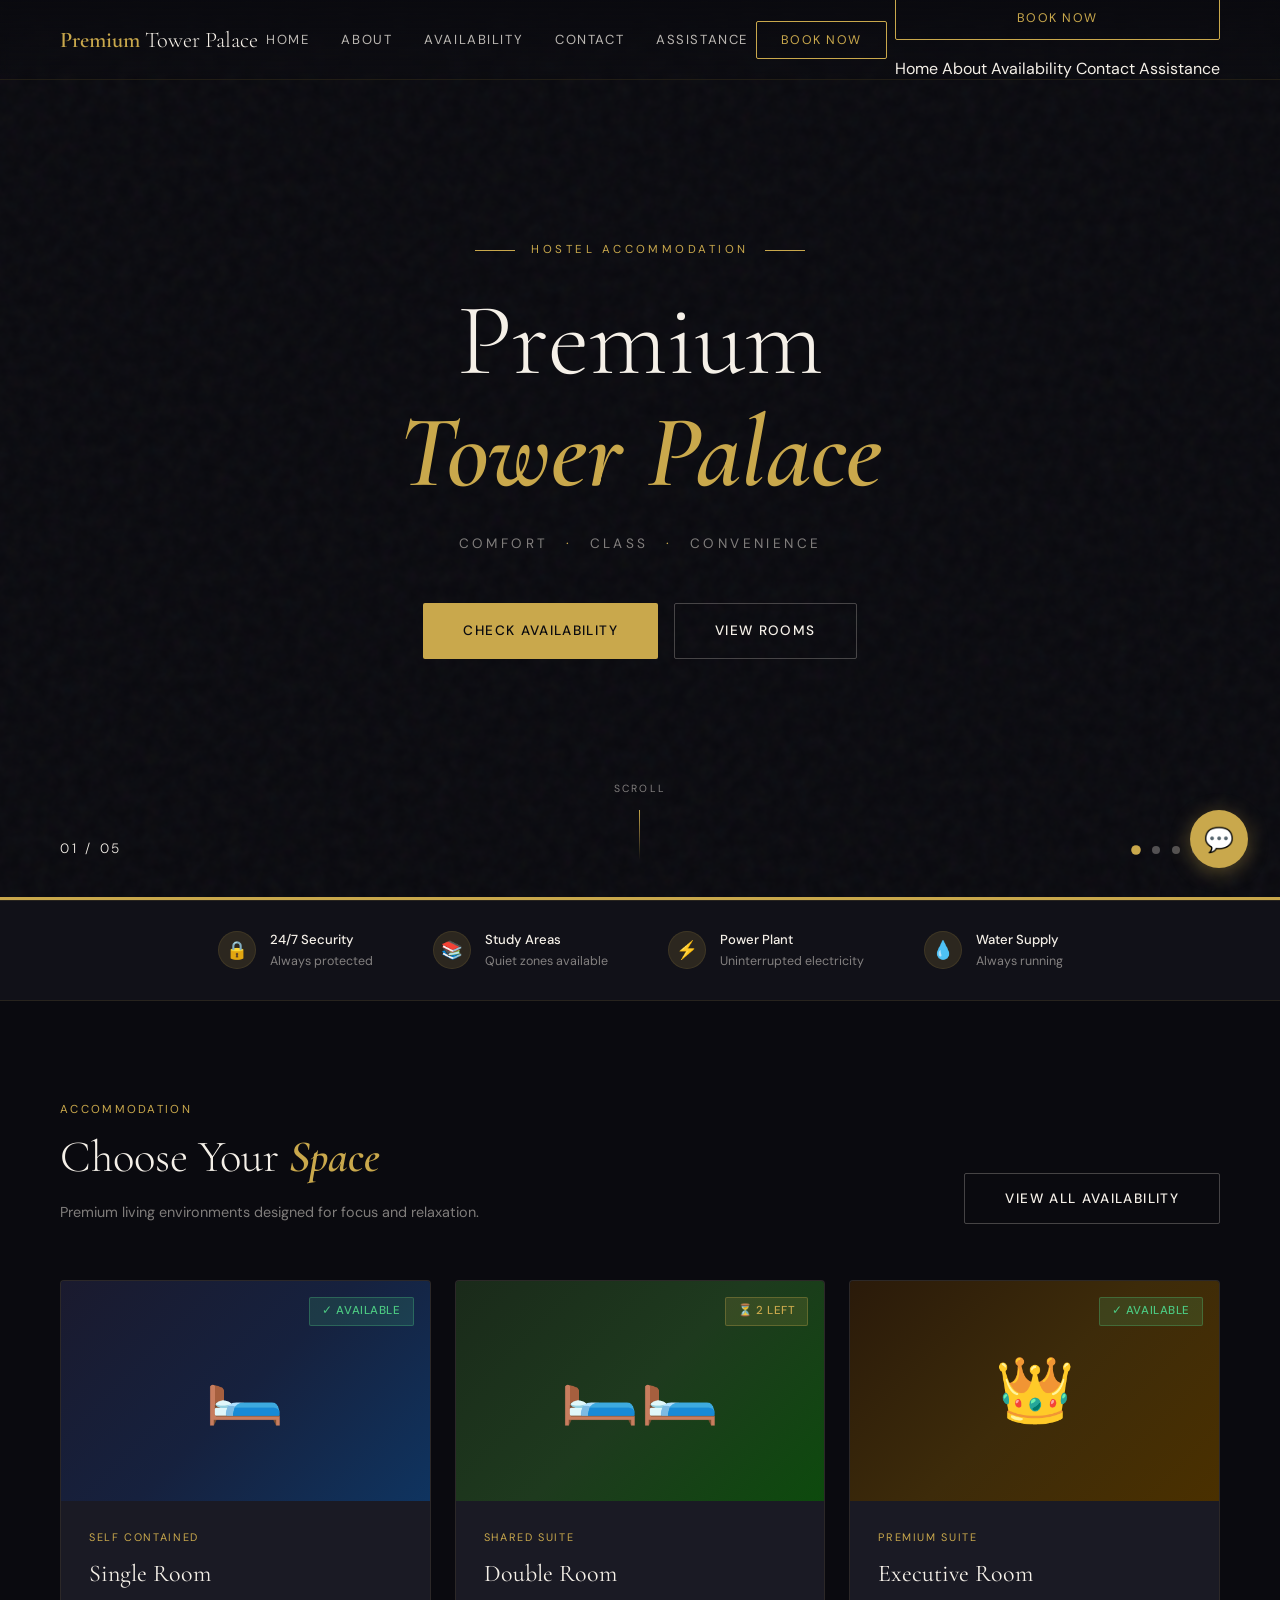
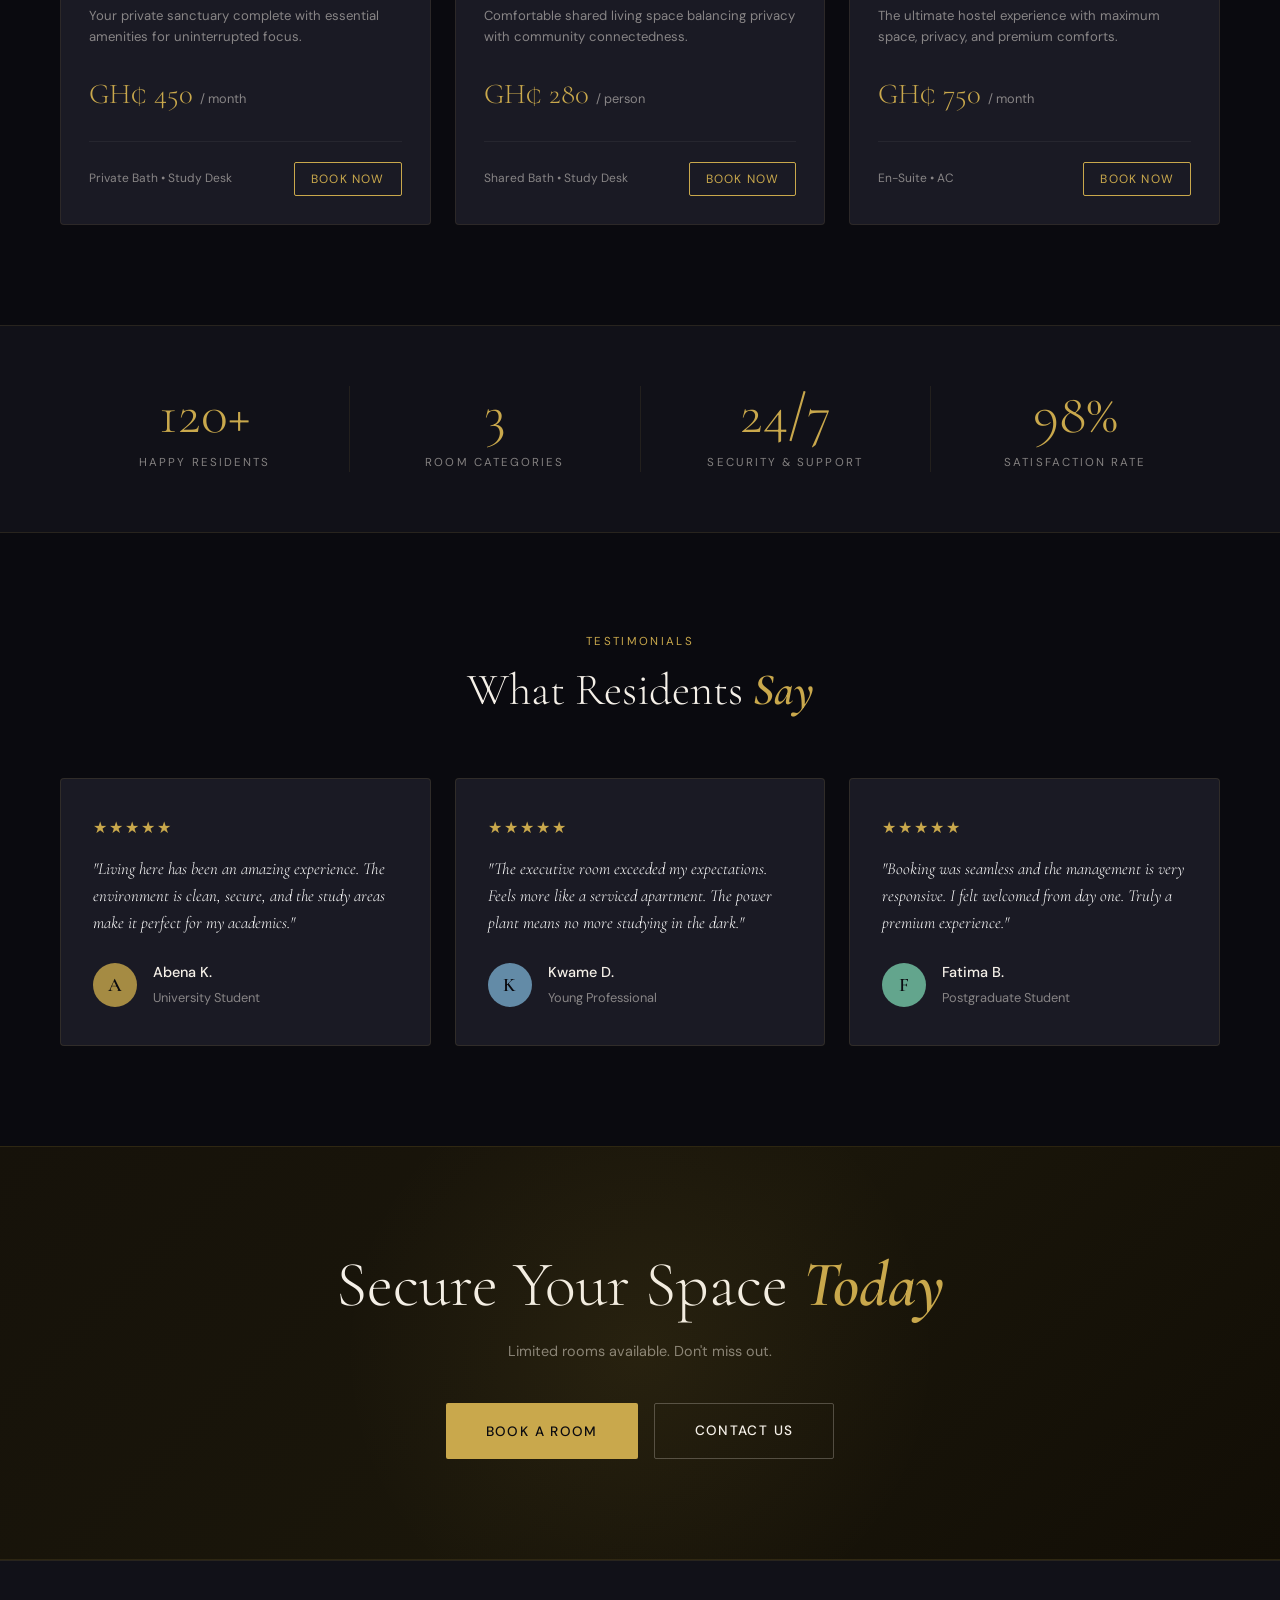
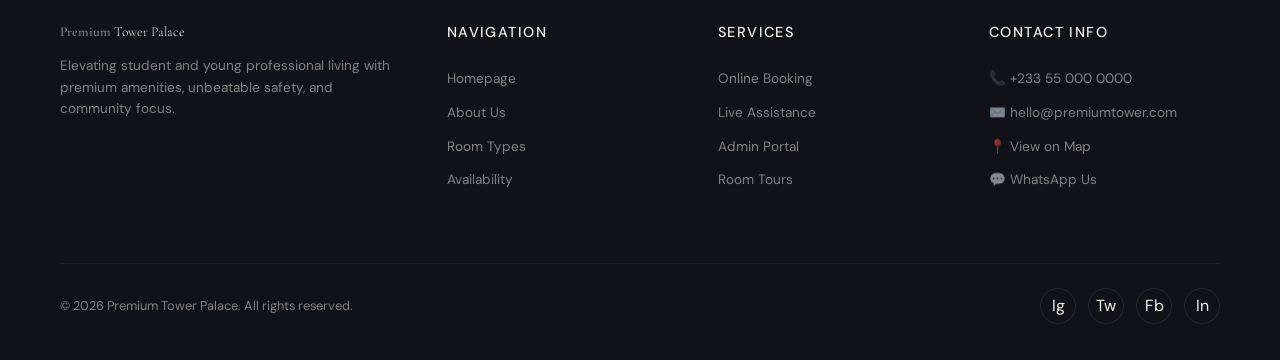
<file: client/index.html>
<!DOCTYPE html>
<html lang="en">
<head>
<meta charset="UTF-8">
<meta name="viewport" content="width=device-width, initial-scale=1.0">
<title>Premium Tower Palace | Hostel Accommodation</title>
<link rel="icon" type="image/svg+xml" href="favicon.svg">
<link rel="preconnect" href="https://fonts.googleapis.com">
<link rel="preconnect" href="https://fonts.gstatic.com" crossorigin>
<link href="https://fonts.googleapis.com/css2?family=Cormorant+Garamond:ital,wght@0,300;0,400;0,600;1,300;1,400&family=DM+Sans:wght@300;400;500&display=swap" rel="stylesheet">
<style>
:root {
  --gold: #C9A84C;
  --gold-light: #E8C97A;
  --gold-dim: rgba(201,168,76,0.15);
  --gold-border: rgba(201,168,76,0.12);
  --dark: #0A0A0F;
  --dark-2: #111118;
  --dark-3: #1A1A24;
  --cream: #F5F0E8;
  --text-muted: rgba(245,240,232,0.5);
  --nav-h: 80px;
  --transition: all 0.3s cubic-bezier(0.4, 0, 0.2, 1);
}

* { margin: 0; padding: 0; box-sizing: border-box; }

body {
  font-family: 'DM Sans', sans-serif;
  background-color: var(--dark);
  color: var(--cream);
  line-height: 1.6;
  overflow-x: hidden;
}

h1, h2, h3, .cormorant { font-family: 'Cormorant Garamond', serif; }

a { text-decoration: none; color: inherit; transition: var(--transition); }
button { font-family: 'DM Sans', sans-serif; cursor: pointer; border: none; outline: none; transition: var(--transition); }

em { font-style: italic; color: var(--gold); font-weight: 600; }

/* Navbar */
nav {
  position: fixed; top: 0; left: 0; right: 0; z-index: 100;
  height: var(--nav-h);
  background: linear-gradient(to bottom, rgba(10,10,15,0.95), transparent);
  backdrop-filter: blur(4px);
  border-bottom: 1px solid var(--gold-border);
  display: flex; justify-content: space-between; align-items: center;
  padding: 0 60px;
  transition: var(--transition);
}

.logo {
  font-family: 'Cormorant Garamond', serif;
  font-size: 1.4rem;
  font-weight: 600;
  color: var(--gold);
}
.logo span { color: var(--cream); font-weight: 300; }

.nav-links {
  display: flex; gap: 32px; align-items: center;
}
.nav-links a {
  font-size: 0.82rem; letter-spacing: 0.12em; text-transform: uppercase;
  opacity: 0.75; font-weight: 400;
}
.nav-links a:hover { opacity: 1; color: var(--gold); }

.nav-button {
  background: transparent; border: 1px solid var(--gold); color: var(--gold);
  padding: 10px 24px; border-radius: 2px; font-size: 0.78rem;
  letter-spacing: 0.12em; text-transform: uppercase;
}
.nav-button:hover { background: var(--gold); color: var(--dark); }

.hamburger {
  display: none; background: none; border: none; color: var(--cream); font-size: 1.5rem;
  cursor: pointer; z-index: 101;
}

/* Hero Section */
#hero {
  height: 100vh; min-height: 700px;
  display: flex; align-items: center; justify-content: center;
  overflow: hidden; position: relative;
}

.hero-layer { position: absolute; inset: 0; width: 100%; height: 100%; }

.layer-1 {
  background:
    radial-gradient(ellipse 80% 60% at 50% 30%, rgba(201,168,76,0.07) 0%, transparent 70%),
    radial-gradient(ellipse 60% 80% at 80% 80%, rgba(201,168,76,0.04) 0%, transparent 60%),
    linear-gradient(160deg, #0A0A0F 0%, #12121A 40%, #0E0E16 100%);
  z-index: 0;
}

.layer-2 {
  background-image:
    linear-gradient(to right, rgba(201,168,76,0.04) 1px, transparent 1px),
    linear-gradient(to bottom, rgba(201,168,76,0.04) 1px, transparent 1px);
  background-size: 80px 80px;
  -webkit-mask-image: radial-gradient(ellipse 70% 70% at 50% 50%, black 30%, transparent 80%);
  mask-image: radial-gradient(ellipse 70% 70% at 50% 50%, black 30%, transparent 80%);
  z-index: 1;
}

.layer-3 { z-index: 1; overflow: hidden; }
.layer-3::after {
  content: "";
  background-image: url("data:image/svg+xml,%3Csvg viewBox='0 0 200 200' xmlns='http://www.w3.org/2000/svg'%3E%3Cfilter id='noiseFilter'%3E%3CfeTurbulence type='fractalNoise' baseFrequency='0.65' numOctaves='3' stitchTiles='stitch'/%3E%3C/filter%3E%3Crect width='100%25' height='100%25' filter='url(%23noiseFilter)'/%3E%3C/svg%3E");
  opacity: 0.04;
  mix-blend-mode: overlay;
  pointer-events: none;
  animation: grain 0.5s steps(1) infinite;
  width: 200%; height: 200%;
  position: absolute; inset: -50%;
}

@keyframes grain {
  0%,100%{transform:translate(0,0)} 10%{transform:translate(-2%,-3%)}
  20%{transform:translate(-4%,2%)} 30%{transform:translate(3%,-1%)}
  40%{transform:translate(-1%,4%)} 50%{transform:translate(-3%,1%)}
  60%{transform:translate(4%,0)} 70%{transform:translate(-2%,3%)}
  80%{transform:translate(2%,-2%)} 90%{transform:translate(-3%,2%)}
}

@keyframes fadeUp {
  from { opacity: 0; transform: translateY(40px); }
  to   { opacity: 1; transform: translateY(0); }
}

@keyframes scaleY {
  0% { transform: scaleY(0); transform-origin: top; }
  50% { transform: scaleY(1); transform-origin: top; }
  51% { transform: scaleY(1); transform-origin: bottom; }
  100% { transform: scaleY(0); transform-origin: bottom; }
}

.hero-content {
  position: relative; z-index: 2; text-align: center; max-width: 800px;
  animation: fadeUp 1.2s cubic-bezier(0.16,1,0.3,1) both;
  display: flex; flex-direction: column; align-items: center;
}

.hero-eyebrow {
  font-size: 0.72rem; letter-spacing: 0.3em; text-transform: uppercase; color: var(--gold);
  display: flex; align-items: center; gap: 16px; margin-bottom: 24px;
}
.hero-eyebrow::before, .hero-eyebrow::after {
  content: ""; display: block; width: 40px; height: 1px; background: var(--gold);
}

.hero-h1 {
  font-size: clamp(3rem, 8vw, 6.5rem); font-weight: 300; color: var(--cream);
  line-height: 1.1; margin-bottom: 24px;
}
.hero-h1 strong { display: block; font-style: italic; color: var(--gold); font-weight: 600; }

.hero-tagline {
  font-size: 0.85rem; letter-spacing: 0.25em; text-transform: uppercase;
  color: var(--text-muted); margin-bottom: 48px;
}
.hero-tagline .dot { color: var(--gold); margin: 0 10px; }

.hero-buttons { display: flex; flex-direction: row; gap: 16px; justify-content: center; }

.btn-primary {
  background: var(--gold); color: var(--dark);
  padding: 16px 40px; border-radius: 2px; font-weight: 500;
  font-size: 0.85rem; text-transform: uppercase; letter-spacing: 0.1em;
}
.btn-primary:hover {
  background: var(--gold-light); transform: translateY(-2px);
  box-shadow: 0 4px 15px rgba(201,168,76,0.3);
}

.btn-outline {
  background: transparent; border: 1px solid rgba(245,240,232,0.25); color: var(--cream);
  padding: 16px 40px; border-radius: 2px; font-weight: 500;
  font-size: 0.85rem; text-transform: uppercase; letter-spacing: 0.1em;
}
.btn-outline:hover { border-color: var(--gold); color: var(--gold); }

.scroll-indicator {
  position: absolute; bottom: 40px; left: 50%; transform: translateX(-50%);
  display: flex; flex-direction: column; align-items: center; gap: 12px;
  cursor: pointer; z-index: 2;
  animation: fadeUp 1.4s 0.4s both;
}
.scroll-indicator span {
  font-size: 0.65rem; letter-spacing: 0.2em; text-transform: uppercase; color: var(--text-muted);
}
.scroll-line {
  width: 1px; height: 50px; background: linear-gradient(to bottom, var(--gold), transparent);
  animation: scaleY 2s infinite ease-in-out;
}

/* Slideshow */
.slider {
  position: absolute;
  inset: 0;
  width: 100%;
  height: 100%;
  z-index: 0;
  overflow: hidden;
}
.slide {
  position: absolute;
  inset: 0;
  width: 100%;
  height: 100%;
  background-size: cover;
  background-position: center;
  opacity: 0;
  /* Cinematic swipe: slide slightly from right and scale down */
  transform: translateX(50px) scale(1.05);
  transition: opacity 1.2s cubic-bezier(0.25, 1, 0.5, 1), transform 1.2s cubic-bezier(0.25, 1, 0.5, 1);
}
.slide.active {
  opacity: 1;
  transform: translateX(0) scale(1);
}
.slide.prev {
  opacity: 0;
  transform: translateX(-50px) scale(1.05);
}
.vignette {
  position: absolute;
  inset: 0;
  background: radial-gradient(circle at center, transparent 30%, rgba(10, 10, 15, 0.8) 100%), 
              linear-gradient(to bottom, rgba(10, 10, 15, 0.4) 0%, rgba(10, 10, 15, 0.95) 100%);
  z-index: 1;
}

/* Slider Controls */
.slider-controls {
  position: absolute;
  bottom: 0;
  left: 0;
  width: 100%;
  padding: 0 60px 40px;
  display: flex;
  justify-content: space-between;
  align-items: flex-end;
  z-index: 3;
}
.slide-counter {
  font-family: 'DM Sans', sans-serif;
  font-size: 0.85rem;
  letter-spacing: 0.2em;
  color: var(--cream);
  font-weight: 300;
  width: 100px;
}
.scroll-indicator-wrap {
  display: flex; flex-direction: column; align-items: center; gap: 12px;
  cursor: pointer; z-index: 2;
  animation: fadeUp 1.4s 0.4s both;
}
.slide-dots {
  display: flex;
  gap: 12px;
  width: 100px;
  justify-content: flex-end;
  padding-bottom: 6px;
}
.slide-dot {
  width: 8px;
  height: 8px;
  border-radius: 50%;
  background: rgba(245,240,232,0.3);
  cursor: pointer;
  transition: var(--transition);
}
.slide-dot.active {
  background: var(--gold);
  transform: scale(1.2);
}

.slider-progress {
  position: absolute;
  bottom: 0;
  left: 0;
  height: 3px;
  background: rgba(255, 255, 255, 0.05);
  width: 100%;
  z-index: 4;
}
.slider-progress-bar {
  height: 100%;
  width: 0%;
  background: var(--gold);
}

/* Highlights */
#highlights {
  background: var(--dark-2);
  border-top: 1px solid var(--gold-border); border-bottom: 1px solid var(--gold-border);
  display: flex; justify-content: center; flex-wrap: wrap; gap: 60px; padding: 28px 60px;
}
.highlight-item { display: flex; align-items: center; gap: 14px; }
.highlight-icon {
  width: 38px; height: 38px; border-radius: 50%;
  background: var(--gold-dim); border: 1px solid var(--gold-border);
  display: flex; align-items: center; justify-content: center; font-size: 1.1rem;
}
.highlight-text strong {
  display: block; font-size: 0.82rem; color: var(--cream); font-weight: 500; margin-bottom: 2px;
}
.highlight-text span { display: block; font-size: 0.78rem; color: var(--text-muted); }

/* Rooms Section */
#rooms, #testimonials { background: var(--dark); padding: 100px 60px; }

.section-header { margin-bottom: 56px; }
.header-row { display: flex; justify-content: space-between; align-items: flex-end; margin-bottom: 56px; }
.section-tag { font-size: 0.72rem; letter-spacing: 0.2em; text-transform: uppercase; color: var(--gold); margin-bottom: 12px; display: block; }
.section-heading { font-size: 2.8rem; font-weight: 300; color: var(--cream); line-height: 1.2; }
.section-subtext { font-size: 0.9rem; color: var(--text-muted); margin-top: 16px; max-width: 500px; }

.rooms-grid { display: grid; grid-template-columns: repeat(3, 1fr); gap: 24px; }
.room-card {
  background: var(--dark-3); border: 1px solid rgba(201,168,76,0.1); border-radius: 4px;
  overflow: hidden; transition: var(--transition); display: flex; flex-direction: column;
}
.room-card:hover { transform: translateY(-8px); border-color: rgba(201,168,76,0.4); box-shadow: 0 15px 30px rgba(0,0,0,0.5); }

.room-img { height: 220px; position: relative; display: flex; align-items: center; justify-content: center; font-size: 4rem; }
.room-single { background: linear-gradient(135deg, #1a1a2e, #16213e, #0f3460); }
.room-double { background: linear-gradient(135deg, #1a2a1a, #1e3a1e, #0d4a0d); }
.room-exec   { background: linear-gradient(135deg, #2a1a0a, #3d2b0a, #4a3000); }

.status-badge {
  position: absolute; top: 16px; right: 16px;
  padding: 4px 12px; border-radius: 2px; font-size: 0.72rem; font-weight: 500; letter-spacing: 0.05em; text-transform: uppercase;
}
.badge-avail { background: rgba(76,201,130,0.15); color: #4CC982; border: 1px solid rgba(76,201,130,0.3); }
.badge-limited { background: rgba(201,168,76,0.15); color: var(--gold); border: 1px solid rgba(201,168,76,0.3); }

.room-body { padding: 28px; display: flex; flex-direction: column; flex-grow: 1; }
.room-type { font-size: 0.68rem; color: var(--gold); text-transform: uppercase; letter-spacing: 0.15em; margin-bottom: 8px; }
.room-name { font-family: 'Cormorant Garamond', serif; font-size: 1.5rem; margin-bottom: 12px; color: var(--cream); font-weight: 400; }
.room-desc { font-size: 0.82rem; color: var(--text-muted); margin-bottom: 24px; flex-grow: 1; }
.room-price { font-family: 'Cormorant Garamond', serif; font-size: 1.8rem; color: var(--gold); font-weight: 300; margin-bottom: 24px; }
.room-price span { font-family: 'DM Sans', sans-serif; font-size: 0.8rem; color: var(--text-muted); font-weight: 400; }

.room-footer { display: flex; justify-content: space-between; align-items: center; border-top: 1px solid rgba(255,255,255,0.05); padding-top: 20px; }
.room-features { font-size: 0.75rem; color: var(--text-muted); }
.btn-book-sm { background: transparent; border: 1px solid var(--gold); color: var(--gold); padding: 8px 16px; border-radius: 2px; font-size: 0.75rem; text-transform: uppercase; letter-spacing: 0.1em; }
.btn-book-sm:hover { background: var(--gold); color: var(--dark); }

/* Stats Strip */
#stats {
  background: var(--dark-2); padding: 60px;
  border-top: 1px solid var(--gold-border); border-bottom: 1px solid var(--gold-border);
  display: flex; justify-content: center; flex-wrap: wrap; text-align: center;
}
.stat-item {
  flex: 1; padding: 0 20px; border-right: 1px solid rgba(201,168,76,0.1);
}
.stat-item:last-child { border-right: none; }
.stat-num { font-family: 'Cormorant Garamond', serif; font-size: 3.5rem; font-weight: 300; color: var(--gold); line-height: 1; margin-bottom: 12px; }
.stat-label { font-size: 0.72rem; letter-spacing: 0.18em; text-transform: uppercase; color: var(--text-muted); }

/* Testimonials */
.testi-header { text-align: center; margin-bottom: 60px; display: flex; flex-direction: column; align-items: center; }
.testi-grid { display: grid; grid-template-columns: repeat(3, 1fr); gap: 24px; }
.testi-card {
  background: var(--dark-3); border: 1px solid rgba(201,168,76,0.12); border-radius: 4px; padding: 36px 32px;
  transition: var(--transition); display: flex; flex-direction: column;
}
.testi-card:hover { border-color: rgba(201,168,76,0.4); }
.stars { color: var(--gold); margin-bottom: 16px; letter-spacing: 2px; }
.quote { font-family: 'Cormorant Garamond', serif; font-size: 1.05rem; font-weight: 300; font-style: italic; color: #fff; margin-bottom: 24px; flex-grow: 1; }
.author-row { display: flex; align-items: center; gap: 16px; }
.avatar { width: 44px; height: 44px; border-radius: 50%; display: flex; align-items: center; justify-content: center; font-family: 'Cormorant Garamond', serif; font-size: 1.2rem; color: var(--dark); font-weight: 600; }
.bg-gold { background: rgba(201,168,76,0.8); }
.bg-blue { background: rgba(118,168,201,0.8); }
.bg-green { background: rgba(118,201,168,0.8); }
.author-info strong { display: block; font-size: 0.9rem; color: var(--cream); font-weight: 500; }
.author-info span { font-size: 0.8rem; color: var(--text-muted); }

/* CTA Banner */
#cta {
  background: linear-gradient(135deg, #16120A, #1A160A, #120E06); padding: 100px 60px;
  border-top: 1px solid var(--gold-border); border-bottom: 1px solid var(--gold-border);
  text-align: center; position: relative; overflow: hidden;
}
#cta::before {
  content: ""; position: absolute; top: 50%; left: 50%; transform: translate(-50%, -50%);
  width: 600px; height: 600px; border-radius: 50%;
  background: radial-gradient(circle, rgba(201,168,76,0.08) 0%, transparent 70%); pointer-events: none;
}
#cta .section-heading { font-size: clamp(2.2rem, 5vw, 4rem); margin-bottom: 16px; }
#cta .section-subtext { margin: 0 auto 40px; }
#cta .hero-buttons { position: relative; z-index: 2; }

/* Footer */
footer { background: var(--dark-2); padding: 60px 60px 36px; border-top: 1px solid var(--gold-border); }
.footer-grid { display: grid; grid-template-columns: 1.5fr 1fr 1fr 1fr; gap: 40px; margin-bottom: 60px; }
.footer-col h4 { font-size: 0.9rem; font-weight: 500; color: var(--cream); margin-bottom: 24px; text-transform: uppercase; letter-spacing: 0.1em; }
.footer-col p, .footer-col a { font-size: 0.85rem; color: var(--text-muted); display: block; margin-bottom: 12px; }
.footer-brand { margin-bottom: 20px; display: inline-block; }
.footer-col a:hover { color: var(--gold); }
.footer-bottom { display: flex; justify-content: space-between; align-items: center; border-top: 1px solid rgba(255,255,255,0.05); padding-top: 24px; }
.copyright { font-size: 0.8rem; color: var(--text-muted); }
.socials { display: flex; gap: 12px; }
.social-btn { width: 36px; height: 36px; border-radius: 50%; border: 1px solid rgba(255,255,255,0.1); background: transparent; display: flex; align-items: center; justify-content: center; color: var(--cream); }
.social-btn:hover { border-color: var(--gold); color: var(--gold); }

/* Chat FAB */
.chat-fab {
  position: fixed; bottom: 32px; right: 32px; z-index: 200;
  width: 58px; height: 58px; border-radius: 50%; background: var(--gold); color: var(--dark);
  display: flex; align-items: center; justify-content: center; font-size: 1.5rem;
  box-shadow: 0 4px 20px rgba(201,168,76,0.4); animation: pulse 2s infinite;
}
@keyframes pulse {
  0% { box-shadow: 0 0 0 0 rgba(201,168,76,0.7); }
  70% { box-shadow: 0 0 0 15px rgba(201,168,76,0); }
  100% { box-shadow: 0 0 0 0 rgba(201,168,76,0); }
}

/* Modal */
.modal-overlay {
  position: fixed; top: 0; left: 0; right: 0; bottom: 0;
  background: rgba(0,0,0,0.8); backdrop-filter: blur(8px); z-index: 1000;
  display: flex; align-items: center; justify-content: center;
  opacity: 0; pointer-events: none; transition: var(--transition);
}
.modal-overlay.active { opacity: 1; pointer-events: all; }
.modal-card {
  background: var(--dark-3); border: 1px solid var(--gold); border-radius: 4px;
  padding: 48px; width: 100%; max-width: 520px; position: relative;
  transform: translateY(20px); transition: transform 0.4s cubic-bezier(0.16,1,0.3,1);
}
.modal-overlay.active .modal-card { transform: translateY(0); }
.modal-close {
  position: absolute; top: 24px; right: 24px; background: none; border: none;
  color: var(--text-muted); font-size: 1.5rem; padding: 4px; border-radius: 2px;
}
.modal-close:hover { color: var(--gold); }
.modal-card h3 { font-size: 2rem; color: var(--cream); margin-bottom: 8px; }
.modal-card p { font-size: 0.9rem; color: var(--text-muted); margin-bottom: 32px; }

.form-group { margin-bottom: 20px; }
.form-row { display: grid; grid-template-columns: 1fr 1fr; gap: 20px; }
.form-label { display: block; font-size: 0.8rem; color: var(--text-muted); margin-bottom: 8px; text-transform: uppercase; letter-spacing: 0.05em; }
.form-input {
  width: 100%; background: rgba(255,255,255,0.04); border: 1px solid rgba(201,168,76,0.15);
  border-radius: 2px; padding: 14px 16px; color: var(--cream); font-family: 'DM Sans', sans-serif; font-size: 0.95rem;
  outline: none; transition: border-color 0.3s;
}
.form-input:focus { border-color: var(--gold); }
.btn-submit {
  width: 100%; background: var(--gold); color: var(--dark); padding: 16px; border-radius: 2px;
  font-weight: 500; font-size: 0.9rem; text-transform: uppercase; letter-spacing: 0.1em; margin-top: 12px;
}
.btn-submit:hover { background: var(--gold-light); }
.success-state { text-align: center; display: none; padding: 20px 0; }
.success-icon { font-size: 4rem; color: var(--gold); margin-bottom: 24px; }

/* Responsive */
@media (max-width: 1024px) {
  nav { padding: 0 30px; }
  .nav-links, .nav-button { display: none; }
  .hamburger { display: block; }
  .nav-menu-mobile {
    position: absolute; top: var(--nav-h); left: 0; right: 0;
    background: rgba(10,10,15,0.98); border-bottom: 1px solid var(--gold-border);
    flex-direction: column; padding: 20px 30px; gap: 20px; display: none;
  }
  .nav-menu-mobile.open { display: flex; }
  .rooms-grid { grid-template-columns: 1fr; max-width: 460px; margin: 0 auto; }
  .testi-grid { grid-template-columns: 1fr; }
  .stat-item { flex: 1 1 50%; border-right: none; border-bottom: 1px solid rgba(201,168,76,0.1); padding: 30px 0; }
  #stats { padding: 30px; }
  .footer-grid { grid-template-columns: 1fr 1fr; }
  .header-row { flex-direction: column; align-items: flex-start; gap: 24px; }
}
@media (max-width: 600px) {
  #rooms, #testimonials, #cta, footer, #highlights { padding: 60px 20px; }
  #stats { padding: 20px; }
  .hero-buttons { flex-direction: column; width: 100%; padding: 0 20px; }
  .btn-primary, .btn-outline { width: 100%; }
  .footer-grid { grid-template-columns: 1fr; gap: 32px; }
  .form-row { grid-template-columns: 1fr; gap: 0; }
  .modal-card { padding: 32px 24px; }
  .highlight-item { width: 100%; justify-content: center; }
}
</style>
</head>
<body>

<nav id="navbar">
  <a href="index.html" class="logo">Premium <span>Tower Palace</span></a>
  <div class="nav-links">
    <a href="index.html">Home</a>
    <a href="about.html">About</a>
    <a href="availability.html">Availability</a>
    <a href="contact.html">Contact</a>
    <a href="assistance.html">Assistance</a>
  </div>
  <button class="nav-button" onclick="window.location.href='booking.html'">Book Now</button>
  <button class="hamburger" id="hamburgerBtn" onclick="toggleMobileNav()">☰</button>
  <div class="nav-menu-mobile" id="mobileNav">
    <a href="booking.html" class="nav-button" style="display:block; text-align:center; margin-bottom:16px;">Book Now</a>
    <a href="index.html">Home</a>
    <a href="about.html">About</a>
    <a href="availability.html">Availability</a>
    <a href="contact.html">Contact</a>
    <a href="assistance.html">Assistance</a>
  </div>
</nav>

<section id="hero">
  <!-- Slideshow -->
  <div class="slider" id="heroSlider">
    <div class="slide active" style="background-image: url('https://images.unsplash.com/photo-1555854877-bab0e564b8d5?w=1600&q=80');"></div>
    <div class="slide" style="background-image: url('https://images.unsplash.com/photo-1630699144867-37acec97df5a?w=1600&q=80');"></div>
    <div class="slide" style="background-image: url('https://images.unsplash.com/photo-1562663474-6cbb3eaa4d14?w=1600&q=80');"></div>
    <div class="slide" style="background-image: url('https://images.unsplash.com/photo-1497366216548-37526070297c?w=1600&q=80');"></div>
    <div class="slide" style="background-image: url('https://images.unsplash.com/photo-1513694203232-719a280e022f?w=1600&q=80');"></div>
  </div>
  
  <div class="vignette"></div>
  <div class="hero-layer layer-3"></div>

  <div class="hero-content">
    <div class="hero-eyebrow">Hostel Accommodation</div>
    <h1 class="hero-h1">Premium<br><strong>Tower Palace</strong></h1>
    <div class="hero-tagline">Comfort <span class="dot">·</span> Class <span class="dot">·</span> Convenience</div>
    <div class="hero-buttons">
      <button class="btn-primary" onclick="window.location.href='availability.html'">Check Availability</button>
      <a href="#rooms" class="btn-outline" style="display:inline-flex; align-items:center; justify-content:center;">View Rooms</a>
    </div>
  </div>

  <div class="slider-controls">
    <div class="slide-counter"><span id="currentSlideNum">01</span> / 05</div>
    
    <div class="scroll-indicator-wrap" onclick="document.getElementById('highlights').scrollIntoView({behavior: 'smooth'})">
      <span style="font-size: 0.65rem; letter-spacing: 0.2em; text-transform: uppercase; color: var(--text-muted);">Scroll</span>
      <div class="scroll-line"></div>
    </div>
    
    <div class="slide-dots" id="slideDots">
      <div class="slide-dot active" onclick="goToSlide(0)"></div>
      <div class="slide-dot" onclick="goToSlide(1)"></div>
      <div class="slide-dot" onclick="goToSlide(2)"></div>
      <div class="slide-dot" onclick="goToSlide(3)"></div>
      <div class="slide-dot" onclick="goToSlide(4)"></div>
    </div>
  </div>

  <div class="slider-progress">
    <div class="slider-progress-bar" id="sliderProgress"></div>
  </div>
</section>

<div id="highlights">
  <div class="highlight-item">
    <div class="highlight-icon">🔒</div>
    <div class="highlight-text"><strong>24/7 Security</strong><span>Always protected</span></div>
  </div>
  <div class="highlight-item">
    <div class="highlight-icon">📚</div>
    <div class="highlight-text"><strong>Study Areas</strong><span>Quiet zones available</span></div>
  </div>
  <div class="highlight-item">
    <div class="highlight-icon">⚡</div>
    <div class="highlight-text"><strong>Power Plant</strong><span>Uninterrupted electricity</span></div>
  </div>
  <div class="highlight-item">
    <div class="highlight-icon">💧</div>
    <div class="highlight-text"><strong>Water Supply</strong><span>Always running</span></div>
  </div>
</div>

<section id="rooms">
  <div class="header-row">
    <div>
      <span class="section-tag">Accommodation</span>
      <h2 class="section-heading">Choose Your <em>Space</em></h2>
      <p class="section-subtext">Premium living environments designed for focus and relaxation.</p>
    </div>
    <button class="btn-outline">View All Availability</button>
  </div>
  
  <div class="rooms-grid">
    <div class="room-card">
      <div class="room-img room-single">
        🛏️
        <div class="status-badge badge-avail">✓ Available</div>
      </div>
      <div class="room-body">
        <span class="room-type">Self Contained</span>
        <h3 class="room-name">Single Room</h3>
        <p class="room-desc">Your private sanctuary complete with essential amenities for uninterrupted focus.</p>
        <div class="room-price">GH₵ 450 <span>/ month</span></div>
        <div class="room-footer">
          <div class="room-features">Private Bath • Study Desk</div>
          <button class="btn-book-sm" onclick="window.location.href='booking.html?room=single'">Book Now</button>
        </div>
      </div>
    </div>
    
    <div class="room-card">
      <div class="room-img room-double">
        🛏️🛏️
        <div class="status-badge badge-limited">⏳ 2 Left</div>
      </div>
      <div class="room-body">
        <span class="room-type">Shared Suite</span>
        <h3 class="room-name">Double Room</h3>
        <p class="room-desc">Comfortable shared living space balancing privacy with community connectedness.</p>
        <div class="room-price">GH₵ 280 <span>/ person</span></div>
        <div class="room-footer">
          <div class="room-features">Shared Bath • Study Desk</div>
          <button class="btn-book-sm" onclick="window.location.href='booking.html?room=double'">Book Now</button>
        </div>
      </div>
    </div>
    
    <div class="room-card">
      <div class="room-img room-exec">
        👑
        <div class="status-badge badge-avail">✓ Available</div>
      </div>
      <div class="room-body">
        <span class="room-type">Premium Suite</span>
        <h3 class="room-name">Executive Room</h3>
        <p class="room-desc">The ultimate hostel experience with maximum space, privacy, and premium comforts.</p>
        <div class="room-price">GH₵ 750 <span>/ month</span></div>
        <div class="room-footer">
          <div class="room-features">En-Suite • AC</div>
          <button class="btn-book-sm" onclick="window.location.href='booking.html?room=executive'">Book Now</button>
        </div>
      </div>
    </div>
  </div>
</section>

<div id="stats">
  <div class="stat-item"><div class="stat-num">120+</div><div class="stat-label">Happy Residents</div></div>
  <div class="stat-item"><div class="stat-num">3</div><div class="stat-label">Room Categories</div></div>
  <div class="stat-item"><div class="stat-num">24/7</div><div class="stat-label">Security & Support</div></div>
  <div class="stat-item"><div class="stat-num">98%</div><div class="stat-label">Satisfaction Rate</div></div>
</div>

<section id="testimonials">
  <div class="testi-header">
    <span class="section-tag">Testimonials</span>
    <h2 class="section-heading">What Residents <em>Say</em></h2>
  </div>
  
  <div class="testi-grid">
    <div class="testi-card">
      <div class="stars">★★★★★</div>
      <p class="quote">"Living here has been an amazing experience. The environment is clean, secure, and the study areas make it perfect for my academics."</p>
      <div class="author-row">
        <div class="avatar bg-gold">A</div>
        <div class="author-info"><strong>Abena K.</strong><span>University Student</span></div>
      </div>
    </div>
    
    <div class="testi-card">
      <div class="stars">★★★★★</div>
      <p class="quote">"The executive room exceeded my expectations. Feels more like a serviced apartment. The power plant means no more studying in the dark."</p>
      <div class="author-row">
        <div class="avatar bg-blue">K</div>
        <div class="author-info"><strong>Kwame D.</strong><span>Young Professional</span></div>
      </div>
    </div>
    
    <div class="testi-card">
      <div class="stars">★★★★★</div>
      <p class="quote">"Booking was seamless and the management is very responsive. I felt welcomed from day one. Truly a premium experience."</p>
      <div class="author-row">
        <div class="avatar bg-green">F</div>
        <div class="author-info"><strong>Fatima B.</strong><span>Postgraduate Student</span></div>
      </div>
    </div>
  </div>
</section>

<section id="cta">
  <h2 class="section-heading cormorant">Secure Your Space <em>Today</em></h2>
  <p class="section-subtext" style="color:var(--text-muted)">Limited rooms available. Don't miss out.</p>
  <div class="hero-buttons">
    <button class="btn-primary" onclick="window.location.href='booking.html'">Book a Room</button>
    <a href="contact.html" class="btn-outline" style="display:inline-flex; align-items:center; justify-content:center;">Contact Us</a>
  </div>
</section>

<footer>
  <div class="footer-grid">
    <div class="footer-col" style="grid-column: span 1.5;">
      <a href="#" class="logo footer-brand">Premium <span>Tower Palace</span></a>
      <p>Elevating student and young professional living with premium amenities, unbeatable safety, and community focus.</p>
    </div>
    <div class="footer-col">
      <h4>Navigation</h4>
      <a href="#">Homepage</a>
      <a href="#">About Us</a>
      <a href="#rooms">Room Types</a>
      <a href="#">Availability</a>
    </div>
    <div class="footer-col">
      <h4>Services</h4>
      <a href="booking.html">Online Booking</a>
      <a href="#">Live Assistance</a>
      <a href="#">Admin Portal</a>
      <a href="#">Room Tours</a>
    </div>
    <div class="footer-col">
      <h4>Contact Info</h4>
      <!-- [PLACEHOLDER] -->
      <p>📞 +233 55 000 0000</p>
      <!-- [PLACEHOLDER] -->
      <p>✉️ hello@premiumtower.com</p>
      <p>📍 View on Map</p>
      <p>💬 WhatsApp Us</p>
    </div>
  </div>
  <div class="footer-bottom">
    <div class="copyright">&copy; 2026 Premium Tower Palace. All rights reserved.</div>
    <div class="socials">
      <a href="#" class="social-btn">Ig</a>
      <a href="#" class="social-btn">Tw</a>
      <a href="#" class="social-btn">Fb</a>
      <a href="#" class="social-btn">In</a>
    </div>
  </div>
</footer>

<button class="chat-fab" onclick="window.location.href='assistance.html'">💬</button>



<script>
// Navbar Scroll Effect
window.addEventListener('scroll', () => {
  const nav = document.getElementById('navbar');
  nav.style.background = window.scrollY > 80 
    ? 'rgba(10,10,15,0.98)' 
    : 'linear-gradient(to bottom, rgba(10,10,15,0.95), transparent)';
});

// Mobile Nav Toggle
function toggleMobileNav() {
  const menu = document.getElementById('mobileNav');
  const btn = document.getElementById('hamburgerBtn');
  menu.classList.toggle('open');
  btn.innerText = menu.classList.contains('open') ? '✕' : '☰';
}



// Scroll Reveal Observer
const observer = new IntersectionObserver((entries) => {
  entries.forEach(e => {
    if (e.isIntersecting) {
      e.target.style.opacity = '1';
      e.target.style.transform = 'translateY(0)';
      observer.unobserve(e.target); // Optional: only animate once
    }
  });
}, { threshold: 0.1 });

document.querySelectorAll('.room-card, .testi-card, .stat-item, .highlight-item')
  .forEach(el => {
    el.style.opacity = '0';
    el.style.transform = 'translateY(30px)';
    el.style.transition = 'opacity 0.6s ease, transform 0.6s ease';
    observer.observe(el);
  });

// Slideshow Logic
const slides = document.querySelectorAll('.slide');
const dots = document.querySelectorAll('.slide-dot');
const currentSlideNum = document.getElementById('currentSlideNum');
const progressBar = document.getElementById('sliderProgress');

let currentSlide = 0;
const slideCount = slides.length;
const slideDuration = 5000;
let slideInterval;
let startTime;

function updateSlides(newIndex) {
  // Mark previous active slide so it slides out correctly
  slides.forEach((sl, idx) => {
    if (sl.classList.contains('active')) sl.classList.replace('active', 'prev');
    else sl.classList.remove('prev', 'active');
  });

  slides[newIndex].classList.add('active');
  
  dots.forEach(d => d.classList.remove('active'));
  dots[newIndex].classList.add('active');
  
  currentSlideNum.textContent = String(newIndex + 1).padStart(2, '0');
  
  currentSlide = newIndex;
  resetProgress();
}

function nextSlide() {
  const next = (currentSlide + 1) % slideCount;
  updateSlides(next);
}

function goToSlide(index) {
  if (index === currentSlide) return;
  updateSlides(index);
}

function resetProgress() {
  clearInterval(slideInterval);
  progressBar.style.transition = 'none';
  progressBar.style.width = '0%';
  
  // Force reflow
  void progressBar.offsetWidth;
  
  startTime = Date.now();
  progressBar.style.transition = `width ${slideDuration}ms linear`;
  progressBar.style.width = '100%';
  
  slideInterval = setInterval(nextSlide, slideDuration);
}

// Initialize slideshow
resetProgress();
</script>

</body>
</html>
</file>
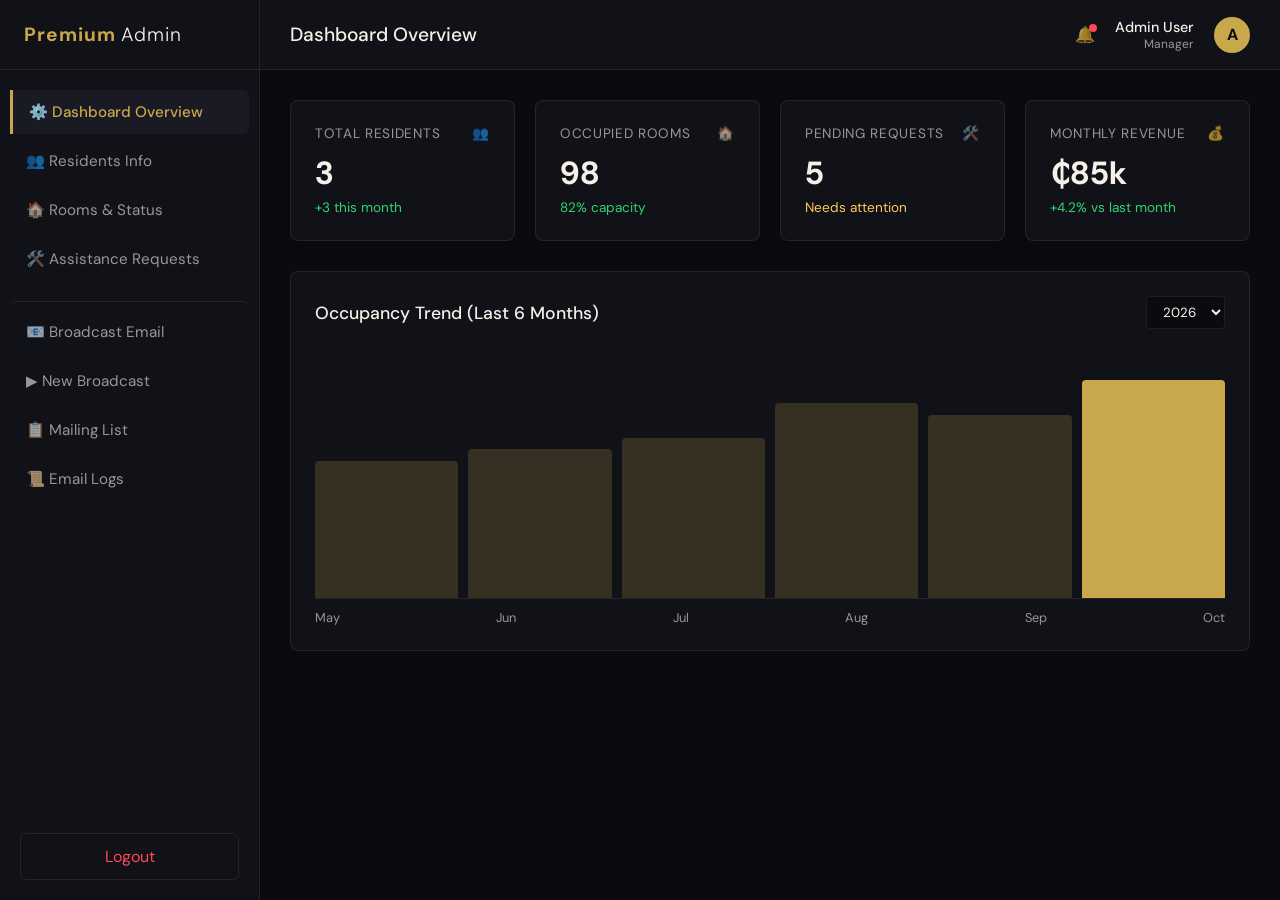
<file: client/admin.html>
<!DOCTYPE html>
<html lang="en">
<head>
<meta charset="UTF-8">
<meta name="viewport" content="width=device-width, initial-scale=1.0">
<title>Admin Portal | Premium Tower Palace</title>
<link rel="icon" type="image/svg+xml" href="favicon.svg">
<link rel="preconnect" href="https://fonts.googleapis.com">
<link rel="preconnect" href="https://fonts.gstatic.com" crossorigin>
<link href="https://fonts.googleapis.com/css2?family=DM+Sans:wght@300;400;500;700&display=swap" rel="stylesheet">
<style>
:root {
  --gold: #C9A84C;
  --gold-hover: #E8C97A;
  --bg-dark: #0A0A0F;
  --bg-panel: #111118;
  --bg-hover: #1A1A24;
  --border: rgba(255,255,255,0.08);
  --text-main: #F5F0E8;
  --text-muted: rgba(245,240,232,0.6);
  --success: #2ed573;
  --warning: #feca57;
  --danger: #ff4757;
  --info: #48dbfb;
  --sidebar-w: 260px;
  --nav-h: 70px;
  --transition: all 0.2s ease;
}

* { margin: 0; padding: 0; box-sizing: border-box; font-family: 'DM Sans', sans-serif; }
body { background: var(--bg-dark); color: var(--text-main); display: flex; height: 100vh; overflow: hidden; }

/* Sidebar */
.sidebar { width: var(--sidebar-w); background: var(--bg-panel); border-right: 1px solid var(--border); display: flex; flex-direction: column; }
.brand { height: var(--nav-h); display: flex; align-items: center; padding: 0 24px; border-bottom: 1px solid var(--border); font-size: 1.2rem; font-weight: 700; color: var(--gold); letter-spacing: 0.05em; }
.brand span { color: var(--text-main); font-weight: 300; margin-left: 5px; }
.nav-menu { padding: 20px 10px; display: flex; flex-direction: column; gap: 5px; flex: 1; overflow-y: auto;}
.nav-item { padding: 12px 16px; border-radius: 6px; cursor: pointer; color: var(--text-muted); font-size: 0.95rem; display: flex; align-items: center; gap: 12px; transition: var(--transition); }
.nav-item:hover, .nav-item.active { background: var(--bg-hover); color: var(--gold); }
.nav-item.active { font-weight: 500; border-left: 3px solid var(--gold); border-radius: 0 6px 6px 0; }
.logout-btn { margin: 20px; padding: 12px; text-align: center; border: 1px solid var(--border); border-radius: 6px; color: var(--danger); cursor: pointer; transition: var(--transition); }
.logout-btn:hover { background: rgba(255, 71, 87, 0.1); border-color: var(--danger); }

/* Main Content */
.main-content { flex: 1; display: flex; flex-direction: column; overflow: hidden; }
.top-nav { height: var(--nav-h); background: var(--bg-panel); border-bottom: 1px solid var(--border); display: flex; justify-content: space-between; align-items: center; padding: 0 30px; }
.page-title { font-size: 1.2rem; font-weight: 500; }
.admin-profile { display: flex; align-items: center; gap: 20px; }
.notif-icon { color: var(--text-muted); cursor: pointer; position: relative; }
.notif-dot { position: absolute; top: 0; right: -2px; width: 8px; height: 8px; background: var(--danger); border-radius: 50%; }
.avatar { width: 36px; height: 36px; background: var(--gold); color: var(--bg-dark); border-radius: 50%; display: flex; align-items: center; justify-content: center; font-weight: 700; }

.content-wrapper { flex: 1; overflow-y: auto; padding: 30px; }
.section { display: none; animation: fadeIn 0.3s ease; }
.section.active { display: block; }
@keyframes fadeIn { from { opacity: 0; transform: translateY(10px); } to { opacity: 1; transform: translateY(0); } }

/* Cards & Grid */
.grid-cards { display: grid; grid-template-columns: repeat(auto-fit, minmax(220px, 1fr)); gap: 20px; margin-bottom: 30px; }
.card { background: var(--bg-panel); border: 1px solid var(--border); border-radius: 8px; padding: 24px; transition: var(--transition); box-shadow: 0 4px 6px rgba(0,0,0,0.1); }
.card:hover { transform: translateY(-3px); border-color: rgba(201,168,76,0.3); }
.card-title { font-size: 0.85rem; color: var(--text-muted); text-transform: uppercase; letter-spacing: 0.05em; margin-bottom: 10px; display: flex; justify-content: space-between;}
.card-value { font-size: 2rem; font-weight: 700; color: var(--text-main); }
.card-trend { font-size: 0.85rem; color: var(--success); margin-top: 5px; }

/* Panels */
.panel { background: var(--bg-panel); border: 1px solid var(--border); border-radius: 8px; padding: 24px; margin-bottom: 30px; }
.panel-header { display: flex; justify-content: space-between; align-items: center; margin-bottom: 20px; }
.panel-title { font-size: 1.1rem; font-weight: 500; }

/* Tables */
.table-responsive { overflow-x: auto; }
table { width: 100%; border-collapse: collapse; text-align: left; }
th, td { padding: 14px 16px; border-bottom: 1px solid var(--border); }
th { color: var(--text-muted); font-weight: 500; font-size: 0.85rem; text-transform: uppercase; letter-spacing: 0.05em; }
tr:hover td { background: rgba(255,255,255,0.02); }
.badge { padding: 4px 10px; border-radius: 20px; font-size: 0.75rem; font-weight: 500; }
.badge.active, .badge.resolved, .badge.avail { background: rgba(46, 213, 115, 0.1); color: var(--success); }
.badge.inactive, .badge.failed, .badge.maint { background: rgba(255, 71, 87, 0.1); color: var(--danger); }
.badge.pending, .badge.occ { background: rgba(254, 202, 87, 0.1); color: var(--warning); }
.badge.progress { background: rgba(72, 219, 251, 0.1); color: var(--info); }

/* Buttons */
.btn { padding: 10px 20px; border-radius: 4px; font-size: 0.85rem; font-weight: 500; cursor: pointer; transition: var(--transition); border: none; outline: none; display: inline-flex; align-items: center; gap: 8px; }
.btn-primary { background: var(--gold); color: var(--bg-dark); }
.btn-primary:hover { background: var(--gold-hover); }
.btn-outline { background: transparent; border: 1px solid var(--border); color: var(--text-main); }
.btn-outline:hover { border-color: var(--gold); color: var(--gold); }
.btn-danger { background: rgba(255,71,87,0.1); color: var(--danger); }
.btn-danger:hover { background: rgba(255,71,87,0.2); }
.btn-sm { padding: 6px 12px; font-size: 0.75rem; }

/* Forms */
.form-group { margin-bottom: 20px; }
.form-label { display: block; font-size: 0.85rem; color: var(--text-muted); margin-bottom: 8px; }
.form-control { width: 100%; background: var(--bg-dark); border: 1px solid var(--border); border-radius: 4px; padding: 12px 14px; color: var(--text-main); outline: none; transition: border-color 0.2s; }
.form-control:focus { border-color: var(--gold); }
textarea.form-control { min-height: 120px; resize: vertical; }

/* Fake Chart Area */
.chart-placeholder { width: 100%; height: 250px; display: flex; align-items: flex-end; gap: 10px; padding-top: 20px; border-bottom: 1px solid var(--border); }
.chart-bar { flex: 1; background: rgba(201,168,76,0.2); border-radius: 4px 4px 0 0; position: relative; transition: var(--transition); cursor: pointer; }
.chart-bar:hover { background: var(--gold); }
.chart-bar::after { content: attr(data-val); position: absolute; top: -25px; left: 50%; transform: translateX(-50%); font-size: 0.75rem; color: var(--text-muted); opacity: 0; transition: 0.2s; }
.chart-bar:hover::after { opacity: 1; color: var(--gold); }

/* Modals */
.modal-overlay { position: fixed; inset: 0; background: rgba(0,0,0,0.7); backdrop-filter: blur(4px); display: none; align-items: center; justify-content: center; z-index: 1000; }
.modal-overlay.show { display: flex; }
.modal-card { background: var(--bg-panel); border: 1px solid var(--border); border-radius: 8px; width: 100%; max-width: 500px; padding: 30px; box-shadow: 0 10px 30px rgba(0,0,0,0.5); }
.modal-title { font-size: 1.2rem; margin-bottom: 20px; border-bottom: 1px solid var(--border); padding-bottom: 10px; }
.modal-footer { display: flex; justify-content: flex-end; gap: 12px; margin-top: 24px; }

/* Editor & Broadcast */
.editor-toolbar { background: var(--bg-dark); border: 1px solid var(--border); border-bottom: none; border-radius: 4px 4px 0 0; padding: 10px; display: flex; gap: 10px; }
.editor-btn { background: transparent; border: none; color: var(--text-muted); cursor: pointer; padding: 5px 10px; border-radius: 4px; }
.editor-btn:hover { background: rgba(255,255,255,0.1); color: var(--text-main); }
.editor-textarea { border-radius: 0 0 4px 4px; }
.loading-spinner { display: none; width: 16px; height: 16px; border: 2px solid rgba(0,0,0,0.2); border-top-color: var(--bg-dark); border-radius: 50%; animation: spin 1s linear infinite; }
@keyframes spin { to { transform: rotate(360deg); } }

/* Utils */
.d-flex { display: flex; gap: 10px; }
.mt-3 { margin-top: 20px; }
.text-right { text-align: right; }
</style>
</head>
<body>

<!-- Sidebar -->
<aside class="sidebar">
  <div class="brand">Premium <span>Admin</span></div>
  <div class="nav-menu">
    <div class="nav-item active" onclick="switchTab('dashboard')">⚙️ Dashboard Overview</div>
    <div class="nav-item" onclick="switchTab('residents')">👥 Residents Info</div>
    <div class="nav-item" onclick="switchTab('rooms')">🏠 Rooms & Status</div>
    <div class="nav-item" onclick="switchTab('assistance')">🛠️ Assistance Requests</div>
    <div class="nav-item" style="margin-top: 15px; border-top: 1px solid var(--border); padding-top: 20px;">📧 Broadcast Email</div>
    <div class="nav-item" onclick="switchTab('broadcast')">▶ New Broadcast</div>
    <div class="nav-item" onclick="switchTab('emaillist')">📋 Mailing List</div>
    <div class="nav-item" onclick="switchTab('logs')">📜 Email Logs</div>
  </div>
  <div class="logout-btn" onclick="alert('Logging out...')">Logout</div>
</aside>

<!-- Main Wrapper -->
<main class="main-content">
  <!-- Top Nav -->
  <header class="top-nav">
    <div class="page-title" id="pageTitle">Dashboard Overview</div>
    <div class="admin-profile">
      <div class="notif-icon">🔔<div class="notif-dot"></div></div>
      <div style="text-align: right;">
        <div style="font-size: 0.9rem; font-weight: 500;">Admin User</div>
        <div style="font-size: 0.75rem; color: var(--text-muted)">Manager</div>
      </div>
      <div class="avatar">A</div>
    </div>
  </header>

  <!-- Sections -->
  <div class="content-wrapper">
    
    <!-- 1. DASHBOARD -->
    <div id="sec-dashboard" class="section active">
      <div class="grid-cards">
        <div class="card">
          <div class="card-title">Total Residents <span>👥</span></div>
          <div class="card-value" id="dash-res">124</div>
          <div class="card-trend">+3 this month</div>
        </div>
        <div class="card">
          <div class="card-title">Occupied Rooms <span>🏠</span></div>
          <div class="card-value" id="dash-occ">98</div>
          <div class="card-trend">82% capacity</div>
        </div>
        <div class="card">
          <div class="card-title">Pending Requests <span>🛠️</span></div>
          <div class="card-value" id="dash-req">5</div>
          <div class="card-trend" style="color:var(--warning)">Needs attention</div>
        </div>
        <div class="card">
          <div class="card-title">Monthly Revenue <span>💰</span></div>
          <div class="card-value">₵85k</div>
          <div class="card-trend">+4.2% vs last month</div>
        </div>
      </div>

      <div class="panel">
        <div class="panel-header">
          <div class="panel-title">Occupancy Trend (Last 6 Months)</div>
          <select class="form-control" style="width: auto; padding: 6px 12px;">
            <option>2026</option>
          </select>
        </div>
        <div class="chart-placeholder">
          <!-- Mock Chart Bars -->
          <div class="chart-bar" style="height: 60%;" data-val="60%"></div>
          <div class="chart-bar" style="height: 65%;" data-val="65%"></div>
          <div class="chart-bar" style="height: 70%;" data-val="70%"></div>
          <div class="chart-bar" style="height: 85%;" data-val="85%"></div>
          <div class="chart-bar" style="height: 80%;" data-val="80%"></div>
          <div class="chart-bar" style="height: 95%; background: var(--gold);" data-val="95%"></div>
        </div>
        <div style="display: flex; justify-content: space-between; margin-top: 10px; color: var(--text-muted); font-size: 0.8rem;">
          <span>May</span><span>Jun</span><span>Jul</span><span>Aug</span><span>Sep</span><span>Oct</span>
        </div>
      </div>
    </div>

    <!-- 2. RESIDENTS -->
    <div id="sec-residents" class="section">
      <div class="panel">
        <div class="panel-header">
          <div class="panel-title">Manage Residents</div>
          <div class="d-flex">
            <input type="text" class="form-control" placeholder="Search by name..." style="width: 250px; padding: 8px 12px;">
            <button class="btn btn-primary" onclick="openModal('addResidentModal')">+ Add Resident</button>
          </div>
        </div>
        <div class="table-responsive">
          <table>
            <thead><tr><th>Name</th><th>Email</th><th>Room</th><th>Move-In Date</th><th>Status</th><th>Actions</th></tr></thead>
            <tbody id="residentsTableBody">
              <!-- Rendered by JS -->
            </tbody>
          </table>
        </div>
      </div>
    </div>

    <!-- 3. ROOMS -->
    <div id="sec-rooms" class="section">
      <div class="panel">
        <div class="panel-header">
          <div class="panel-title">Room Availability & Pricing</div>
          <button class="btn btn-outline">Export CSV</button>
        </div>
        <div class="table-responsive">
          <table>
            <thead><tr><th>Room Type</th><th>Price / Mo</th><th>Total Count</th><th>Occupied</th><th>Available</th><th>Status</th><th>Actions</th></tr></thead>
            <tbody id="roomsTableBody">
              <!-- Rendered by JS -->
            </tbody>
          </table>
        </div>
      </div>
    </div>

    <!-- 4. ASSISTANCE REQUESTS -->
    <div id="sec-assistance" class="section">
      <div class="panel">
        <div class="panel-header">
          <div class="panel-title">Recent Assistance Requests</div>
          <select class="form-control" style="width: auto; padding: 6px 12px;">
            <option>All Status</option><option>Pending</option><option>In Progress</option>
          </select>
        </div>
        <div class="table-responsive">
          <table>
            <thead><tr><th>Ref ID</th><th>Resident</th><th>Issue Type</th><th>Description</th><th>Date</th><th>Status</th><th>Action</th></tr></thead>
            <tbody id="requestsTableBody">
               <!-- Rendered by JS -->
            </tbody>
          </table>
        </div>
      </div>
    </div>

    <!-- 5. EMAIL BROADCAST (CORE) -->
    <div id="sec-broadcast" class="section">
      <div class="panel" style="max-width: 800px; margin: 0 auto;">
        <div class="panel-header">
          <div class="panel-title">Send Mass Broadcast</div>
          <span class="badge" style="background: var(--bg-hover); color: var(--gold);">Recipients: <span id="broadcastCount">0</span></span>
        </div>
        <div class="form-group">
          <label class="form-label">Subject Line</label>
          <input type="text" id="emailSubject" class="form-control" placeholder="e.g. Important Update: Maintenance Schedule">
        </div>
        <div class="form-group">
          <label class="form-label">Message Body</label>
          <div class="editor-toolbar">
            <button class="editor-btn">B</button><button class="editor-btn">I</button><button class="editor-btn">🔗</button><button class="editor-btn">🖼️</button>
          </div>
          <textarea id="emailBody" class="form-control editor-textarea" placeholder="Type your message here..."></textarea>
        </div>
        <div class="form-group">
          <label class="form-label">Attachment (Optional)</label>
          <input type="file" style="color:var(--text-muted)">
        </div>
        
        <div style="display: flex; gap: 15px; margin-top: 30px;">
          <button class="btn btn-primary" onclick="initiateBroadcast()">
            <span id="sendBtnTxt">Send to All Residents</span>
            <div id="sendSpinner" class="loading-spinner"></div>
          </button>
          <button class="btn btn-outline" onclick="previewEmail()">Preview</button>
        </div>
        <div id="broadcastSuccess" style="display:none; color: var(--success); margin-top: 15px; font-weight: 500;"></div>
      </div>
    </div>

    <!-- 6. MAILING LIST -->
    <div id="sec-emaillist" class="section">
      <div class="panel">
        <div class="panel-header">
          <div class="panel-title">Mailing List Management</div>
          <div class="d-flex">
            <button class="btn btn-outline" onclick="syncFromResidents()">Sync Active Residents</button>
            <button class="btn btn-primary" onclick="openModal('addEmailModal')">+ Add Email</button>
          </div>
        </div>
        <div class="table-responsive">
          <table>
            <thead><tr><th>Name</th><th>Email Address</th><th>Source</th><th>Status</th><th>Actions</th></tr></thead>
            <tbody id="emailListTableBody">
               <!-- Rendered by JS -->
            </tbody>
          </table>
        </div>
      </div>
    </div>

    <!-- 7. EMAIL LOGS -->
    <div id="sec-logs" class="section">
      <div class="panel">
        <div class="panel-header">
          <div class="panel-title">Broadcast History Logs</div>
          <button class="btn btn-outline btn-sm">Clear Old Logs</button>
        </div>
        <div class="table-responsive">
          <table>
            <thead><tr><th>Date Sent</th><th>Subject Line</th><th>Recipients</th><th>Status</th><th>Actions</th></tr></thead>
            <tbody id="logsTableBody">
               <!-- Rendered by JS -->
            </tbody>
          </table>
        </div>
      </div>
    </div>

  </div>
</main>

<!-- MODALS -->
<!-- Confirm Broadcast Modal -->
<div class="modal-overlay" id="confirmBroadcastModal">
  <div class="modal-card">
    <h3 class="modal-title" style="color: var(--warning)">Confirm Mass Broadcast</h3>
    <p style="color: var(--text-muted); margin-bottom: 10px;">Are you sure you want to send this message to <strong style="color:var(--text-main)" id="modalCount">0</strong> residents?</p>
    <p style="font-size: 0.9rem; background: rgba(255,255,255,0.05); padding: 10px; border-radius: 4px;" id="modalPreviewSubject"></p>
    <div class="modal-footer">
      <button class="btn btn-outline" onclick="closeModal('confirmBroadcastModal')">Cancel</button>
      <button class="btn btn-primary" onclick="executeBroadcast()">Yes, Send Now</button>
    </div>
  </div>
</div>

<!-- Add Resident Modal -->
<div class="modal-overlay" id="addResidentModal">
  <div class="modal-card">
    <h3 class="modal-title">Add New Resident</h3>
    <div class="form-group"><label class="form-label">Full Name</label><input type="text" class="form-control" id="resName"></div>
    <div class="form-group"><label class="form-label">Email</label><input type="email" class="form-control" id="resEmail"></div>
    <div class="form-group"><label class="form-label">Room Allocation</label><input type="text" class="form-control" id="resRoom" placeholder="e.g. 101-A"></div>
    <div class="modal-footer">
      <button class="btn btn-outline" onclick="closeModal('addResidentModal')">Cancel</button>
      <button class="btn btn-primary" onclick="addResident()">Save Resident</button>
    </div>
  </div>
</div>

<!-- Add Email Modal -->
<div class="modal-overlay" id="addEmailModal">
  <div class="modal-card">
    <h3 class="modal-title">Add Email Manually</h3>
    <div class="form-group"><label class="form-label">Name (Optional)</label><input type="text" class="form-control" id="listName"></div>
    <div class="form-group"><label class="form-label">Email Address</label><input type="email" class="form-control" id="listEmail"></div>
    <div class="modal-footer">
      <button class="btn btn-outline" onclick="closeModal('addEmailModal')">Cancel</button>
      <button class="btn btn-primary" onclick="addEmailToList()">Add to List</button>
    </div>
  </div>
</div>

<script>
// Mock Database State
const DB = {
  residents: [
    { id: 1, name: 'Abena Kwame', email: 'abena.k@example.com', room: '101-A', date: 'Aug 12, 2026', status: 'Active' },
    { id: 2, name: 'David Osei', email: 'david.o@example.com', room: '204', date: 'Sep 01, 2026', status: 'Active' },
    { id: 3, name: 'Sarah Mensah', email: 'sarah.m@example.com', room: '310', date: 'Jul 15, 2026', status: 'Inactive' }
  ],
  rooms: [
    { type: 'Single Room', price: 'GH₵450', total: 50, occ: 42, avail: 8, status: 'Available' },
    { type: 'Double Room', price: 'GH₵280', total: 60, occ: 58, avail: 1, status: 'Limited' },
    { type: 'Executive Room', price: 'GH₵750', total: 10, occ: 10, avail: 0, status: 'Full' },
    { type: 'Maintenance Block', price: '-', total: 4, occ: 0, avail: 0, status: 'Maintenance' }
  ],
  requests: [
    { id: 'REQ-101', name: 'David Osei', issue: 'Maintenance', desc: 'AC is leaking water', date: 'Oct 24, 2026', status: 'Pending' },
    { id: 'REQ-102', name: 'Abena Kwame', issue: 'Cleaning', desc: 'Weekly room cleaning', date: 'Oct 23, 2026', status: 'In Progress' },
    { id: 'REQ-100', name: 'James T', issue: 'Utilities', desc: 'No hot water in bathroom', date: 'Oct 20, 2026', status: 'Resolved' }
  ],
  mailingList: [
    { name: 'Abena Kwame', email: 'abena.k@example.com', source: 'Resident Sync' },
    { name: 'David Osei', email: 'david.o@example.com', source: 'Resident Sync' },
    { name: 'Parent - Sarah M', email: 'parent.sarah@gmail.com', source: 'Manual Add' }
  ],
  logs: [
    { date: 'Oct 15, 2026 14:00', subject: 'Welcome to Fall Semester!', count: 121, status: 'Sent' },
    { date: 'Sep 30, 2026 09:30', subject: 'Scheduled Power Outage Notice', count: 118, status: 'Sent' }
  ]
};

// --- Navigation & Routing ---
function switchTab(tabId) {
  // Update nav UI
  document.querySelectorAll('.nav-item').forEach(el => el.classList.remove('active'));
  event.target.classList.add('active');
  
  // Hide all sections, show target
  document.querySelectorAll('.section').forEach(el => el.classList.remove('active'));
  document.getElementById('sec-' + tabId).classList.add('active');
  
  // Update header title
  const titles = {
    'dashboard': 'Dashboard Overview', 'residents': 'Residents Management', 'rooms': 'Rooms & Availability',
    'assistance': 'Assistance Requests', 'broadcast': 'Mass Email Broadcast', 'emaillist': 'Mailing List', 'logs': 'Email Logs'
  };
  document.getElementById('pageTitle').innerText = titles[tabId];
  
  // Re-render needed views
  if(tabId === 'residents') renderResidents();
  if(tabId === 'rooms') renderRooms();
  if(tabId === 'assistance') renderAssistance();
  if(tabId === 'emaillist') renderEmailList();
  if(tabId === 'logs') renderLogs();
  if(tabId === 'broadcast') document.getElementById('broadcastCount').innerText = DB.mailingList.length;
}

// --- Render Functions ---
function getStatusBadge(status) {
  const map = { 'Active': 'active', 'Inactive': 'inactive', 'Available': 'avail', 'Limited': 'pending', 'Full': 'occ', 'Maintenance': 'maint', 'Pending': 'pending', 'In Progress': 'progress', 'Resolved': 'resolved', 'Sent': 'active', 'Failed': 'failed' };
  return `<span class="badge ${map[status] || ''}">${status}</span>`;
}

function renderResidents() {
  const tbody = document.getElementById('residentsTableBody');
  tbody.innerHTML = DB.residents.map((r, i) => `
    <tr>
      <td style="font-weight:500">${r.name}</td><td>${r.email}</td><td>${r.room}</td><td>${r.date}</td>
      <td>${getStatusBadge(r.status)}</td>
      <td>
        <button class="btn btn-outline btn-sm">Edit</button>
        <button class="btn btn-danger btn-sm" onclick="removeResident(${i})">Del</button>
      </td>
    </tr>
  `).join('');
}

function renderRooms() {
  const tbody = document.getElementById('roomsTableBody');
  tbody.innerHTML = DB.rooms.map(r => `
    <tr>
      <td style="font-weight:500">${r.type}</td><td>${r.price}</td><td>${r.total}</td><td>${r.occ}</td><td>${r.avail}</td>
      <td>${getStatusBadge(r.status)}</td>
      <td><button class="btn btn-outline btn-sm">Update</button></td>
    </tr>
  `).join('');
}

function renderAssistance() {
  const tbody = document.getElementById('requestsTableBody');
  tbody.innerHTML = DB.requests.map((r, i) => `
    <tr>
      <td style="font-size:0.8rem; color:var(--text-muted)">${r.id}</td><td style="font-weight:500">${r.name}</td><td>${r.issue}</td>
      <td><div style="max-width:200px; white-space:nowrap; overflow:hidden; text-overflow:ellipsis;">${r.desc}</div></td>
      <td>${r.date}</td><td>${getStatusBadge(r.status)}</td>
      <td>
        ${r.status !== 'Resolved' ? `<button class="btn btn-primary btn-sm" onclick="resolveReq(${i})">Resolve</button>` : `<button class="btn btn-outline btn-sm" disabled>Done</button>`}
      </td>
    </tr>
  `).join('');
}

function renderEmailList() {
  const tbody = document.getElementById('emailListTableBody');
  tbody.innerHTML = DB.mailingList.map((m, i) => `
    <tr>
      <td>${m.name}</td><td>${m.email}</td><td style="color:var(--gold); font-size:0.85rem">${m.source}</td>
      <td>${getStatusBadge('Active')}</td>
      <td><button class="btn btn-danger btn-sm" onclick="removeFromList(${i})">Remove</button></td>
    </tr>
  `).join('');
}

function renderLogs() {
  const tbody = document.getElementById('logsTableBody');
  tbody.innerHTML = DB.logs.map(l => `
    <tr>
      <td>${l.date}</td><td style="font-weight:500">${l.subject}</td><td>${l.count} recipients</td>
      <td>${getStatusBadge(l.status)}</td>
      <td><button class="btn btn-outline btn-sm">View</button></td>
    </tr>
  `).join('');
}

// --- Email Broadcast Logic ---
function initiateBroadcast() {
  const subj = document.getElementById('emailSubject').value.trim();
  const body = document.getElementById('emailBody').value.trim();
  
  if(!subj || !body) return alert('Please enter both subject and message before sending.');
  if(DB.mailingList.length === 0) return alert('Mailing list is empty!');

  document.getElementById('modalCount').innerText = DB.mailingList.length;
  document.getElementById('modalPreviewSubject').innerText = "Subject: " + subj;
  openModal('confirmBroadcastModal');
}

function executeBroadcast() {
  closeModal('confirmBroadcastModal');
  
  const btnText = document.getElementById('sendBtnTxt');
  const spinner = document.getElementById('sendSpinner');
  const successBox = document.getElementById('broadcastSuccess');
  const subj = document.getElementById('emailSubject').value;

  // Show loading
  btnText.style.display = 'none';
  spinner.style.display = 'block';
  successBox.style.display = 'none';

  // Simulate API send delay
  setTimeout(() => {
    // Add to logs
    const now = new Date();
    DB.logs.unshift({
      date: now.toLocaleDateString('en-US', {month:'short', day:'numeric', year:'numeric'}) + ' ' + now.toLocaleTimeString([], {hour: '2-digit', minute:'2-digit', hour12:false}),
      subject: subj,
      count: DB.mailingList.length,
      status: 'Sent'
    });

    // Restore UI
    btnText.style.display = 'block';
    spinner.style.display = 'none';
    successBox.innerHTML = `✅ Email successfully sent to ${DB.mailingList.length} residents.`;
    successBox.style.display = 'block';
    
    // Clear inputs
    document.getElementById('emailSubject').value = '';
    document.getElementById('emailBody').value = '';
    
    setTimeout(()=> { successBox.style.display = 'none'; }, 5000);
  }, 2000);
}

function previewEmail() {
  const subj = document.getElementById('emailSubject').value || 'No Subject';
  const body = document.getElementById('emailBody').value || 'No content...';
  alert(`PREVIEW\n\nSubject: ${subj}\n\n${body}`);
}

// --- CRUD Actions ---
function removeResident(index) {
  if(confirm('Are you sure you want to remove this resident?')) {
    DB.residents.splice(index, 1);
    document.getElementById('dash-res').innerText = DB.residents.length;
    renderResidents();
  }
}

function resolveReq(index) {
  DB.requests[index].status = 'Resolved';
  renderAssistance();
}

function removeFromList(index) {
  DB.mailingList.splice(index, 1);
  renderEmailList();
}

function syncFromResidents() {
  // Mock logic: bulk add all active residents not already in list
  let added = 0;
  DB.residents.filter(r => r.status === 'Active').forEach(r => {
    if(!DB.mailingList.find(m => m.email === r.email)) {
      DB.mailingList.push({ name: r.name, email: r.email, source: 'Resident Sync' });
      added++;
    }
  });
  alert(added > 0 ? `Synced ${added} new active residents into the mailing list.` : 'List is already up to date with active residents.');
  renderEmailList();
}

function addEmailToList() {
  const name = document.getElementById('listName').value || 'Unknown';
  const email = document.getElementById('listEmail').value;
  if(email) {
    DB.mailingList.unshift({ name, email, source: 'Manual Add' });
    closeModal('addEmailModal');
    renderEmailList();
  }
}

function addResident() {
  const name = document.getElementById('resName').value;
  const email = document.getElementById('resEmail').value;
  const room = document.getElementById('resRoom').value;
  if(name && email) {
    DB.residents.unshift({
      id: Date.now(), name, email, room, date: 'Just Now', status: 'Active'
    });
    document.getElementById('dash-res').innerText = DB.residents.length;
    closeModal('addResidentModal');
    renderResidents();
  }
}

// --- Modal Utils ---
function openModal(id) { document.getElementById(id).classList.add('show'); }
function closeModal(id) { document.getElementById(id).classList.remove('show'); }
window.onclick = function(e) { 
  if(e.target.classList.contains('modal-overlay')) e.target.classList.remove('show');
}

// Init Dashboard counts
document.getElementById('dash-res').innerText = DB.residents.length;
</script>
</body>
</html>
</file>
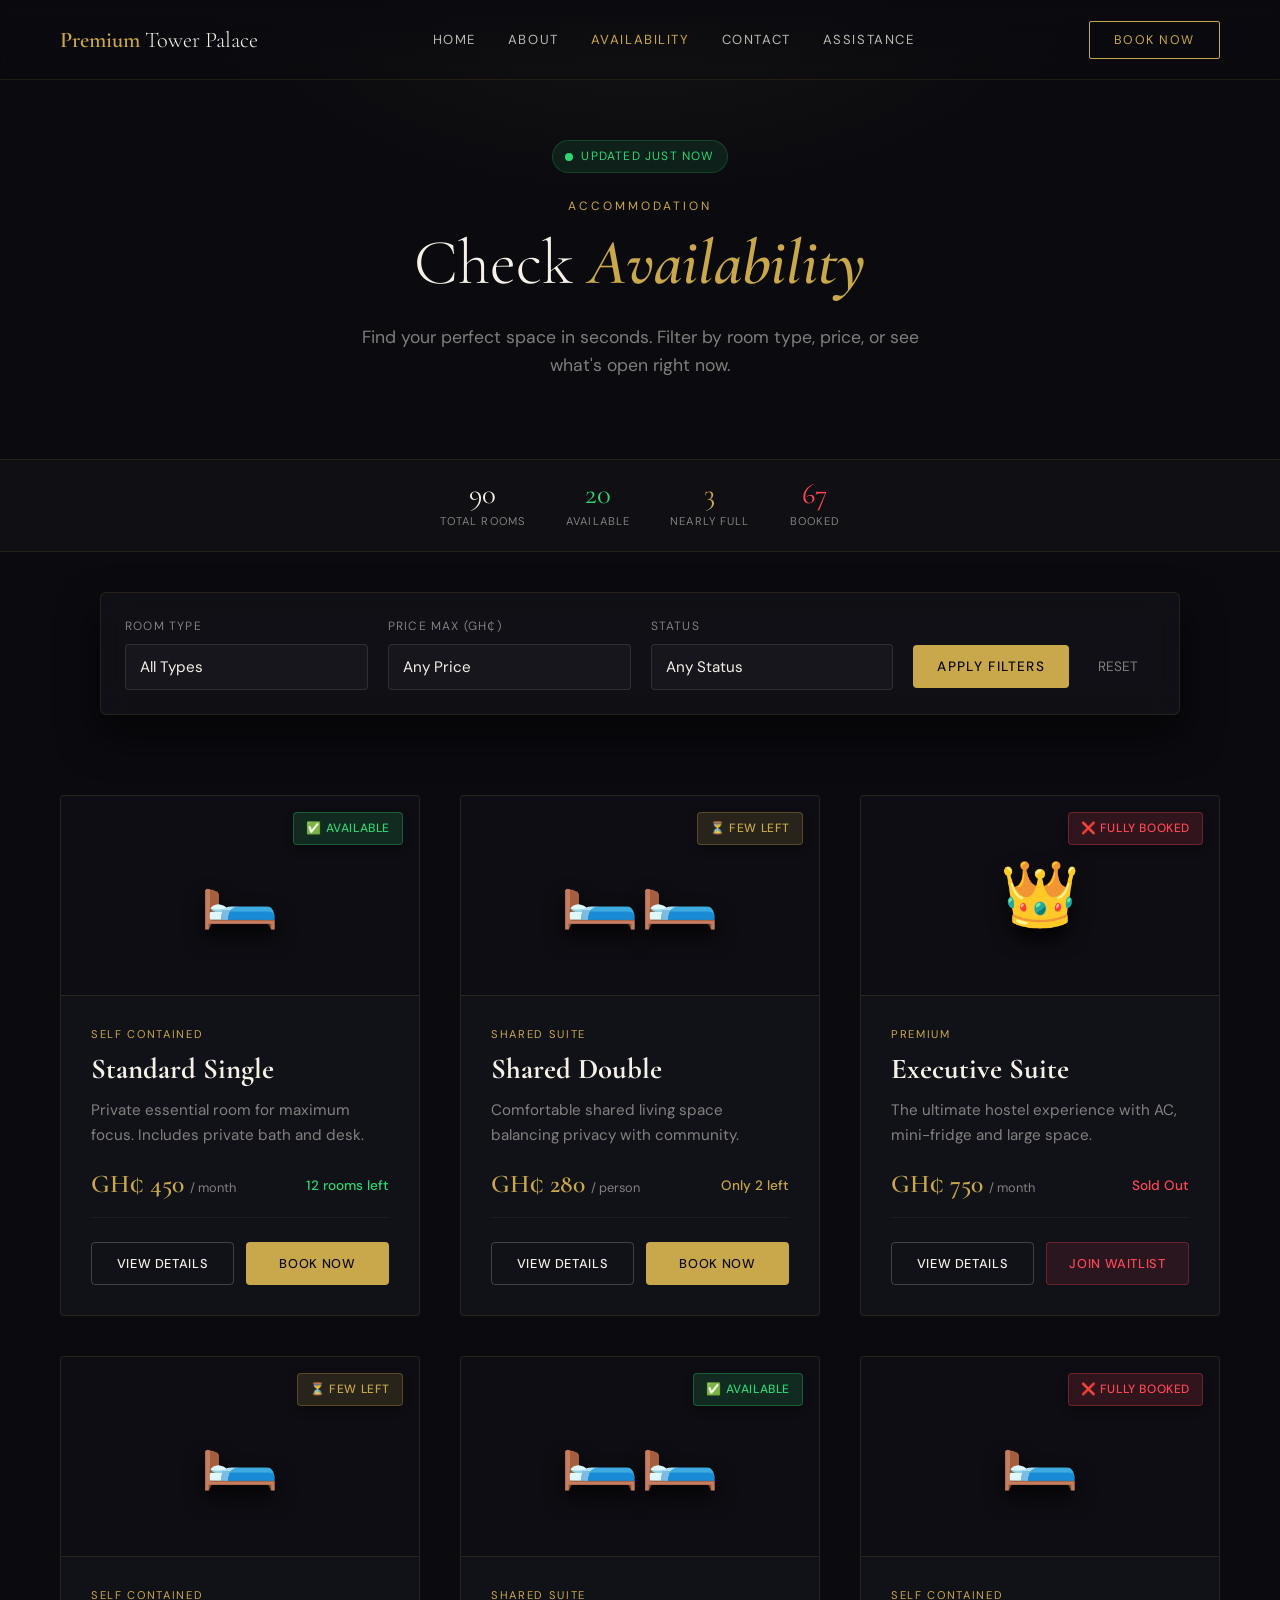
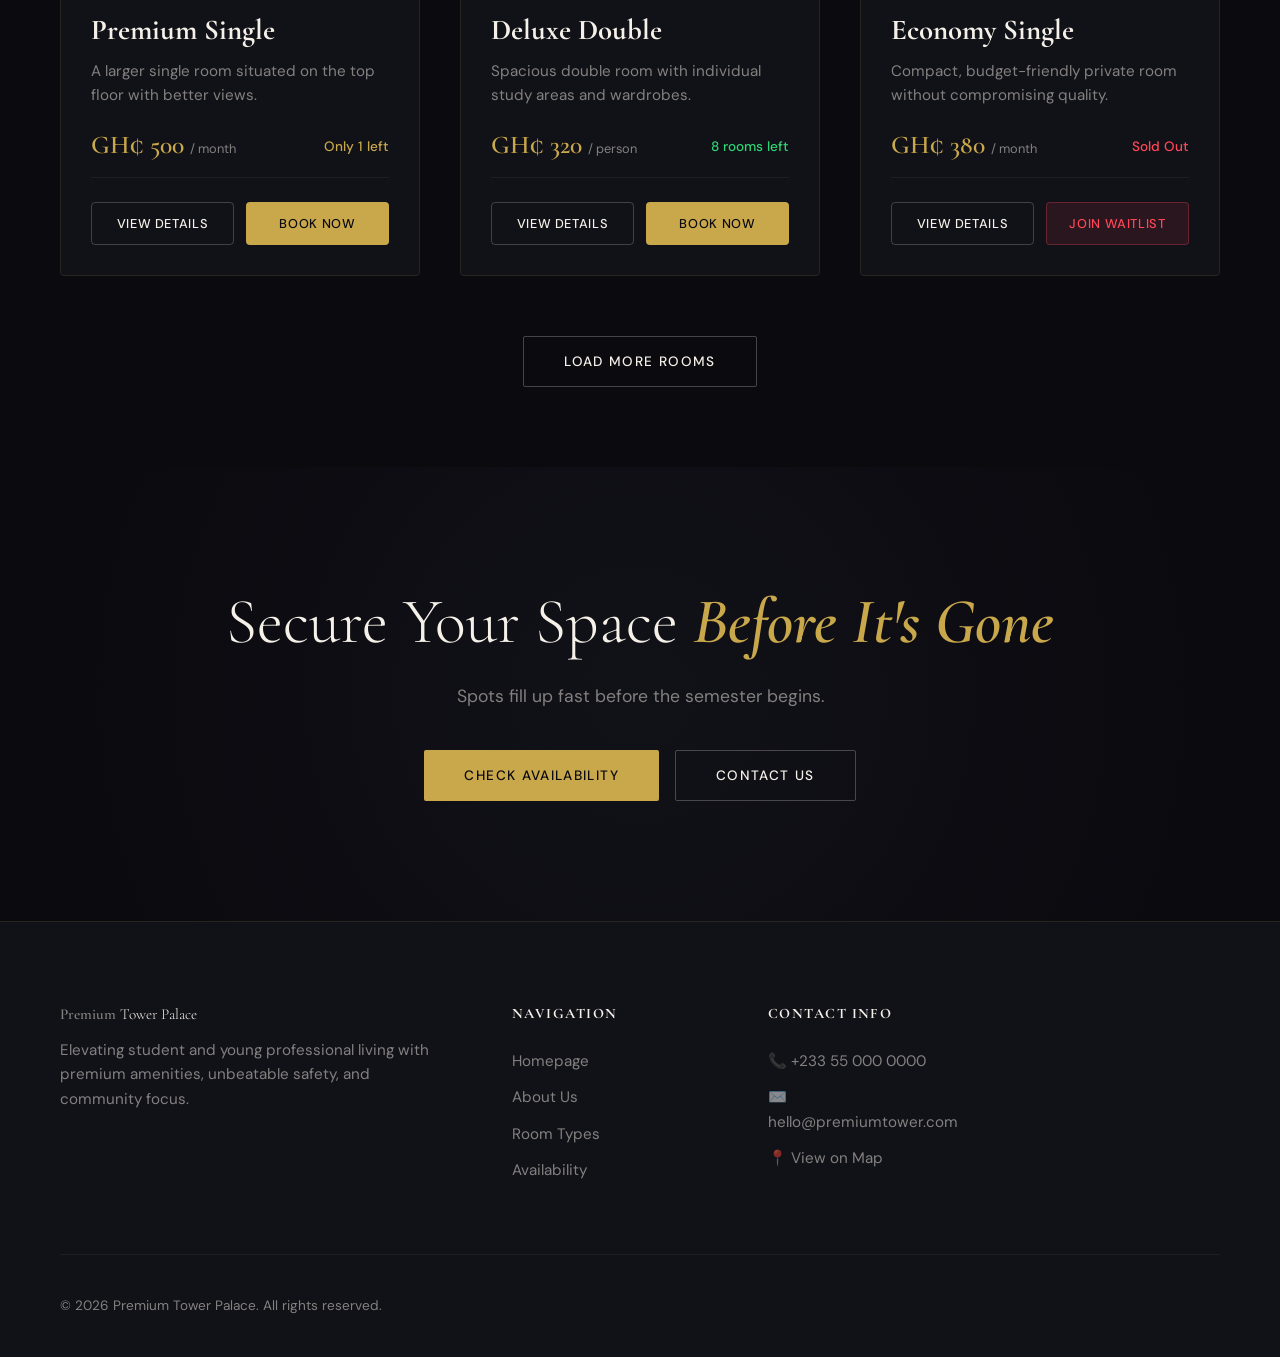
<file: client/availability.html>
<!DOCTYPE html>
<html lang="en">
<head>
<meta charset="UTF-8">
<meta name="viewport" content="width=device-width, initial-scale=1.0">
<title>Check Availability | Premium Tower Palace</title>
<link rel="icon" type="image/svg+xml" href="favicon.svg">
<link rel="preconnect" href="https://fonts.googleapis.com">
<link rel="preconnect" href="https://fonts.gstatic.com" crossorigin>
<link href="https://fonts.googleapis.com/css2?family=Cormorant+Garamond:ital,wght@0,300;0,400;0,600;1,300;1,400&family=DM+Sans:wght@300;400;500&display=swap" rel="stylesheet">
<style>
:root {
  --gold: #C9A84C;
  --gold-light: #E8C97A;
  --gold-dim: rgba(201,168,76,0.15);
  --gold-border: rgba(201,168,76,0.12);
  --dark: #0A0A0F;
  --dark-2: #111118;
  --dark-3: #1A1A24;
  --cream: #F5F0E8;
  --text-muted: rgba(245,240,232,0.5);
  --nav-h: 80px;
  --success: #2ed573;
  --danger: #ff4757;
  --transition: all 0.3s cubic-bezier(0.4, 0, 0.2, 1);
}

* { margin: 0; padding: 0; box-sizing: border-box; }

body {
  font-family: 'DM Sans', sans-serif;
  background-color: var(--dark);
  color: var(--cream);
  line-height: 1.6;
  overflow-x: hidden;
}

h1, h2, h3, h4, .cormorant { font-family: 'Cormorant Garamond', serif; }

a { text-decoration: none; color: inherit; transition: var(--transition); }
button { font-family: 'DM Sans', sans-serif; cursor: pointer; border: none; outline: none; transition: var(--transition); }

em { font-style: italic; color: var(--gold); font-weight: 600; }

/* Navbar */
nav {
  position: fixed; top: 0; left: 0; right: 0; z-index: 100;
  height: var(--nav-h);
  background: linear-gradient(to bottom, rgba(10,10,15,0.95), transparent);
  backdrop-filter: blur(4px);
  border-bottom: 1px solid var(--gold-border);
  display: flex; justify-content: space-between; align-items: center;
  padding: 0 60px;
  transition: var(--transition);
}
.logo { font-family: 'Cormorant Garamond', serif; font-size: 1.4rem; font-weight: 600; color: var(--gold); }
.logo span { color: var(--cream); font-weight: 300; }
.nav-links { display: flex; gap: 32px; align-items: center; }
.nav-links a { font-size: 0.82rem; letter-spacing: 0.12em; text-transform: uppercase; opacity: 0.75; font-weight: 400; }
.nav-links a:hover, .nav-links a.active { opacity: 1; color: var(--gold); }
.nav-button { background: transparent; border: 1px solid var(--gold); color: var(--gold); padding: 10px 24px; border-radius: 2px; font-size: 0.78rem; letter-spacing: 0.12em; text-transform: uppercase; }
.nav-button:hover { background: var(--gold); color: var(--dark); }
.hamburger { display: none; background: none; border: none; color: var(--cream); font-size: 1.5rem; cursor: pointer; z-index: 101; }
.nav-menu-mobile {
  position: absolute; top: var(--nav-h); left: 0; right: 0;
  background: rgba(10,10,15,0.98); border-bottom: 1px solid var(--gold-border);
  flex-direction: column; padding: 20px 30px; gap: 20px; display: none;
}
.nav-menu-mobile.open { display: flex; }

/* Buttons & Utils */
.btn-primary { background: var(--gold); color: var(--dark); padding: 16px 40px; border-radius: 2px; font-weight: 500; font-size: 0.85rem; text-transform: uppercase; letter-spacing: 0.1em; }
.btn-primary:hover { background: var(--gold-light); transform: translateY(-2px); box-shadow: 0 4px 15px rgba(201,168,76,0.3); }
.btn-outline { background: transparent; border: 1px solid rgba(245,240,232,0.25); color: var(--cream); padding: 16px 40px; border-radius: 2px; font-weight: 500; font-size: 0.85rem; text-transform: uppercase; letter-spacing: 0.1em; }
.btn-outline:hover { border-color: var(--gold); color: var(--gold); }
.section-tag { font-size: 0.75rem; letter-spacing: 0.25em; text-transform: uppercase; color: var(--gold); display: block; margin-bottom: 12px; }
.section-heading { font-size: clamp(2.5rem, 5vw, 4rem); font-weight: 300; line-height: 1.1; margin-bottom: 24px; }
.section-subtext { font-size: 1.1rem; color: var(--text-muted); max-width: 600px; margin-bottom: 40px; margin-left: auto; margin-right: auto; }
.reveal { opacity: 0; transform: translateY(30px); transition: all 0.8s cubic-bezier(0.16, 1, 0.3, 1); }
.reveal.active { opacity: 1; transform: translateY(0); }

/* Header & Live Indicator */
.page-header {
  padding: calc(var(--nav-h) + 60px) 60px 40px; text-align: center; position: relative;
  background: radial-gradient(ellipse 60% 80% at 50% 0%, rgba(201,168,76,0.05) 0%, transparent 60%);
}
.live-indicator {
  display: inline-flex; align-items: center; gap: 8px; font-size: 0.75rem; text-transform: uppercase; letter-spacing: 0.1em;
  color: var(--success); background: rgba(46, 213, 115, 0.1); padding: 6px 12px; border-radius: 20px;
  margin-bottom: 24px; border: 1px solid rgba(46, 213, 115, 0.2);
}
.pulse-dot { width: 8px; height: 8px; background: var(--success); border-radius: 50%; animation: pulse 2s infinite; }
@keyframes pulse { 0% { box-shadow: 0 0 0 0 rgba(46,213,115,0.4); } 70% { box-shadow: 0 0 0 10px rgba(46,213,115,0); } 100% { box-shadow: 0 0 0 0 rgba(46,213,115,0); } }

/* Summary Bar */
.summary-bar {
  display: flex; justify-content: center; gap: 40px; flex-wrap: wrap; margin-bottom: 40px;
  padding: 20px; background: rgba(255,255,255,0.02); border-top: 1px solid var(--gold-border); border-bottom: 1px solid var(--gold-border);
}
.summary-item { text-align: center; }
.summary-val { font-size: 1.8rem; font-family: 'Cormorant Garamond', serif; color: var(--cream); line-height: 1; }
.summary-label { font-size: 0.7rem; text-transform: uppercase; letter-spacing: 0.1em; color: var(--text-muted); margin-top: 4px; }
.c-avail { color: var(--success); } .c-lim { color: var(--gold); } .c-full { color: var(--danger); }

/* Filter Bar */
.filter-wrapper { padding: 0 60px; max-width: 1200px; margin: 0 auto; position: relative; z-index: 10; }
.filter-bar {
  display: flex; align-items: flex-end; gap: 20px; flex-wrap: wrap;
  background: rgba(20,20,28,0.6); backdrop-filter: blur(12px); border: 1px solid var(--gold-border);
  padding: 24px; border-radius: 6px; box-shadow: 0 20px 40px rgba(0,0,0,0.5);
}
.filter-group { flex: 1; min-width: 180px; display: flex; flex-direction: column; gap: 8px; }
.filter-group label { font-size: 0.75rem; text-transform: uppercase; letter-spacing: 0.1em; color: var(--text-muted); }
.filter-group select, .filter-group input {
  width: 100%; background: rgba(255,255,255,0.03); border: 1px solid rgba(255,255,255,0.1);
  color: var(--cream); font-family: 'DM Sans', sans-serif; font-size: 0.95rem; padding: 12px 14px;
  border-radius: 4px; outline: none; transition: var(--transition); appearance: none;
}
.filter-group select:focus, .filter-group input:focus { border-color: var(--gold); background: rgba(255,255,255,0.06); }
.filter-group select option { background: var(--dark-2); color: var(--cream); padding: 10px; }
.filter-actions { display: flex; gap: 12px; margin-bottom: 2px; }
.btn-apply { background: var(--gold); color: var(--dark); border: none; padding: 12px 24px; border-radius: 4px; font-weight: 500; font-size: 0.85rem; text-transform: uppercase; letter-spacing: 0.1em; transition: var(--transition); }
.btn-apply:hover { background: var(--gold-light); transform: translateY(-1px); box-shadow: 0 4px 12px rgba(201,168,76,0.3); }
.btn-reset { background: transparent; color: var(--text-muted); border: 1px solid transparent; padding: 12px 16px; font-size: 0.85rem; text-transform: uppercase; transition: var(--transition); }
.btn-reset:hover { color: var(--cream); }

/* Room Cards Grid */
.availability-content { padding: 80px 60px; max-width: 1400px; margin: 0 auto; }
.rooms-grid { display: grid; grid-template-columns: repeat(3, 1fr); gap: 40px; }
.room-card {
  background: var(--dark-2); border: 1px solid var(--gold-border); border-radius: 4px;
  overflow: hidden; transition: var(--transition); display: flex; flex-direction: column;
}
.room-card:hover { transform: translateY(-8px); border-color: rgba(201,168,76,0.4); box-shadow: 0 15px 30px rgba(0,0,0,0.6); }

.room-img {
  height: 200px; position: relative; display: flex; align-items: center; justify-content: center;
  font-size: 4rem; background-size: cover; background-position: center; border-bottom: 1px solid var(--gold-border);
}
.room-img::after { content: ''; position: absolute; inset: 0; background: rgba(10,10,15,0.6); z-index: 1; }
.room-icon { position: relative; z-index: 2; text-shadow: 0 10px 20px rgba(0,0,0,0.8); }

.badge { position: absolute; top: 16px; right: 16px; z-index: 3; font-size: 0.75rem; font-weight: 500; padding: 6px 12px; border-radius: 4px; backdrop-filter: blur(4px); box-shadow: 0 4px 10px rgba(0,0,0,0.3); text-transform: uppercase; letter-spacing: 0.05em; }
.badge-avail { background: rgba(46, 213, 115, 0.15); color: var(--success); border: 1px solid rgba(46, 213, 115, 0.3); }
.badge-lim { background: rgba(201, 168, 76, 0.15); color: var(--gold); border: 1px solid rgba(201, 168, 76, 0.3); }
.badge-full { background: rgba(255, 71, 87, 0.15); color: var(--danger); border: 1px solid rgba(255, 71, 87, 0.3); }

.room-body { padding: 30px; flex: 1; display: flex; flex-direction: column; }
.room-type { font-size: 0.7rem; color: var(--gold); text-transform: uppercase; letter-spacing: 0.15em; margin-bottom: 8px; display: block; }
.room-name { font-size: 1.8rem; line-height: 1.2; margin-bottom: 12px; color: var(--cream); }
.room-desc { font-size: 0.95rem; color: var(--text-muted); margin-bottom: 24px; flex: 1; }

.room-price-row { display: flex; justify-content: space-between; align-items: flex-end; margin-bottom: 24px; padding-bottom: 20px; border-bottom: 1px solid rgba(255,255,255,0.05); }
.room-price { font-family: 'Cormorant Garamond', serif; font-size: 1.6rem; color: var(--gold); font-weight: 600; line-height: 1; }
.room-price span { font-family: 'DM Sans', sans-serif; font-size: 0.8rem; color: var(--text-muted); font-weight: 400; }
.room-stock { font-size: 0.85rem; font-weight: 500; }
.stock-avail { color: var(--success); } .stock-lim { color: var(--gold); } .stock-full { color: var(--danger); }

.card-actions { display: grid; grid-template-columns: 1fr 1fr; gap: 12px; }
.btn-sm-primary { background: var(--gold); color: var(--dark); padding: 12px; text-align: center; border-radius: 4px; font-weight: 500; font-size: 0.8rem; text-transform: uppercase; letter-spacing: 0.05em; transition: var(--transition); border: none; cursor: pointer; }
.btn-sm-primary:hover { background: var(--gold-light); }
.btn-sm-primary:disabled, .btn-sm-primary.disabled { background: rgba(255,255,255,0.1); color: rgba(255,255,255,0.3); pointer-events: none; }
.btn-sm-outline { background: transparent; border: 1px solid rgba(255,255,255,0.2); color: var(--cream); padding: 12px; text-align: center; border-radius: 4px; font-weight: 500; font-size: 0.8rem; text-transform: uppercase; letter-spacing: 0.05em; transition: var(--transition); cursor: pointer; }
.btn-sm-outline:hover { border-color: var(--gold); color: var(--gold); }
.btn-sm-waitlist { background: rgba(255, 71, 87, 0.1); border: 1px solid rgba(255, 71, 87, 0.3); color: var(--danger); }
.btn-sm-waitlist:hover { background: rgba(255, 71, 87, 0.2); }

/* Load More */
.load-more { text-align: center; margin-top: 60px; }

/* CTA Section */
#cta { padding: 120px 60px; text-align: center; background: radial-gradient(circle at center, var(--dark-2) 0%, var(--dark) 100%); position: relative; }
#cta::before { content: ''; position: absolute; inset: 0; background: radial-gradient(circle at center, transparent 30%, rgba(10, 10, 15, 0.8) 100%); pointer-events: none; z-index: 1;}
#cta-content { position: relative; z-index: 2; }
.hero-buttons { display: flex; flex-direction: row; gap: 16px; justify-content: center; }

/* Footer */
footer { padding: 80px 60px 40px; background: var(--dark-2); border-top: 1px solid var(--gold-border); margin-top: auto;}
.footer-grid { display: grid; grid-template-columns: 2fr 1fr 1fr 1fr; gap: 60px; margin-bottom: 60px; }
.footer-brand { margin-bottom: 20px; display: inline-block; }
.footer-col h4 { font-size: 0.9rem; text-transform: uppercase; letter-spacing: 0.1em; color: var(--cream); margin-bottom: 24px; }
.footer-col p, .footer-col a { color: var(--text-muted); font-size: 0.95rem; margin-bottom: 12px; display: block; }
.footer-col a:hover { color: var(--gold); padding-left: 4px; }
.footer-bottom { display: flex; justify-content: space-between; align-items: center; padding-top: 40px; border-top: 1px solid rgba(245,240,232,0.05); color: var(--text-muted); font-size: 0.85rem; }
.socials { display: flex; gap: 16px; }
.social-btn { display: flex; align-items: center; justify-content: center; width: 36px; height: 36px; border: 1px solid var(--text-muted); border-radius: 50%; color: var(--cream); font-size: 0.8rem; }
.social-btn:hover { border-color: var(--gold); color: var(--gold); }

/* Modal */
.modal-overlay { position: fixed; inset: 0; background: rgba(10,10,15,0.8); backdrop-filter: blur(5px); z-index: 1000; display: flex; align-items: center; justify-content: center; opacity: 0; pointer-events: none; transition: var(--transition); }
.modal-overlay.active { opacity: 1; pointer-events: auto; }
.modal-card { background: var(--dark-2); border: 1px solid var(--gold-border); padding: 40px; max-width: 500px; width: 90%; border-radius: 4px; position: relative; transform: translateY(20px); transition: var(--transition); box-shadow: 0 30px 60px rgba(0,0,0,0.5); max-height: 90vh; overflow-y: auto;}
.modal-overlay.active .modal-card { transform: translateY(0); }
.modal-close { position: absolute; top: 24px; right: 24px; background: none; border: none; color: var(--text-muted); font-size: 1.5rem; }
.modal-close:hover { color: var(--gold); }
.form-input { width: 100%; background: rgba(255,255,255,0.04); border: 1px solid rgba(201,168,76,0.15); border-radius: 2px; padding: 14px 16px; color: var(--cream); margin-bottom: 16px; outline: none; transition: border-color 0.3s; font-family: 'DM Sans', sans-serif;}
.form-input:focus { border-color: var(--gold); }

/* Responsive */
@media (max-width: 1024px) {
  nav { padding: 0 30px; } .nav-links, .nav-button { display: none; } .hamburger { display: block; }
  .rooms-grid { grid-template-columns: repeat(2, 1fr); }
  .footer-grid { grid-template-columns: 1fr 1fr; }
}
@media (max-width: 768px) {
  .rooms-grid { grid-template-columns: 1fr; }
  .filter-bar { flex-direction: column; align-items: stretch; }
  .filter-actions { flex-direction: column; margin-top: 10px; }
  .card-actions { grid-template-columns: 1fr; }
  .hero-buttons { flex-direction: column; }
}
</style>
</head>
<body>

<nav id="navbar">
  <a href="index.html" class="logo">Premium <span>Tower Palace</span></a>
  <div class="nav-links">
    <a href="index.html">Home</a>
    <a href="about.html">About</a>
    <a href="availability.html" class="active">Availability</a>
    <a href="contact.html">Contact</a>
    <a href="assistance.html">Assistance</a>
  </div>
  <button class="nav-button" onclick="window.location.href='booking.html'">Book Now</button>
  <button class="hamburger" id="hamburgerBtn" onclick="toggleMobileNav()">☰</button>
  <div class="nav-menu-mobile" id="mobileNav">
    <a href="booking.html" class="nav-button" style="display:block; text-align:center; margin-bottom:16px;">Book Now</a>
    <a href="index.html">Home</a>
    <a href="about.html">About</a>
    <a href="availability.html" class="active">Availability</a>
    <a href="contact.html">Contact</a>
    <a href="assistance.html">Assistance</a>
  </div>
</nav>

<header class="page-header reveal">
  <div class="live-indicator"><span class="pulse-dot"></span> Updated just now</div>
  <span class="section-tag">Accommodation</span>
  <h1 class="section-heading">Check <em>Availability</em></h1>
  <p class="section-subtext">Find your perfect space in seconds. Filter by room type, price, or see what's open right now.</p>
</header>

<div class="summary-bar reveal" id="summaryBar">
  <!-- Filled via JS -->
</div>

<div class="filter-wrapper reveal">
  <div class="filter-bar">
    <div class="filter-group">
      <label>Room Type</label>
      <select id="filterType">
        <option value="all">All Types</option>
        <option value="single">Single Room</option>
        <option value="double">Double Room</option>
        <option value="executive">Executive Room</option>
      </select>
    </div>
    <div class="filter-group">
      <label>Price Max (GH₵)</label>
      <select id="filterPrice">
        <option value="1000">Any Price</option>
        <option value="400">Up to 400</option>
        <option value="500">Up to 500</option>
        <option value="800">Up to 800</option>
      </select>
    </div>
    <div class="filter-group">
      <label>Status</label>
      <select id="filterStatus">
        <option value="all">Any Status</option>
        <option value="available">Available</option>
        <option value="limited">Few Left</option>
        <option value="full">Fully Booked</option>
      </select>
    </div>
    <div class="filter-actions">
      <button class="btn-apply" onclick="applyFilters()">Apply Filters</button>
      <button class="btn-reset" onclick="resetFilters()">Reset</button>
    </div>
  </div>
</div>

<section class="availability-content">
  <div class="rooms-grid" id="roomsContainer">
    <!-- Rendered via JS -->
  </div>
  
  <div class="load-more reveal">
    <button class="btn-outline" onclick="loadMore()">Load More Rooms</button>
  </div>
</section>

<!-- CTA -->
<section id="cta" class="reveal">
  <div id="cta-content">
    <h2 class="section-heading cormorant">Secure Your Space <em>Before It's Gone</em></h2>
    <p class="section-subtext" style="color:var(--text-muted); margin-bottom: 40px;">Spots fill up fast before the semester begins.</p>
    <div class="hero-buttons">
      <button class="btn-primary" onclick="window.location.href='booking.html'">Check Availability</button>
      <button class="btn-outline">Contact Us</button>
    </div>
  </div>
</section>

<!-- Footer -->
<footer>
  <div class="footer-grid">
    <div class="footer-col" style="grid-column: span 1.5;">
      <a href="index.html" class="logo footer-brand">Premium <span>Tower Palace</span></a>
      <p>Elevating student and young professional living with premium amenities, unbeatable safety, and community focus.</p>
    </div>
    <div class="footer-col">
      <h4>Navigation</h4>
      <a href="index.html">Homepage</a>
      <a href="about.html">About Us</a>
      <a href="index.html#rooms">Room Types</a>
      <a href="availability.html">Availability</a>
    </div>
    <div class="footer-col">
      <h4>Contact Info</h4>
      <p>📞 +233 55 000 0000</p>
      <p>✉️ hello@premiumtower.com</p>
      <p>📍 View on Map</p>
    </div>
  </div>
  <div class="footer-bottom">
    <div class="copyright">&copy; 2026 Premium Tower Palace. All rights reserved.</div>
  </div>
</footer>



<script>
// Mock Data
const allRooms = [
  { id: 1, type: 'single', name: 'Standard Single', tag: 'Self Contained', desc: 'Private essential room for maximum focus. Includes private bath and desk.', price: 450, period: 'month', status: 'available', stock: 12, icon: '🛏️', bg: 'https://images.unsplash.com/photo-1550581190-9c1c48d21d6c?ixlib=rb-4.0.3&auto=format&fit=crop&w=600&q=80' },
  { id: 2, type: 'double', name: 'Shared Double', tag: 'Shared Suite', desc: 'Comfortable shared living space balancing privacy with community.', price: 280, period: 'person', status: 'limited', stock: 2, icon: '🛏️🛏️', bg: 'https://images.unsplash.com/photo-1595526114101-112dfd9f2e30?ixlib=rb-4.0.3&auto=format&fit=crop&w=600&q=80' },
  { id: 3, type: 'executive', name: 'Executive Suite', tag: 'Premium', desc: 'The ultimate hostel experience with AC, mini-fridge and large space.', price: 750, period: 'month', status: 'full', stock: 0, icon: '👑', bg: 'https://images.unsplash.com/photo-1578683010236-d716f9a3f461?ixlib=rb-4.0.3&auto=format&fit=crop&w=600&q=80' },
  { id: 4, type: 'single', name: 'Premium Single', tag: 'Self Contained', desc: 'A larger single room situated on the top floor with better views.', price: 500, period: 'month', status: 'limited', stock: 1, icon: '🛏️', bg: 'https://images.unsplash.com/photo-1582719478250-c89404bb8a0e?ixlib=rb-4.0.3&auto=format&fit=crop&w=600&q=80' },
  { id: 5, type: 'double', name: 'Deluxe Double', tag: 'Shared Suite', desc: 'Spacious double room with individual study areas and wardrobes.', price: 320, period: 'person', status: 'available', stock: 8, icon: '🛏️🛏️', bg: 'https://images.unsplash.com/photo-1554995207-c18c203602cb?ixlib=rb-4.0.3&auto=format&fit=crop&w=600&q=80' },
  { id: 6, type: 'single', name: 'Economy Single', tag: 'Self Contained', desc: 'Compact, budget-friendly private room without compromising quality.', price: 380, period: 'month', status: 'full', stock: 0, icon: '🛏️', bg: 'https://images.unsplash.com/photo-1584622650111-993a426fbf0a?ixlib=rb-4.0.3&auto=format&fit=crop&w=600&q=80' },
];

let displayedRooms = [...allRooms];

// DOM Elements
const container = document.getElementById('roomsContainer');
const summaryBar = document.getElementById('summaryBar');

function renderBadges(status) {
  if (status === 'available') return `<div class="badge badge-avail">✅ Available</div>`;
  if (status === 'limited') return `<div class="badge badge-lim">⏳ Few Left</div>`;
  if (status === 'full') return `<div class="badge badge-full">❌ Fully Booked</div>`;
}

function renderStock(stock, status) {
  if (status === 'full') return `<div class="room-stock stock-full">Sold Out</div>`;
  if (status === 'limited') return `<div class="room-stock stock-lim">Only ${stock} left</div>`;
  return `<div class="room-stock stock-avail">${stock} rooms left</div>`;
}

function renderButtons(room) {
  if (room.status === 'full') {
    return `
      <button class="btn-sm-outline">View Details</button>
      <button class="btn-sm-primary btn-sm-waitlist" onclick="window.location.href='booking.html?room=${room.type}'">Join Waitlist</button>
    `;
  }
  return `
    <button class="btn-sm-outline">View Details</button>
    <button class="btn-sm-primary" onclick="window.location.href='booking.html?room=${room.type}'">Book Now</button>
  `;
}

function updateSummary() {
  const total = allRooms.length * 15; // fake multiplier for total building scale
  const avail = allRooms.filter(r => r.status === 'available').reduce((acc, r) => acc + r.stock, 0);
  const lim = allRooms.filter(r => r.status === 'limited').reduce((acc, r) => acc + r.stock, 0);
  const totalStock = avail + lim;
  
  summaryBar.innerHTML = `
    <div class="summary-item"><div class="summary-val">${total}</div><div class="summary-label">Total Rooms</div></div>
    <div class="summary-item"><div class="summary-val c-avail">${avail}</div><div class="summary-label">Available</div></div>
    <div class="summary-item"><div class="summary-val c-lim">${lim}</div><div class="summary-label">Nearly Full</div></div>
    <div class="summary-item"><div class="summary-val c-full">${total - totalStock}</div><div class="summary-label">Booked</div></div>
  `;
}

function renderRooms(rooms) {
  container.innerHTML = '';
  
  if(rooms.length === 0) {
    container.innerHTML = `<p style="grid-column: 1/-1; text-align:center; padding: 40px; color: var(--text-muted);">No rooms found matching your filters.</p>`;
    return;
  }

  rooms.forEach((room, index) => {
    const delay = index * 0.1;
    const card = document.createElement('div');
    card.className = 'room-card reveal active';
    card.style.animationDelay = `${delay}s`;
    
    card.innerHTML = `
      <div class="room-img" style="background-image: url('${room.bg}')">
        ${renderBadges(room.status)}
        <div class="room-icon">${room.icon}</div>
      </div>
      <div class="room-body">
        <span class="room-type">${room.tag}</span>
        <h3 class="room-name">${room.name}</h3>
        <p class="room-desc">${room.desc}</p>
        <div class="room-price-row">
          <div class="room-price">GH₵ ${room.price} <span>/ ${room.period}</span></div>
          ${renderStock(room.stock, room.status)}
        </div>
        <div class="card-actions">
          ${renderButtons(room)}
        </div>
      </div>
    `;
    container.appendChild(card);
  });
}

function applyFilters() {
  const type = document.getElementById('filterType').value;
  const price = parseInt(document.getElementById('filterPrice').value);
  const status = document.getElementById('filterStatus').value;
  
  displayedRooms = allRooms.filter(room => {
    let matchType = type === 'all' || room.type === type;
    let matchPrice = room.price <= price;
    let matchStatus = status === 'all' || room.status === status;
    return matchType && matchPrice && matchStatus;
  });
  
  renderRooms(displayedRooms);
  simulateUpdate();
}

function resetFilters() {
  document.getElementById('filterType').value = 'all';
  document.getElementById('filterPrice').value = '1000';
  document.getElementById('filterStatus').value = 'all';
  applyFilters();
}

function simulateUpdate() {
  const indicator = document.querySelector('.live-indicator');
  indicator.innerHTML = '<span class="pulse-dot"></span> Updating...';
  setTimeout(() => {
    indicator.innerHTML = '<span class="pulse-dot"></span> Updated just now';
  }, 800);
}

// Nav interaction
window.addEventListener('scroll', () => {
  const nav = document.getElementById('navbar');
  nav.style.background = window.scrollY > 50 
    ? 'rgba(10,10,15,0.98)' 
    : 'linear-gradient(to bottom, rgba(10,10,15,0.95), transparent)';
});
function toggleMobileNav() {
  document.getElementById('mobileNav').classList.toggle('open');
}



// Intersection Observer for core page reveals
const observer = new IntersectionObserver((entries) => {
  entries.forEach(e => {
    if (e.isIntersecting) {
      e.target.classList.add('active');
      observer.unobserve(e.target);
    }
  });
}, { threshold: 0.1 });

// Initialization
document.addEventListener('DOMContentLoaded', () => {
  document.querySelectorAll('.reveal').forEach(el => observer.observe(el));
  updateSummary();
  renderRooms(displayedRooms);
  
  // Fake live ticker
  setInterval(simulateUpdate, 30000);
});

function loadMore() {
  alert("In a production environment, this would fetch more rooms from the database!");
}
</script>

</body>
</html>
</file>
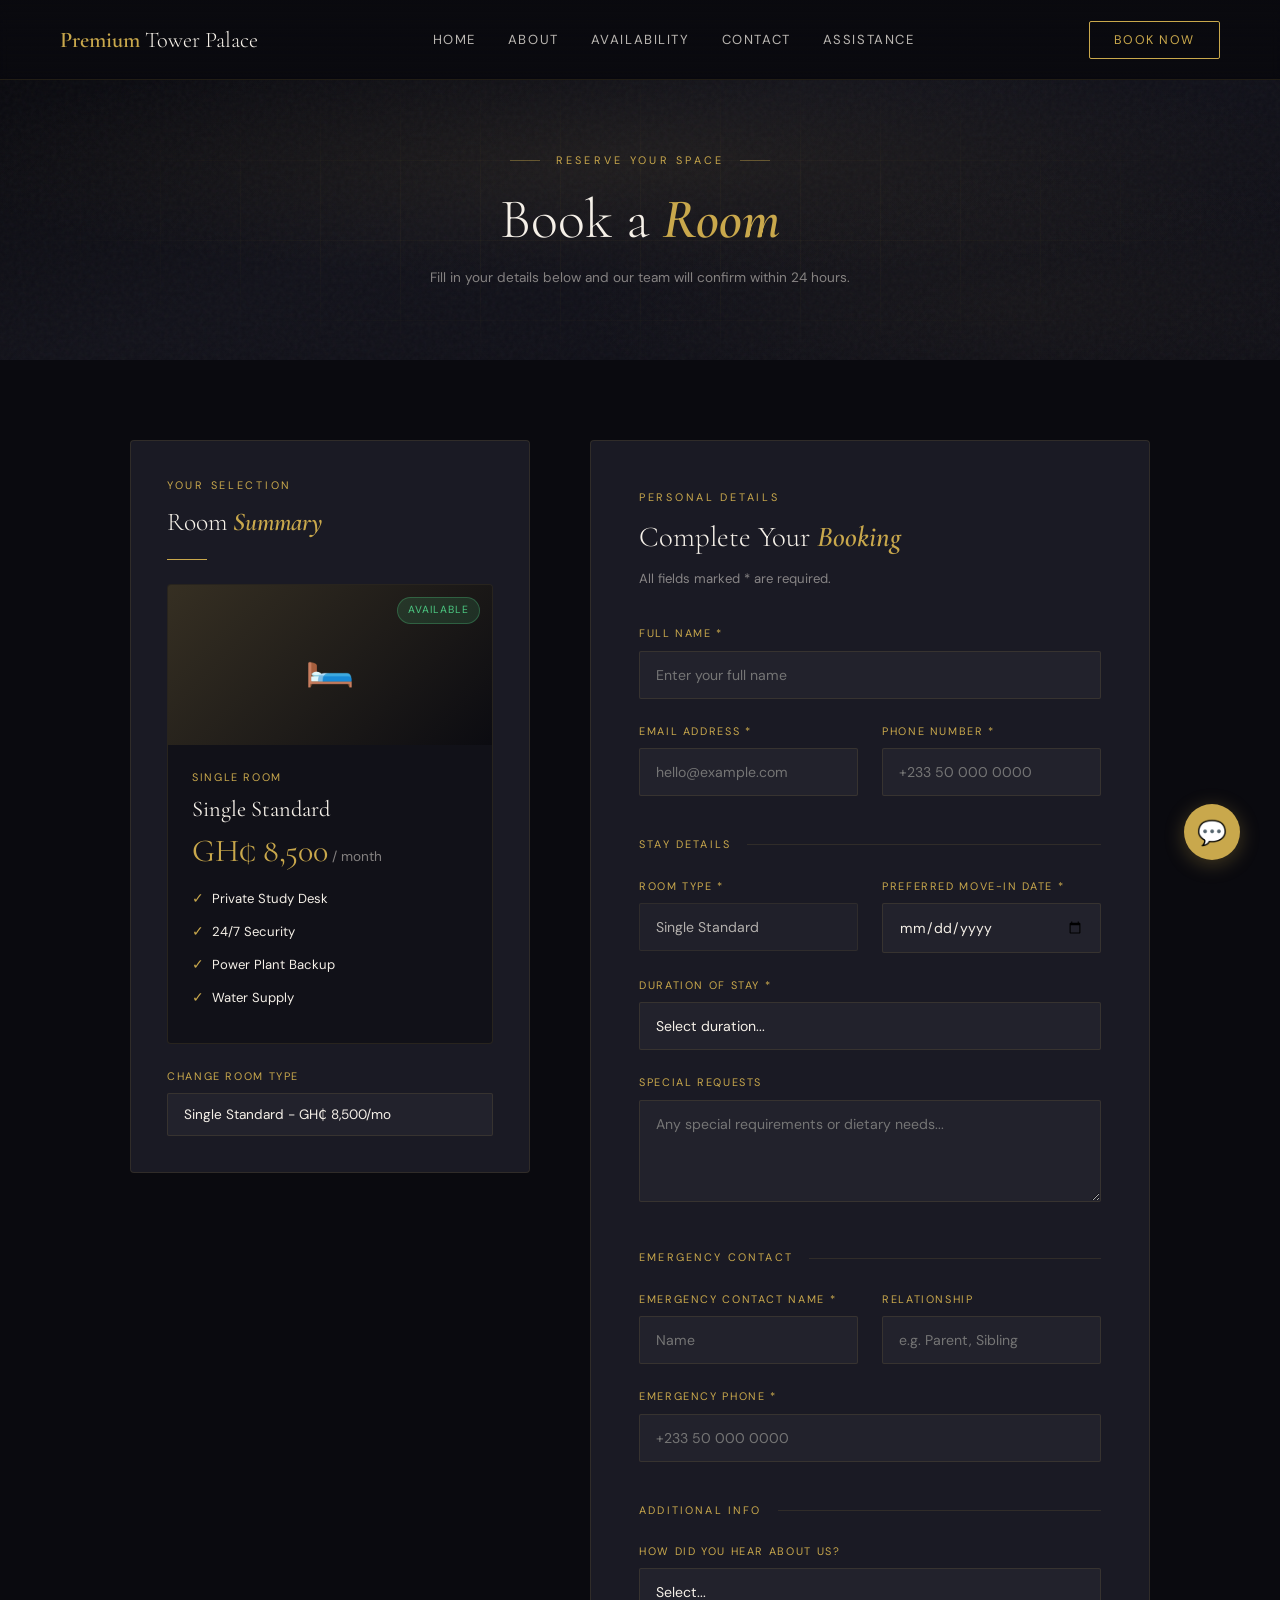
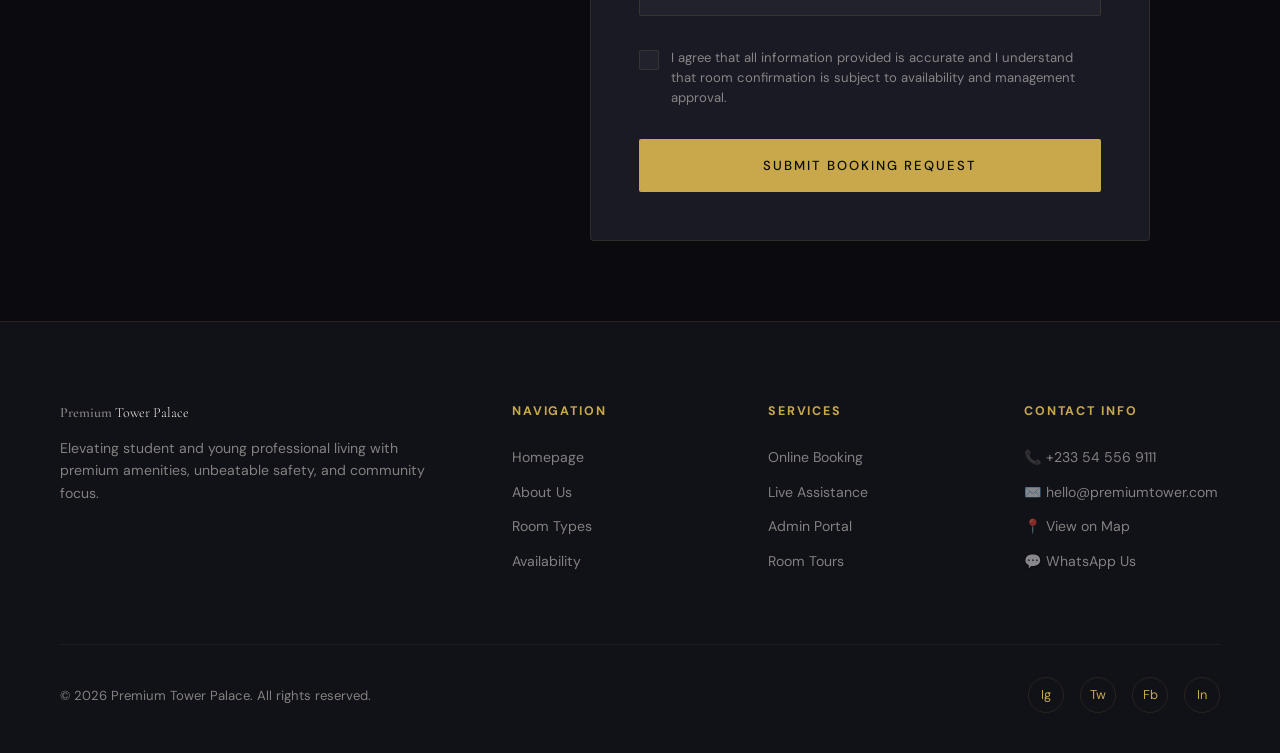
<file: client/booking.html>
<!DOCTYPE html>
<html lang="en">
<head>
<meta charset="UTF-8">
<meta name="viewport" content="width=device-width, initial-scale=1.0">
<title>Book a Room | Premium Tower Palace</title>
<link rel="icon" type="image/svg+xml" href="favicon.svg">
<link rel="preconnect" href="https://fonts.googleapis.com">
<link rel="preconnect" href="https://fonts.gstatic.com" crossorigin>
<link href="https://fonts.googleapis.com/css2?family=Cormorant+Garamond:ital,wght@0,300;0,400;0,600;1,300;1,400&family=DM+Sans:wght@300;400;500&display=swap" rel="stylesheet">
<style>
:root {
  --gold: #C9A84C;
  --gold-light: #E8C97A;
  --gold-dim: rgba(201,168,76,0.15);
  --gold-border: rgba(201,168,76,0.12);
  --dark: #0A0A0F;
  --dark-2: #111118;
  --dark-3: #1A1A24;
  --cream: #F5F0E8;
  --text-muted: rgba(245,240,232,0.5);
  --nav-h: 80px;
  --success: #4CC982;
  --error: #C94C4C;
  --transition: all 0.3s cubic-bezier(0.4, 0, 0.2, 1);
}

* { margin: 0; padding: 0; box-sizing: border-box; }

body {
  font-family: 'DM Sans', sans-serif;
  background-color: var(--dark);
  color: var(--cream);
  line-height: 1.6;
  overflow-x: hidden;
}

h1, h2, h3, .cormorant { font-family: 'Cormorant Garamond', serif; }

a { text-decoration: none; color: inherit; transition: var(--transition); }
button { font-family: 'DM Sans', sans-serif; cursor: pointer; border: none; outline: none; transition: var(--transition); }
em { font-style: italic; color: var(--gold); font-weight: 600; }

/* Navbar */
nav {
  position: fixed; top: 0; left: 0; right: 0; z-index: 100;
  height: var(--nav-h);
  background: linear-gradient(to bottom, rgba(10,10,15,0.95), transparent);
  backdrop-filter: blur(4px);
  border-bottom: 1px solid var(--gold-border);
  display: flex; justify-content: space-between; align-items: center;
  padding: 0 60px;
  transition: var(--transition);
}

.logo {
  font-family: 'Cormorant Garamond', serif;
  font-size: 1.4rem;
  font-weight: 600;
  color: var(--gold);
}
.logo span { color: var(--cream); font-weight: 300; }

.nav-links {
  display: flex; gap: 32px; align-items: center;
}
.nav-links a {
  font-size: 0.82rem; letter-spacing: 0.12em; text-transform: uppercase;
  opacity: 0.75; font-weight: 400;
}
.nav-links a:hover { opacity: 1; color: var(--gold); }

.nav-button {
  background: transparent; border: 1px solid var(--gold); color: var(--gold);
  padding: 10px 24px; border-radius: 2px; font-size: 0.78rem;
  letter-spacing: 0.12em; text-transform: uppercase;
}
.nav-button:hover { background: var(--gold); color: var(--dark); }

.hamburger {
  display: none; background: none; border: none; color: var(--cream); font-size: 1.5rem; cursor: pointer; z-index: 101;
}

.nav-menu-mobile {
  position: fixed; top: 0; right: -100%; width: 280px; height: 100vh;
  background: var(--dark-2); border-left: 1px solid var(--gold-border);
  padding: 100px 40px 40px; display: flex; flex-direction: column; gap: 24px;
  transition: var(--transition); z-index: 100;
}
.nav-menu-mobile.active { right: 0; }
.nav-menu-mobile a {
  font-size: 1.1rem; letter-spacing: 0.1em; text-transform: uppercase;
}

/* Page Hero */
.page-hero {
  height: 280px;
  margin-top: var(--nav-h);
  display: flex; align-items: center; justify-content: center;
  position: relative; overflow: hidden;
}

.hero-layer { position: absolute; inset: 0; width: 100%; height: 100%; }

.layer-1 {
  background:
    radial-gradient(ellipse 80% 60% at 50% 30%, rgba(201,168,76,0.07) 0%, transparent 70%),
    radial-gradient(ellipse 60% 80% at 80% 80%, rgba(201,168,76,0.04) 0%, transparent 60%),
    linear-gradient(160deg, #0A0A0F 0%, #12121A 40%, #0E0E16 100%);
  z-index: 0;
}

.layer-2 {
  background-image:
    linear-gradient(to right, rgba(201,168,76,0.04) 1px, transparent 1px),
    linear-gradient(to bottom, rgba(201,168,76,0.04) 1px, transparent 1px);
  background-size: 80px 80px;
  -webkit-mask-image: radial-gradient(ellipse 70% 70% at 50% 50%, black 30%, transparent 80%);
  mask-image: radial-gradient(ellipse 70% 70% at 50% 50%, black 30%, transparent 80%);
  z-index: 1;
}

.layer-3 { z-index: 1; overflow: hidden; }
.layer-3::after {
  content: "";
  background-image: url("data:image/svg+xml,%3Csvg viewBox='0 0 200 200' xmlns='http://www.w3.org/2000/svg'%3E%3Cfilter id='noiseFilter'%3E%3CfeTurbulence type='fractalNoise' baseFrequency='0.65' numOctaves='3' stitchTiles='stitch'/%3E%3C/filter%3E%3Crect width='100%25' height='100%25' filter='url(%23noiseFilter)'/%3E%3C/svg%3E");
  opacity: 0.04; mix-blend-mode: overlay; pointer-events: none;
  animation: grain 0.5s steps(1) infinite; width: 200%; height: 200%;
  position: absolute; inset: -50%;
}

@keyframes grain {
  0%,100%{transform:translate(0,0)} 10%{transform:translate(-2%,-3%)}
  20%{transform:translate(-4%,2%)} 30%{transform:translate(3%,-1%)}
  40%{transform:translate(-1%,4%)} 50%{transform:translate(-3%,1%)}
  60%{transform:translate(4%,0)} 70%{transform:translate(-2%,3%)}
  80%{transform:translate(2%,-2%)} 90%{transform:translate(-3%,2%)}
}

.hero-content {
  position: relative; z-index: 2; text-align: center; max-width: 600px;
  display: flex; flex-direction: column; align-items: center;
}
.hero-eyebrow {
  font-size: 0.68rem; letter-spacing: 0.3em; text-transform: uppercase; color: var(--gold);
  display: flex; align-items: center; gap: 16px; margin-bottom: 20px;
}
.hero-eyebrow::before, .hero-eyebrow::after { content: ""; width: 30px; height: 1px; background: var(--gold); opacity: 0.4; }
.hero-content h1 {
  font-size: clamp(2rem, 5vw, 3.5rem); font-weight: 300; line-height: 1.1; margin-bottom: 16px;
}
.hero-content p {
  font-size: 0.85rem; color: var(--text-muted);
}

/* Booking Wrapper */
.booking-wrapper {
  max-width: 1100px;
  margin: 0 auto;
  padding: 80px 40px;
  display: grid;
  grid-template-columns: 1fr 1.4fr;
  gap: 60px;
  align-items: start;
}

/* Left Panel */
.summary-panel {
  position: sticky; top: calc(var(--nav-h) + 24px);
  background: var(--dark-3);
  border: 1px solid var(--gold-border);
  border-radius: 4px;
  padding: 36px;
}
.panel-top-label {
  font-size: 0.68rem; color: var(--gold); text-transform: uppercase; letter-spacing: 0.25em;
  margin-bottom: 8px; display: block;
}
.panel-heading {
  font-size: 1.6rem; font-weight: 300; font-family: 'Cormorant Garamond', serif;
  margin-bottom: 16px;
}
.panel-divider {
  width: 40px; height: 1px; background: var(--gold); margin: 16px 0 24px 0;
}

.room-preview-card {
  background: var(--dark-2); border: 1px solid var(--gold-border); border-radius: 4px;
  overflow: hidden; margin-bottom: 24px; position: relative;
}
.room-preview-card .badge-avail {
  position: absolute; top: 12px; right: 12px;
  background: rgba(76,201,130,0.15); color: var(--success);
  padding: 4px 10px; font-size: 0.65rem; border-radius: 20px;
  letter-spacing: 0.1em; text-transform: uppercase; border: 1px solid rgba(76,201,130,0.3);
}
.room-image-area {
  height: 160px;
  background: linear-gradient(135deg, rgba(201,168,76,0.2) 0%, rgba(10,10,15,0.8) 100%);
  display: flex; align-items: center; justify-content: center;
  font-size: 2.5rem; transition: background 0.5s ease;
}
.room-details { padding: 24px; }
.room-type-label { font-size: 0.68rem; color: var(--gold); text-transform: uppercase; letter-spacing: 0.15em; margin-bottom: 4px; display: block;}
.room-name {
  font-size: 1.4rem; font-family: 'Cormorant Garamond', serif; font-weight: 400; margin-bottom: 8px;
}
.room-price {
  font-size: 2rem; font-family: 'Cormorant Garamond', serif; color: var(--gold); line-height: 1; margin-bottom: 20px;
}
.room-price span {
  font-size: 0.85rem; font-family: 'DM Sans', sans-serif; color: var(--text-muted); font-weight: 400;
}

.room-features { list-style: none; }
.room-features li {
  font-size: 0.82rem; color: var(--cream); margin-bottom: 10px;
  display: flex; align-items: center; gap: 8px;
}
.room-features li span { color: var(--gold); font-size: 0.9rem; }

.change-room-control { margin-top: 24px; }
.change-room-control label {
  display: block; font-size: 0.68rem; color: var(--gold); text-transform: uppercase; letter-spacing: 0.15em; margin-bottom: 8px;
}
.change-room-control select {
  width: 100%; padding: 12px 16px; background: rgba(255,255,255,0.04);
  border: 1px solid var(--gold-border); border-radius: 2px;
  color: var(--cream); font-family: 'DM Sans', sans-serif; font-size: 0.85rem; outline: none; appearance: none;
}
.change-room-control select:focus { border-color: rgba(201,168,76,0.6); }

/* Right Panel Form */
.booking-form-panel {
  background: var(--dark-3);
  border: 1px solid var(--gold-border);
  border-radius: 4px;
  padding: 48px;
  position: relative;
}

.form-header-tag {
  font-size: 0.68rem; color: var(--gold); text-transform: uppercase; letter-spacing: 0.25em; display: block; margin-bottom: 8px;
}
.form-heading {
  font-size: 1.8rem; font-family: 'Cormorant Garamond', serif; font-weight: 300; margin-bottom: 8px;
}
.form-subtext {
  font-size: 0.82rem; color: var(--text-muted); margin-bottom: 36px;
}

.form-row {
  display: grid; grid-template-columns: 1fr 1fr; gap: 24px; margin-bottom: 24px;
}
.form-row.full { grid-template-columns: 1fr; }

.form-group label {
  display: block; font-size: 0.68rem; letter-spacing: 0.15em;
  text-transform: uppercase; color: var(--gold); margin-bottom: 8px;
}
.form-group input,
.form-group select,
.form-group textarea {
  width: 100%; padding: 14px 16px; background: rgba(255,255,255,0.04);
  border: 1px solid var(--gold-border); border-radius: 2px;
  color: var(--cream); font-family: 'DM Sans', sans-serif; font-size: 0.88rem;
  outline: none; transition: border-color 0.2s; appearance: none;
}
.form-group input:focus,
.form-group select:focus,
.form-group textarea:focus {
  border-color: rgba(201,168,76,0.6);
}
.form-group input.error,
.form-group select.error {
  border-color: var(--error);
}
textarea { resize: vertical; }

.section-label {
  display: flex; align-items: center; gap: 16px; margin: 40px 0 24px;
}
.section-label span {
  font-size: 0.68rem; color: var(--gold); text-transform: uppercase; letter-spacing: 0.2em; white-space: nowrap;
}
.section-label::after {
  content: ""; flex: 1; height: 1px; background: var(--gold-border);
}

.terms-row {
  display: flex; align-items: flex-start; gap: 12px; margin: 32px 0 32px; transition: color 0.3s ease;
}
.terms-row input[type="checkbox"] {
  display: none;
}
.terms-row label {
  font-size: 0.82rem; color: var(--text-muted); cursor: pointer; position: relative; padding-left: 32px; line-height: 1.5;
}
.terms-row label::before {
  content: ""; position: absolute; left: 0; top: 2px; width: 18px; height: 18px;
  border: 1px solid var(--gold-border); background: rgba(255,255,255,0.04); border-radius: 2px; transition: var(--transition);
}
.terms-row input[type="checkbox"]:checked + label::before {
  background: var(--gold); border-color: var(--gold);
}
.terms-row input[type="checkbox"]:checked + label::after {
  content: "✔"; position: absolute; left: 4px; top: 2px; font-size: 12px; color: var(--dark); font-weight: bold;
}

.btn-submit {
  width: 100%; background: var(--gold); color: var(--dark);
  padding: 18px; border-radius: 2px; font-size: 0.82rem; letter-spacing: 0.15em;
  text-transform: uppercase; font-family: 'DM Sans', sans-serif; font-weight: 500;
  transition: var(--transition); position: relative; overflow: hidden;
}
.btn-submit:hover {
  background: var(--gold-light); transform: translateY(-2px); box-shadow: 0 4px 15px rgba(201,168,76,0.3);
}
.btn-submit.loading {
  pointer-events: none; opacity: 0.9;
}

/* Success State */
.success-state {
  display: none; text-align: center; padding: 20px 0;
  animation: fadeUp 0.6s ease;
}
.success-icon {
  width: 64px; height: 64px; background: rgba(201,168,76,0.15); border-radius: 50%;
  display: flex; align-items: center; justify-content: center; margin: 0 auto 24px;
  border: 1px solid var(--gold); color: var(--gold); font-size: 24px;
  animation: scaleIn 0.5s cubic-bezier(0.16,1,0.3,1) both;
}
@keyframes scaleIn {
  0% { transform: scale(0); opacity: 0; }
  100% { transform: scale(1); opacity: 1; }
}
@keyframes fadeUp {
  0% { opacity: 0; transform: translateY(20px); }
  100% { opacity: 1; transform: translateY(0); }
}
.success-state h2 {
  font-family: 'Cormorant Garamond', serif; font-size: 2.2rem; font-weight: 300; margin-bottom: 12px; color: var(--cream);
}
.success-state p {
  font-size: 0.88rem; color: var(--text-muted); margin-bottom: 32px; max-width: 400px; margin-left: auto; margin-right: auto; line-height: 1.6;
}
.success-divider {
  width: 60px; height: 1px; background: var(--gold); margin: 0 auto 32px;
}
.summary-box {
  background: var(--dark-2); border: 1px solid var(--gold-border); border-radius: 4px;
  padding: 24px; margin-bottom: 32px; text-align: left;
}
.summary-box-row {
  display: flex; justify-content: space-between; margin-bottom: 12px; font-size: 0.88rem;
}
.summary-box-row:last-child { margin-bottom: 0; }
.summary-box-row span:first-child { color: var(--text-muted); }
.summary-box-row span:last-child { color: var(--cream); font-weight: 500; }

.success-actions {
  display: flex; gap: 16px; justify-content: center;
}
.btn-outline {
  padding: 14px 24px; background: transparent; border: 1px solid var(--gold); color: var(--gold); border-radius: 2px;
  font-size: 0.82rem; letter-spacing: 0.1em; text-transform: uppercase; transition: var(--transition);
}
.btn-outline:hover { background: rgba(201,168,76,0.1); }
.btn-filled {
  padding: 14px 24px; background: var(--gold); border: 1px solid var(--gold); color: var(--dark); border-radius: 2px;
  font-size: 0.82rem; letter-spacing: 0.1em; text-transform: uppercase; font-weight: 500; transition: var(--transition);
}
.btn-filled:hover { background: var(--gold-light); border-color: var(--gold-light); }

/* Footer */
footer {
  border-top: 1px solid var(--gold-border);
  padding: 80px 60px 40px;
  background: var(--dark-2);
}
.footer-grid {
  display: grid; grid-template-columns: 2fr 1fr 1fr 1fr; gap: 60px; margin-bottom: 60px;
}
.footer-brand { margin-bottom: 16px; display: inline-block; }
.footer-col h4 {
  font-size: 0.78rem; text-transform: uppercase; letter-spacing: 0.15em; color: var(--gold); margin-bottom: 24px;
}
.footer-col a, .footer-col p {
  display: block; font-size: 0.88rem; color: var(--text-muted); margin-bottom: 12px;
}
.footer-col a:hover { color: var(--gold); transform: translateX(4px); }
.footer-bottom {
  display: flex; justify-content: space-between; align-items: center;
  padding-top: 32px; border-top: 1px solid rgba(255,255,255,0.05);
}
.copyright { font-size: 0.82rem; color: var(--text-muted); }
.socials { display: flex; gap: 16px; }
.social-btn {
  width: 36px; height: 36px; border: 1px solid var(--gold-border); display: flex; align-items: center; justify-content: center;
  border-radius: 50%; font-size: 0.8rem; color: var(--gold);
}
.social-btn:hover { background: var(--gold); color: var(--dark); }

.chat-fab {
  position: fixed; bottom: 40px; right: 40px; width: 56px; height: 56px;
  background: var(--gold); color: var(--dark); border-radius: 50%;
  display: flex; align-items: center; justify-content: center; font-size: 1.5rem;
  box-shadow: 0 4px 20px rgba(201,168,76,0.3); z-index: 99; transition: var(--transition);
}
.chat-fab:hover { transform: scale(1.1); }

/* Responsive */
@media (max-width: 1024px) {
  .footer-grid { grid-template-columns: 1fr 1fr; }
  .footer-col:first-child { grid-column: span 2; }
}
@media (max-width: 768px) {
  nav { padding: 0 24px; }
  .nav-links, .nav-button, .nav-button.book-btn { display: none; }
  .hamburger { display: block; }
  .booking-wrapper {
    grid-template-columns: 1fr; gap: 40px; padding: 40px 24px;
  }
  .booking-form-panel { order: 1; }
  .summary-panel { order: 2; position: static; }
  .form-row { grid-template-columns: 1fr; gap: 16px; }
  .success-actions { flex-direction: column; }
}
@media (max-width: 480px) {
  .page-hero { height: 200px; }
  .booking-wrapper { padding: 40px 20px; }
  .booking-form-panel { padding: 28px 20px; }
  .summary-panel { padding: 24px 20px; }
}
</style>
</head>
<body>

<nav id="navbar">
  <a href="index.html" class="logo">Premium <span>Tower Palace</span></a>
  <div class="nav-links">
    <a href="index.html">Home</a>
    <a href="about.html">About</a>
    <a href="availability.html">Availability</a>
    <a href="contact.html">Contact</a>
    <a href="assistance.html">Assistance</a>
  </div>
  <button class="nav-button" onclick="window.location.href='booking.html'">Book Now</button>
  <button class="hamburger" id="hamburgerBtn" onclick="toggleMobileNav()">☰</button>
  <div class="nav-menu-mobile" id="mobileNav">
    <a href="booking.html" class="nav-button" style="display:block; text-align:center; margin-bottom:16px;">Book Now</a>
    <a href="index.html">Home</a>
    <a href="about.html">About</a>
    <a href="availability.html">Availability</a>
    <a href="contact.html">Contact</a>
    <a href="assistance.html">Assistance</a>
  </div>
</nav>

<div class="page-hero">
  <div class="hero-layer layer-1"></div>
  <div class="hero-layer layer-2"></div>
  <div class="hero-layer layer-3"></div>
  <div class="hero-content">
    <div class="hero-eyebrow">Reserve Your Space</div>
    <h1>Book a <em>Room</em></h1>
    <p>Fill in your details below and our team will confirm within 24 hours.</p>
  </div>
</div>

<div class="booking-wrapper">
  <!-- Left Panel -->
  <div class="summary-panel">
    <span class="panel-top-label">Your Selection</span>
    <h2 class="panel-heading">Room <em>Summary</em></h2>
    <div class="panel-divider"></div>

    <div class="room-preview-card">
      <div class="badge-avail">Available</div>
      <div class="room-image-area" id="previewRoomImg">🛏️</div>
      <div class="room-details">
        <span class="room-type-label" id="previewRoomLabel">Single Room</span>
        <h3 class="room-name" id="previewRoomName">Single Standard</h3>
        <div class="room-price" id="previewRoomPrice">GH₵ 8,500<span> / month</span></div>
        <ul class="room-features" id="previewRoomFeatures">
          <li><span>✓</span> Private Study Desk</li>
          <li><span>✓</span> 24/7 Security</li>
          <li><span>✓</span> Power Plant Backup</li>
          <li><span>✓</span> Water Supply</li>
        </ul>
      </div>
    </div>

    <div class="change-room-control">
      <label for="roomSelect">Change Room Type</label>
      <select id="roomSelect" onchange="updateRoomSelection(this.value)">
        <option value="single">Single Standard - GH₵ 8,500/mo</option>
        <option value="double">Double Shared - GH₵ 5,500/mo</option>
        <option value="executive">Executive Suite - GH₵ 12,000/mo</option>
      </select>
    </div>
  </div>

  <!-- Right Panel -->
  <div class="booking-form-panel">
    <div id="bookingFormContent">
      <span class="form-header-tag">Personal Details</span>
      <h2 class="form-heading">Complete Your <em>Booking</em></h2>
      <p class="form-subtext">All fields marked * are required.</p>

      <div class="form-row full">
        <div class="form-group">
          <label for="fullName">Full Name *</label>
          <input type="text" id="fullName" placeholder="Enter your full name">
        </div>
      </div>
      <div class="form-row">
        <div class="form-group">
          <label for="email">Email Address *</label>
          <input type="email" id="email" placeholder="hello@example.com">
        </div>
        <div class="form-group">
          <label for="phone">Phone Number *</label>
          <input type="tel" id="phone" placeholder="+233 50 000 0000">
        </div>
      </div>

      <div class="section-label"><span>Stay Details</span></div>
      
      <div class="form-row">
        <div class="form-group">
          <label for="roomType">Room Type *</label>
          <select id="roomType" disabled style="opacity:0.7; cursor:not-allowed;">
            <option value="single">Single Standard</option>
            <option value="double">Double Shared</option>
            <option value="executive">Executive Suite</option>
          </select>
        </div>
        <div class="form-group">
          <label for="moveInDate">Preferred Move-in Date *</label>
          <input type="date" id="moveInDate">
        </div>
      </div>
      <div class="form-row full">
        <div class="form-group">
          <label for="duration">Duration of Stay *</label>
          <select id="duration">
            <option value="">Select duration...</option>
            <option value="3 months">3 Months</option>
            <option value="6 months">6 Months</option>
            <option value="1 year">1 Year</option>
            <option value="Other">Other</option>
          </select>
        </div>
      </div>
      <div class="form-row full">
        <div class="form-group">
          <label for="specialRequests">Special Requests</label>
          <textarea id="specialRequests" rows="4" placeholder="Any special requirements or dietary needs..."></textarea>
        </div>
      </div>

      <div class="section-label"><span>Emergency Contact</span></div>
      
      <div class="form-row">
        <div class="form-group">
          <label for="emergencyName">Emergency Contact Name *</label>
          <input type="text" id="emergencyName" placeholder="Name">
        </div>
        <div class="form-group">
          <label for="emergencyRel">Relationship</label>
          <input type="text" id="emergencyRel" placeholder="e.g. Parent, Sibling">
        </div>
      </div>
      <div class="form-row full">
        <div class="form-group">
          <label for="emergencyPhone">Emergency Phone *</label>
          <input type="tel" id="emergencyPhone" placeholder="+233 50 000 0000">
        </div>
      </div>

      <div class="section-label"><span>Additional Info</span></div>
      <div class="form-row full">
        <div class="form-group">
          <label for="referral">How did you hear about us?</label>
          <select id="referral">
            <option value="">Select...</option>
            <option value="friend">Friend / Referral</option>
            <option value="google">Google Search</option>
            <option value="social">Social Media</option>
            <option value="knust">KNUST Notice Board</option>
            <option value="other">Other</option>
          </select>
        </div>
      </div>

      <div class="terms-row">
        <input type="checkbox" id="terms">
        <label for="terms">
          I agree that all information provided is accurate and I understand
          that room confirmation is subject to availability and management approval.
        </label>
      </div>

      <button class="btn-submit" id="submitBtn" onclick="submitBooking()">
        Submit Booking Request
      </button>
    </div>

    <!-- Success State -->
    <div id="bookingSuccess" class="success-state">
      <div class="success-icon">✔</div>
      <h2>Booking Request Received</h2>
      <p id="successMessage">Thank you. We have received your booking request and will contact you shortly.</p>
      <div class="success-divider"></div>
      <div class="summary-box">
        <div class="summary-box-row">
          <span>Room Type</span>
          <span id="summaryRoom">Single Standard</span>
        </div>
        <div class="summary-box-row">
          <span>Move-in Date</span>
          <span id="summaryDate">-</span>
        </div>
        <div class="summary-box-row">
          <span>Duration</span>
          <span id="summaryDuration">-</span>
        </div>
      </div>
      <div class="success-actions">
        <a href="index.html" class="btn-outline">← Back to Homepage</a>
        <a href="contact.html" class="btn-filled">Contact Us</a>
      </div>
    </div>

  </div>
</div>

<footer>
  <div class="footer-grid">
    <div class="footer-col" style="grid-column: span 1.5;">
      <a href="index.html" class="logo footer-brand">Premium <span>Tower Palace</span></a>
      <p>Elevating student and young professional living with premium amenities, unbeatable safety, and community focus.</p>
    </div>
    <div class="footer-col">
      <h4>Navigation</h4>
      <a href="index.html">Homepage</a>
      <a href="about.html">About Us</a>
      <a href="index.html#rooms">Room Types</a>
      <a href="availability.html">Availability</a>
    </div>
    <div class="footer-col">
      <h4>Services</h4>
      <a href="booking.html">Online Booking</a>
      <a href="assistance.html">Live Assistance</a>
      <a href="admin/login.html">Admin Portal</a>
      <a href="#">Room Tours</a>
    </div>
    <div class="footer-col">
      <h4>Contact Info</h4>
      <p>📞 +233 54 556 9111</p>
      <p>✉️ hello@premiumtower.com</p>
      <p>📍 View on Map</p>
      <p>💬 WhatsApp Us</p>
    </div>
  </div>
  <div class="footer-bottom">
    <div class="copyright">&copy; 2026 Premium Tower Palace. All rights reserved.</div>
    <div class="socials">
      <a href="#" class="social-btn">Ig</a>
      <a href="#" class="social-btn">Tw</a>
      <a href="#" class="social-btn">Fb</a>
      <a href="#" class="social-btn">In</a>
    </div>
  </div>
</footer>

<button class="chat-fab" onclick="window.location.href='assistance.html'">💬</button>

<script>
// Mobile Nav
const mobileNav = document.getElementById('mobileNav');
const navbar = document.getElementById('navbar');
function toggleMobileNav() {
  mobileNav.classList.toggle('active');
}

window.addEventListener('scroll', () => {
  if(window.scrollY > 50) {
    navbar.style.background = 'rgba(10,10,15,0.98)';
    navbar.style.boxShadow = '0 4px 20px rgba(0,0,0,0.4)';
  } else {
    navbar.style.background = 'linear-gradient(to bottom, rgba(10,10,15,0.95), transparent)';
    navbar.style.boxShadow = 'none';
  }
});

// Room Data
const rooms = {
  single: {
    label: "Single Room",
    name: "Single Standard",
    price: "GH₵ 8,500<span> / month</span>",
    icon: "🛏️",
    color: "linear-gradient(135deg, rgba(201,168,76,0.2) 0%, rgba(10,10,15,0.8) 100%)",
    features: ["Private Study Desk", "24/7 Security", "Power Plant Backup", "Water Supply"]
  },
  double: {
    label: "Double Room",
    name: "Double Shared",
    price: "GH₵ 5,500<span> / month</span>",
    icon: "👥",
    color: "linear-gradient(135deg, rgba(232,201,122,0.2) 0%, rgba(10,10,15,0.8) 100%)",
    features: ["Two Study Desks", "24/7 Security", "Power Plant Backup", "Water Supply"]
  },
  executive: {
    label: "Executive Room",
    name: "Executive Suite",
    price: "GH₵ 12,000<span> / month</span>",
    icon: "👑",
    color: "linear-gradient(135deg, rgba(201,168,76,0.3) 0%, rgba(201,168,76,0.05) 100%)",
    features: ["Premium Furnishing", "Mini Fridge Included", "24/7 Security", "Power Plant Backup", "Water Supply"]
  }
};

function updateRoomSelection(roomId) {
  const room = rooms[roomId];
  if (!room) return;

  // Update UI card
  document.getElementById('previewRoomImg').innerHTML = room.icon;
  document.getElementById('previewRoomImg').style.background = room.color;
  document.getElementById('previewRoomLabel').textContent = room.label;
  document.getElementById('previewRoomName').textContent = room.name;
  document.getElementById('previewRoomPrice').innerHTML = room.price;

  // Update Features list
  const list = document.getElementById('previewRoomFeatures');
  list.innerHTML = room.features.map(f => `<li><span>✓</span> ${f}</li>`).join('');

  // Update Disabled form select
  const formSelect = document.getElementById('roomType');
  formSelect.value = roomId;

  // Update change select
  document.getElementById('roomSelect').value = roomId;
}

// Initial Load
document.addEventListener('DOMContentLoaded', () => {
  const params = new URLSearchParams(window.location.search);
  const roomParam = params.get('room');
  if (roomParam && rooms[roomParam]) {
    updateRoomSelection(roomParam);
  } else {
    // Default to single
    updateRoomSelection('single');
  }
});

function showLoadingState() {
  const btn = document.getElementById('submitBtn');
  btn.classList.add('loading');
  btn.innerHTML = "Submitting ···";
}

function showSuccessState() {
  const formContent = document.getElementById('bookingFormContent');
  const successState = document.getElementById('bookingSuccess');
  const btn = document.getElementById('submitBtn');

  // Gather info for success summary
  const fName = document.getElementById('fullName').value.trim();
  const email = document.getElementById('email').value.trim();
  const firstName = fName.split(' ')[0] || 'Guest';

  const roomSelect = document.getElementById('roomType').value;
  const roomName = rooms[roomSelect].name;
  const inDate = document.getElementById('moveInDate').value || 'TBD';
  const duration = document.getElementById('duration').value || 'Not selected';

  // Fill in success UI
  document.getElementById('successMessage').textContent = `Thank you, ${firstName}. We have received your booking request and will contact you at ${email} within 24 hours to confirm your room and discuss next steps.`;
  document.getElementById('summaryRoom').textContent = roomName;
  document.getElementById('summaryDate').textContent = inDate;
  document.getElementById('summaryDuration').textContent = duration;

  // Transition
  formContent.style.opacity = '0';
  setTimeout(() => {
    formContent.style.display = 'none';
    successState.style.display = 'block';
  }, 300);
}

function submitBooking() {
  let valid = true;

  // Clear previous errors
  document.querySelectorAll('.error').forEach(el => el.classList.remove('error'));
  document.querySelector('.terms-row').style.color = 'var(--text-muted)';

  // Required fields
  const required = ['fullName', 'email', 'phone', 'moveInDate', 'duration', 'emergencyName', 'emergencyPhone'];
  required.forEach(id => {
    const el = document.getElementById(id);
    if (!el.value.trim()) {
      el.classList.add('error');
      valid = false;
    }
  });

  // Email format check
  const email = document.getElementById('email').value;
  if (email && !/^[^\s@]+@[^\s@]+\.[^\s@]+$/.test(email)) {
    document.getElementById('email').classList.add('error');
    valid = false;
  }

  // Terms checkbox check
  if (!document.getElementById('terms').checked) {
    document.querySelector('.terms-row').style.color = 'var(--error)';
    valid = false;
  }

  if (!valid) {
    // Scroll to first error
    const firstError = document.querySelector('.error') || document.querySelector('.terms-row');
    if (firstError) {
      firstError.scrollIntoView({ behavior: 'smooth', block: 'center' });
    }
    return;
  }

  showLoadingState();

  // Simulate API POST /api/bookings
  setTimeout(() => {
    showSuccessState();
  }, 1500);
}
</script>
</body>
</html>
</file>
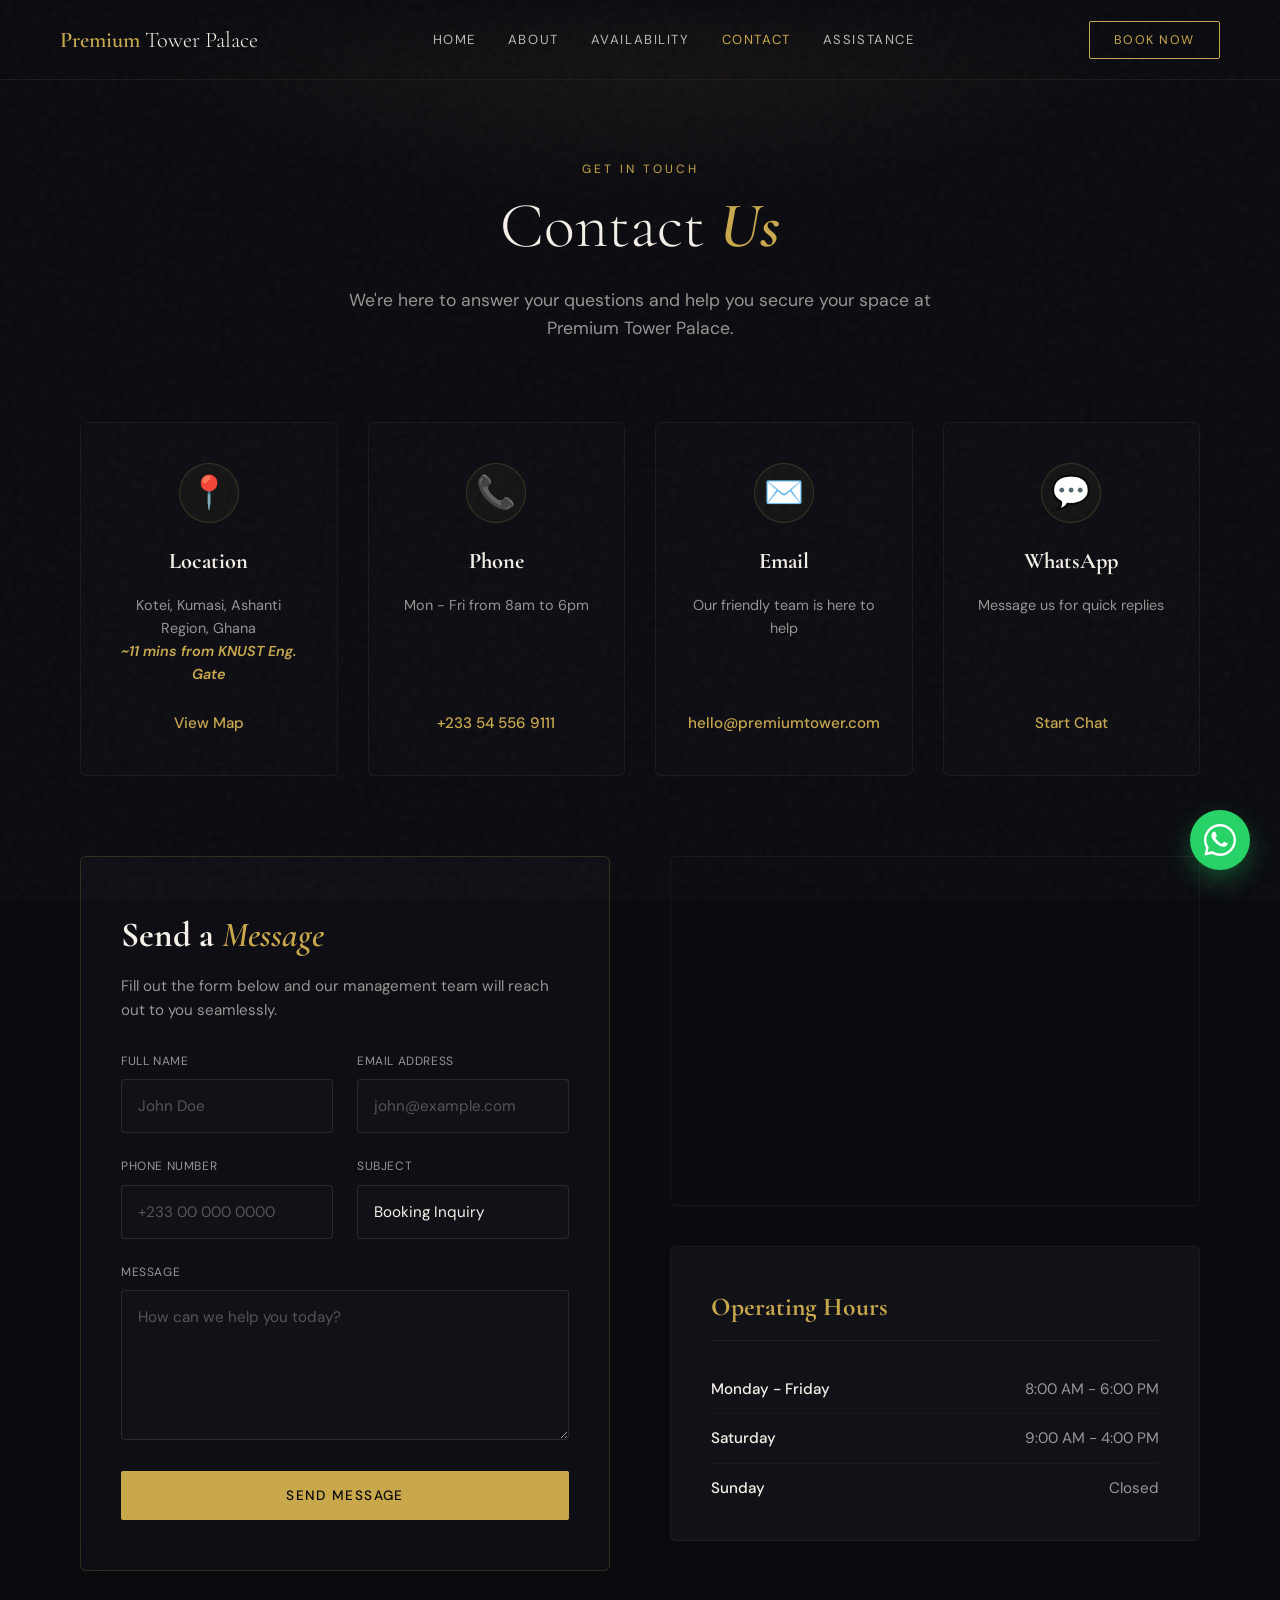
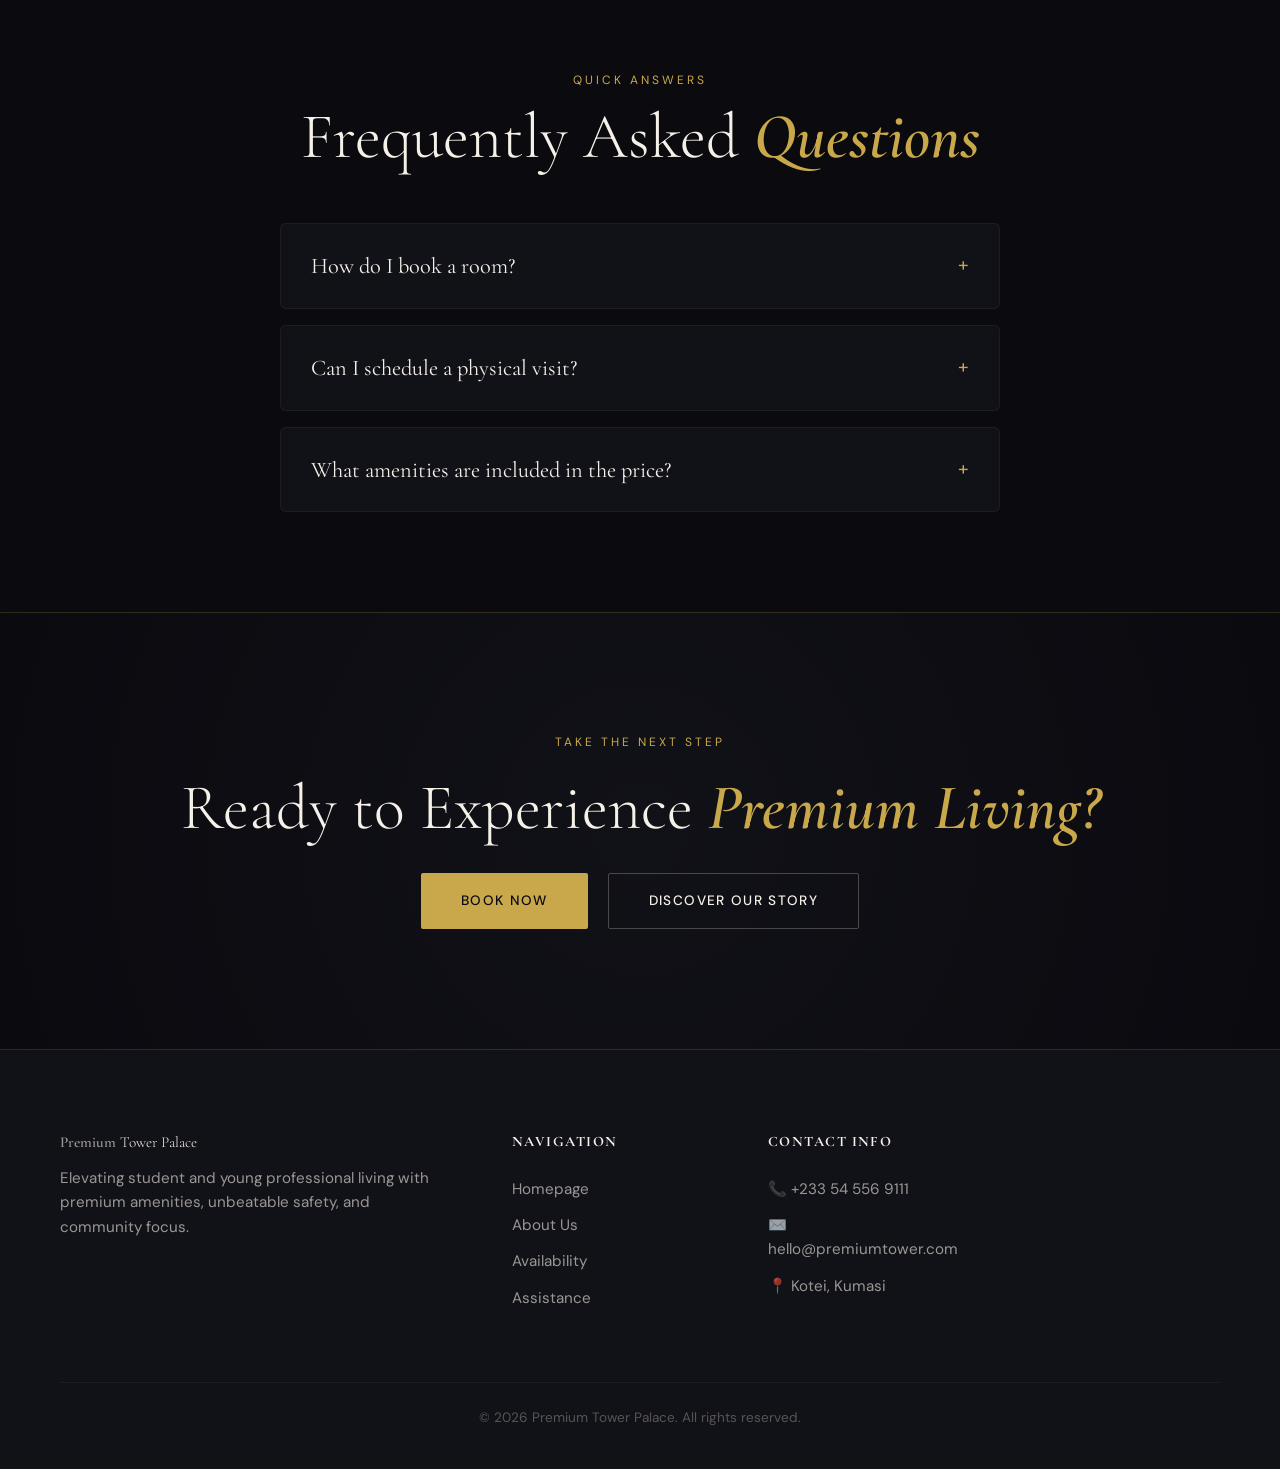
<file: client/contact.html>
<!DOCTYPE html>
<html lang="en">
<head>
<meta charset="UTF-8">
<meta name="viewport" content="width=device-width, initial-scale=1.0">
<title>Contact Us | Premium Tower Palace</title>
<link rel="icon" type="image/svg+xml" href="favicon.svg">
<link rel="preconnect" href="https://fonts.googleapis.com">
<link rel="preconnect" href="https://fonts.gstatic.com" crossorigin>
<link href="https://fonts.googleapis.com/css2?family=Cormorant+Garamond:ital,wght@0,300;0,400;0,600;1,300;1,400&family=DM+Sans:wght@300;400;500&display=swap" rel="stylesheet">
<style>
:root {
  --gold: #C9A84C;
  --gold-light: #E8C97A;
  --gold-dim: rgba(201,168,76,0.15);
  --gold-border: rgba(201,168,76,0.2);
  --dark: #0A0A0F;
  --dark-2: #111118;
  --dark-3: #1A1A24;
  --cream: #F5F0E8;
  --text-muted: rgba(245,240,232,0.6);
  --nav-h: 80px;
  --success: #2ed573;
  --transition: all 0.3s cubic-bezier(0.4, 0, 0.2, 1);
}

* { margin: 0; padding: 0; box-sizing: border-box; }

body { font-family: 'DM Sans', sans-serif; background-color: var(--dark); color: var(--cream); line-height: 1.6; overflow-x: hidden; position: relative; }
/* Background noise texture for premium feel */
body::before {
  content: ""; position: fixed; top: 0; left: 0; width: 100vw; height: 100vh;
  background: url('data:image/svg+xml;utf8,%3Csvg viewBox="0 0 200 200" xmlns="http://www.w3.org/2000/svg"%3E%3Cfilter id="noise"%3E%3CfeTurbulence type="fractalNoise" baseFrequency="0.65" numOctaves="3" stitchTiles="stitch"/%3E%3C/filter%3E%3Crect width="100%25" height="100%25" filter="url(%23noise)" opacity="0.04"/%3E%3C/svg%3E');
  pointer-events: none; z-index: 1000;
}

h1, h2, h3, h4, .cormorant { font-family: 'Cormorant Garamond', serif; }
a { text-decoration: none; color: inherit; transition: var(--transition); }
button { font-family: 'DM Sans', sans-serif; cursor: pointer; border: none; outline: none; transition: var(--transition); }
em { font-style: italic; color: var(--gold); font-weight: 600; }

/* Navbar */
nav { position: fixed; top: 0; left: 0; right: 0; z-index: 100; height: var(--nav-h); background: linear-gradient(to bottom, rgba(10,10,15,0.95), transparent); backdrop-filter: blur(4px); border-bottom: 1px solid rgba(201,168,76,0.1); display: flex; justify-content: space-between; align-items: center; padding: 0 60px; transition: var(--transition); }
.logo { font-family: 'Cormorant Garamond', serif; font-size: 1.4rem; font-weight: 600; color: var(--gold); }
.logo span { color: var(--cream); font-weight: 300; }
.nav-links { display: flex; gap: 32px; align-items: center; }
.nav-links a { font-size: 0.82rem; letter-spacing: 0.12em; text-transform: uppercase; opacity: 0.75; font-weight: 400; }
.nav-links a:hover, .nav-links a.active { opacity: 1; color: var(--gold); }
.nav-button { background: transparent; border: 1px solid var(--gold); color: var(--gold); padding: 10px 24px; border-radius: 2px; font-size: 0.78rem; letter-spacing: 0.12em; text-transform: uppercase; }
.nav-button:hover { background: var(--gold); color: var(--dark); }
.hamburger { display: none; background: none; border: none; color: var(--cream); font-size: 1.5rem; cursor: pointer; z-index: 101; }
.nav-menu-mobile { position: absolute; top: var(--nav-h); left: 0; right: 0; background: rgba(10,10,15,0.98); border-bottom: 1px solid rgba(201,168,76,0.1); flex-direction: column; padding: 20px 30px; gap: 20px; display: none; }
.nav-menu-mobile.open { display: flex; }

/* Utilities */
.btn-primary { background: var(--gold); color: var(--dark); padding: 16px 40px; border-radius: 2px; font-weight: 500; font-size: 0.85rem; text-transform: uppercase; letter-spacing: 0.1em; display: inline-flex; align-items: center; justify-content: center; gap: 8px; }
.btn-primary:hover { background: var(--gold-light); transform: translateY(-2px); box-shadow: 0 4px 15px rgba(201,168,76,0.3); }
.btn-outline { background: transparent; border: 1px solid rgba(245,240,232,0.25); color: var(--cream); padding: 16px 40px; border-radius: 2px; font-weight: 500; font-size: 0.85rem; text-transform: uppercase; letter-spacing: 0.1em; }
.btn-outline:hover { border-color: var(--gold); color: var(--gold); transform: translateY(-2px); box-shadow: 0 4px 15px rgba(201,168,76,0.1); }
.section-tag { font-size: 0.75rem; letter-spacing: 0.25em; text-transform: uppercase; color: var(--gold); display: block; margin-bottom: 12px; }
.section-heading { font-size: clamp(2.5rem, 5vw, 4rem); font-weight: 300; line-height: 1.1; margin-bottom: 24px; }
.section-subtext { font-size: 1.1rem; color: var(--text-muted); max-width: 600px; margin-bottom: 20px; margin-left: auto; margin-right: auto; }
.reveal { opacity: 0; transform: translateY(30px); transition: all 0.8s cubic-bezier(0.16, 1, 0.3, 1); }
.reveal.active { opacity: 1; transform: translateY(0); }

/* Header */
.page-header { padding: calc(var(--nav-h) + 80px) 60px 60px; text-align: center; position: relative; background: radial-gradient(ellipse 70% 80% at 50% 0%, rgba(201,168,76,0.08) 0%, transparent 60%); }

/* Contact Cards */
.contact-cards { max-width: 1200px; margin: 0 auto 80px; display: grid; grid-template-columns: repeat(auto-fit, minmax(240px, 1fr)); gap: 30px; padding: 0 40px; }
.contact-card { background: rgba(17,17,24,0.4); border: 1px solid rgba(255,255,255,0.05); padding: 40px 30px; border-radius: 6px; text-align: center; transition: var(--transition); backdrop-filter: blur(10px); position: relative; overflow: hidden; display: flex; flex-direction: column; align-items: center; justify-content: center; gap: 15px;}
.contact-card::before { content: ''; position: absolute; inset: 0; background: radial-gradient(circle at center, var(--gold-dim) 0%, transparent 70%); opacity: 0; transition: var(--transition); pointer-events: none;}
.contact-card:hover { transform: translateY(-8px); border-color: var(--gold-border); background: rgba(17,17,24,0.8); box-shadow: 0 10px 30px rgba(0,0,0,0.5); }
.contact-card:hover::before { opacity: 1; }
.cc-icon { font-size: 2rem; color: var(--gold); border: 1px solid var(--gold-border); border-radius: 50%; width: 60px; height: 60px; display: flex; align-items: center; justify-content: center; margin-bottom: 5px; transition: var(--transition); background: rgba(201,168,76,0.05); }
.contact-card:hover .cc-icon { background: var(--gold); color: var(--dark); border-color: var(--gold); }
.cc-title { font-family: 'Cormorant Garamond', serif; font-size: 1.4rem; color: var(--cream); }
.cc-desc { font-size: 0.9rem; color: var(--text-muted); }
.cc-link { font-size: 0.95rem; color: var(--gold); font-weight: 500; margin-top: auto; display: block; }
.cc-link:hover { text-decoration: underline; }

/* Main Contact Section (Form + Right side) */
.contact-main { max-width: 1200px; margin: 0 auto 100px; padding: 0 40px; display: grid; grid-template-columns: 1fr 1fr; gap: 60px; }

/* Form Styled */
.form-wrapper { background: rgba(17,17,24,0.6); backdrop-filter: blur(12px); border: 1px solid var(--gold-border); padding: 50px 40px; border-radius: 6px; }
.form-wrapper h3 { font-size: 2.2rem; margin-bottom: 10px; }
.form-wrapper p { color: var(--text-muted); margin-bottom: 30px; font-size: 0.95rem; }

.form-group { margin-bottom: 24px; position: relative; }
.form-row { display: grid; grid-template-columns: 1fr 1fr; gap: 24px; }
.form-label { display: block; font-size: 0.75rem; color: var(--text-muted); margin-bottom: 8px; text-transform: uppercase; letter-spacing: 0.05em; }
.form-input { width: 100%; background: rgba(255,255,255,0.02); border: 1px solid rgba(255,255,255,0.1); border-radius: 4px; padding: 16px; color: var(--cream); font-family: 'DM Sans', sans-serif; font-size: 0.95rem; outline: none; transition: var(--transition); }
.form-input:focus { border-color: var(--gold); background: rgba(255,255,255,0.05); }
.form-input::placeholder { color: rgba(245,240,232,0.3); }
select.form-input { appearance: none; cursor: pointer; }
select.form-input option { background: var(--dark-2); color: var(--cream); }
textarea.form-input { resize: vertical; min-height: 150px; }

.loading-spinner { display: none; width: 20px; height: 20px; border: 2px solid rgba(10,10,15,0.3); border-top-color: var(--dark); border-radius: 50%; animation: spin 1s linear infinite; }
@keyframes spin { to { transform: rotate(360deg); } }
.success-msg { display: none; background: rgba(46, 213, 115, 0.1); border: 1px solid rgba(46, 213, 115, 0.2); padding: 20px; border-radius: 4px; margin-top: 20px; color: var(--success); font-weight: 500; font-size: 0.9rem; align-items: center; gap: 10px; }

/* Right Info (Map + Hrs) */
.info-wrapper { display: flex; flex-direction: column; gap: 40px; }
.map-container { width: 100%; height: 350px; border-radius: 6px; overflow: hidden; border: 1px solid rgba(255,255,255,0.05); position: relative; }
/* Simulated Map styling using a styled empty block or inverted Google map */
.map-iframe { width: 100%; height: 100%; border: none; filter: invert(90%) hue-rotate(180deg) brightness(80%) contrast(85%); transition: var(--transition); }
.map-overlay { position: absolute; inset: 0; background: rgba(10,10,15,0.2); pointer-events: none; }
.map-container:hover .map-iframe { filter: invert(90%) hue-rotate(180deg) brightness(90%) contrast(100%); }

.hours-card { background: var(--dark-2); border: 1px solid rgba(255,255,255,0.05); padding: 40px; border-radius: 6px; }
.hours-card h4 { font-size: 1.6rem; margin-bottom: 24px; color: var(--gold); border-bottom: 1px solid rgba(255,255,255,0.05); padding-bottom: 12px; }
.hour-row { display: flex; justify-content: space-between; padding: 12px 0; border-bottom: 1px solid rgba(255,255,255,0.03); color: var(--text-muted); font-size: 0.95rem; }
.hour-row:last-child { border-bottom: none; padding-bottom: 0; }
.hour-row span:first-child { font-weight: 500; color: var(--cream); }

/* FAQ Section */
.faq-section { max-width: 800px; margin: 0 auto 100px; padding: 0 40px; }
.faq-header { text-align: center; margin-bottom: 50px; }
.accordion { display: flex; flex-direction: column; gap: 16px; }
.acc-item { background: var(--dark-2); border: 1px solid rgba(255,255,255,0.05); border-radius: 6px; overflow: hidden; }
.acc-header { padding: 24px 30px; cursor: pointer; display: flex; justify-content: space-between; align-items: center; user-select: none; transition: var(--transition); }
.acc-header:hover { background: rgba(255,255,255,0.02); }
.acc-title { font-family: 'Cormorant Garamond', serif; font-size: 1.4rem; color: var(--cream); }
.acc-icon { font-size: 1.2rem; color: var(--gold); transition: transform 0.3s; }
.acc-content { padding: 0 30px; max-height: 0; overflow: hidden; transition: max-height 0.4s cubic-bezier(0, 1, 0, 1), padding 0.4s ease; color: var(--text-muted); font-size: 0.95rem; }
.acc-item.active .acc-content { padding: 0 30px 24px; max-height: 200px; } /* max-height approach */
.acc-item.active .acc-icon { transform: rotate(45deg); }
.acc-item.active { border-color: var(--gold-border); background: rgba(17,17,24,0.6); }

/* CTA Section */
#cta { padding: 120px 60px; text-align: center; background: radial-gradient(circle at center, var(--dark-2) 0%, var(--dark) 100%); border-top: 1px solid var(--gold-border); border-bottom: 1px solid var(--gold-border); }
.cta-buttons { display: flex; gap: 20px; justify-content: center; margin-top: 30px; }

/* Floating WhatsApp */
.floating-wa { position: fixed; bottom: 30px; right: 30px; background: #25D366; color: white; width: 60px; height: 60px; border-radius: 50%; display: flex; align-items: center; justify-content: center; font-size: 2rem; box-shadow: 0 10px 25px rgba(37,211,102,0.3); z-index: 90; transition: var(--transition); text-decoration: none; }
.floating-wa:hover { transform: scale(1.1); box-shadow: 0 10px 30px rgba(37,211,102,0.5); }

/* Footer */
footer { padding: 80px 60px 40px; background: var(--dark-2); position: relative; z-index: 10; }
.footer-grid { display: grid; grid-template-columns: 2fr 1fr 1fr 1fr; gap: 60px; margin-bottom: 60px; }
.footer-brand { margin-bottom: 20px; display: inline-block; }
.footer-col h4 { font-size: 0.9rem; text-transform: uppercase; letter-spacing: 0.1em; color: var(--cream); margin-bottom: 24px; }
.footer-col a, .footer-col p { color: var(--text-muted); font-size: 0.95rem; margin-bottom: 12px; display: block; }
.copyright { border-top: 1px solid rgba(255,255,255,0.05); padding-top: 24px; text-align: center; color: rgba(245,240,232,0.3); font-size: 0.85rem; }

/* Responsive */
@media (max-width: 1024px) {
  nav { padding: 0 30px; } .nav-links, .nav-button { display: none; } .hamburger { display: block; }
  .contact-main { grid-template-columns: 1fr; }
  .footer-grid { grid-template-columns: 1fr 1fr; }
}
@media (max-width: 600px) {
  .page-header { padding-left: 20px; padding-right: 20px; }
  .contact-cards { padding: 0 20px; }
  .contact-main { padding: 0 20px; gap: 40px; }
  .form-wrapper { padding: 30px 20px; }
  .form-row { grid-template-columns: 1fr; gap: 0; }
  .faq-section { padding: 0 20px; }
  .acc-header { padding: 20px; } .acc-content { padding: 0 20px; }
  .cta-buttons { flex-direction: column; }
  .footer-grid { grid-template-columns: 1fr; gap: 32px; }
}
</style>
</head>
<body>

<nav id="navbar">
  <a href="index.html" class="logo">Premium <span>Tower Palace</span></a>
  <div class="nav-links">
    <a href="index.html">Home</a>
    <a href="about.html">About</a>
    <a href="availability.html">Availability</a>
    <a href="contact.html" class="active">Contact</a>
    <a href="assistance.html">Assistance</a>
  </div>
  <button class="nav-button" onclick="window.location.href='booking.html'">Book Now</button>
  <button class="hamburger" id="hamburgerBtn" onclick="toggleMobileNav()">☰</button>
  <div class="nav-menu-mobile" id="mobileNav">
    <a href="index.html">Home</a>
    <a href="about.html">About</a>
    <a href="availability.html">Availability</a>
    <a href="contact.html" class="active">Contact</a>
    <a href="assistance.html">Assistance</a>
  </div>
</nav>

<header class="page-header reveal">
  <span class="section-tag">Get In Touch</span>
  <h1 class="section-heading">Contact <em>Us</em></h1>
  <p class="section-subtext">We're here to answer your questions and help you secure your space at Premium Tower Palace.</p>
</header>

<div class="contact-cards reveal">
  <div class="contact-card">
    <div class="cc-icon">📍</div>
    <h3 class="cc-title">Location</h3>
    <p class="cc-desc" style="margin-bottom: 10px;">Kotei, Kumasi, Ashanti Region, Ghana<br><em>~11 mins from KNUST Eng. Gate</em></p>
    <a href="#map" class="cc-link">View Map</a>
  </div>
  
  <div class="contact-card" style="transition-delay: 0.1s;">
    <div class="cc-icon">📞</div>
    <h3 class="cc-title">Phone</h3>
    <p class="cc-desc" style="margin-bottom: 10px;">Mon - Fri from 8am to 6pm</p>
    <a href="tel:+233545569111" class="cc-link">+233 54 556 9111</a>
  </div>
  
  <div class="contact-card" style="transition-delay: 0.2s;">
    <div class="cc-icon">✉️</div>
    <h3 class="cc-title">Email</h3>
    <p class="cc-desc" style="margin-bottom: 10px;">Our friendly team is here to help</p>
    <a href="mailto:hello@premiumtower.com" class="cc-link">hello@premiumtower.com</a>
  </div>
  
  <div class="contact-card" style="transition-delay: 0.3s;">
    <div class="cc-icon">💬</div>
    <h3 class="cc-title">WhatsApp</h3>
    <p class="cc-desc" style="margin-bottom: 10px;">Message us for quick replies</p>
    <a href="https://wa.me/233545569111" target="_blank" class="cc-link">Start Chat</a>
  </div>
</div>

<div class="contact-main">
  <!-- Left Form -->
  <div class="form-wrapper reveal" style="transition-delay: 0.2s;">
    <h3 class="cormorant">Send a <em>Message</em></h3>
    <p>Fill out the form below and our management team will reach out to you seamlessly.</p>
    
    <form id="contactForm" onsubmit="handleFormSubmit(event)">
      <div class="form-row">
        <div class="form-group">
          <label class="form-label">Full Name</label>
          <input type="text" class="form-input" required placeholder="John Doe">
        </div>
        <div class="form-group">
          <label class="form-label">Email Address</label>
          <input type="email" class="form-input" required placeholder="john@example.com">
        </div>
      </div>
      
      <div class="form-row">
        <div class="form-group">
          <label class="form-label">Phone Number</label>
          <input type="tel" class="form-input" required placeholder="+233 00 000 0000">
        </div>
        <div class="form-group">
          <label class="form-label">Subject</label>
          <select class="form-input" required>
            <option value="Booking Inquiry">Booking Inquiry</option>
            <option value="General Inquiry">General Inquiry</option>
            <option value="Schedule a Tour">Schedule a Tour</option>
            <option value="Other">Other</option>
          </select>
        </div>
      </div>

      <div class="form-group">
        <label class="form-label">Message</label>
        <textarea class="form-input" required placeholder="How can we help you today?"></textarea>
      </div>

      <button type="submit" class="btn-primary" style="width: 100%;" id="submitBtn">
        <span class="btn-text">Send Message</span>
        <div class="loading-spinner" id="btnSpinner"></div>
      </button>

      <div class="success-msg" id="successBlock">
        <span style="font-size: 1.2rem;">✓</span> Your message has been sent. We'll get back to you shortly.
      </div>
    </form>
  </div>

  <!-- Right Info -->
  <div class="info-wrapper reveal" style="transition-delay: 0.4s;">
    <div class="map-container" id="map">
      <div class="map-overlay"></div>
      <iframe
        class="map-iframe"
        src="https://maps.google.com/maps?q=PTP+Hostel+Premiere+Tower+Palace+Kotei+Kumasi+Ghana&output=embed&z=17"
        width="100%"
        height="380"
        style="border: none; border-radius: 4px; filter: invert(90%) hue-rotate(180deg);"
        allowfullscreen=""
        loading="lazy"
        referrerpolicy="no-referrer-when-downgrade"
        title="Premium Tower Palace Location — Kotei, Kumasi">
      </iframe>
    </div>
    
    <div class="hours-card">
      <h4 class="cormorant">Operating Hours</h4>
      <div class="hour-row">
        <span>Monday - Friday</span>
        <span>8:00 AM - 6:00 PM</span>
      </div>
      <div class="hour-row">
        <span>Saturday</span>
        <span>9:00 AM - 4:00 PM</span>
      </div>
      <div class="hour-row">
        <span>Sunday</span>
        <span>Closed</span>
      </div>
    </div>
  </div>
</div>

<div class="faq-section reveal">
  <div class="faq-header">
    <span class="section-tag">Quick Answers</span>
    <h2 class="section-heading cormorant">Frequently Asked <em>Questions</em></h2>
  </div>
  
  <div class="accordion">
    <div class="acc-item" onclick="toggleAccordion(this)">
      <div class="acc-header">
        <span class="acc-title">How do I book a room?</span>
        <span class="acc-icon">+</span>
      </div>
      <div class="acc-content">
        <p>You can book a room directly through our Availability page. Simply select your preferred room type and click 'Book Now'. You'll be asked to provide some basic information to secure your reservation.</p>
      </div>
    </div>
    
    <div class="acc-item" onclick="toggleAccordion(this)">
      <div class="acc-header">
        <span class="acc-title">Can I schedule a physical visit?</span>
        <span class="acc-icon">+</span>
      </div>
      <div class="acc-content">
        <p>Absolutely. We highly encourage prospective residents to tour the facility. You can select "Schedule a Tour" in the contact form above, or call us directly during working hours.</p>
      </div>
    </div>
    
    <div class="acc-item" onclick="toggleAccordion(this)">
      <div class="acc-header">
        <span class="acc-title">What amenities are included in the price?</span>
        <span class="acc-icon">+</span>
      </div>
      <div class="acc-content">
        <p>Your booking includes fully furnished rooms, high-speed WiFi, 24/7 power and water supply, access to study lounges, weekly cleaning, and top-tier security. Some premium rooms also include exclusive access to the rooftop lounge.</p>
      </div>
    </div>
  </div>
</div>

<section id="cta" class="reveal">
  <span class="section-tag" style="margin-bottom: 20px;">Take The Next Step</span>
  <h2 class="section-heading cormorant">Ready to Experience <em>Premium Living?</em></h2>
  <div class="cta-buttons">
    <a href="booking.html" class="btn-primary">Book Now</a>
    <a href="about.html" class="btn-outline">Discover Our Story</a>
  </div>
</section>

<footer>
  <div class="footer-grid">
    <div class="footer-col" style="grid-column: span 1.5;">
      <a href="index.html" class="logo footer-brand">Premium <span>Tower Palace</span></a>
      <p>Elevating student and young professional living with premium amenities, unbeatable safety, and community focus.</p>
    </div>
    <div class="footer-col">
      <h4>Navigation</h4>
      <a href="index.html">Homepage</a>
      <a href="about.html">About Us</a>
      <a href="availability.html">Availability</a>
      <a href="assistance.html">Assistance</a>
    </div>
    <div class="footer-col">
      <h4>Contact Info</h4>
      <p>📞 +233 54 556 9111</p>
      <p>✉️ hello@premiumtower.com</p>
      <p>📍 Kotei, Kumasi</p>
    </div>
  </div>
  <div class="copyright">&copy; 2026 Premium Tower Palace. All rights reserved.</div>
</footer>

<a href="https://wa.me/233545569111" target="_blank" class="floating-wa" title="Chat on WhatsApp">
  <img src="data:image/svg+xml;utf8,%3Csvg xmlns='http://www.w3.org/2000/svg' viewBox='0 0 24 24' width='32' height='32' fill='white'%3E%3Cpath d='M17.472 14.382c-.297-.149-1.758-.867-2.03-.967-.273-.099-.471-.148-.67.15-.197.297-.767.966-.94 1.164-.173.199-.347.223-.644.075-.297-.15-1.255-.463-2.39-1.505-1.098-1.008-1.84-2.253-2.053-2.55-.214-.298-.023-.459.126-.607.134-.133.297-.348.446-.521.151-.173.2-.297.3-.496.1-.198.05-.372-.025-.521-.075-.149-.67-1.611-.918-2.206-.241-.579-.486-.501-.67-.51l-.572-.009c-.198 0-.52.074-.792.372-.272.297-1.04 1.016-1.04 2.478 0 1.461 1.065 2.874 1.213 3.073.149.198 2.096 3.199 5.076 4.485.709.307 1.263.491 1.694.629.712.227 1.36.195 1.871.118.575-.086 1.758-.718 2.006-1.413.248-.695.248-1.29.174-1.414-.075-.124-.273-.198-.571-.347z'/%3E%3Cpath d='M12 0C5.373 0 0 5.373 0 12c0 2.123.553 4.122 1.543 5.86L.416 23.584l5.808-1.124A11.96 11.96 0 0012 24c6.627 0 12-5.373 12-12S18.627 0 12 0zm0 21.956c-1.803 0-3.565-.487-5.111-1.408l-.367-.218-3.799.735.753-3.69-.239-.38C2.26 15.352 1.77 13.722 1.77 12c0-5.632 4.598-10.187 10.23-10.187 5.632 0 10.23 4.555 10.23 10.187 0 5.633-4.598 10.187-10.23 10.187z'/%3E%3C/svg%3E" alt="WA">
</a>

<script>
// Mobile Nav logic
function toggleMobileNav() {
  document.getElementById('mobileNav').classList.toggle('open');
}
window.addEventListener('scroll', () => {
  const nav = document.getElementById('navbar');
  nav.style.background = window.scrollY > 50 
    ? 'rgba(10,10,15,0.98)' 
    : 'linear-gradient(to bottom, rgba(10,10,15,0.95), transparent)';
});

// Reveal Observer
const observer = new IntersectionObserver(entries => {
  entries.forEach(e => {
    if (e.isIntersecting) {
      e.target.classList.add('active');
      observer.unobserve(e.target);
    }
  });
}, { threshold: 0.1 });
document.querySelectorAll('.reveal').forEach(el => observer.observe(el));

// Form Submission Simulation
function handleFormSubmit(e) {
  e.preventDefault();
  
  const btn = document.getElementById('submitBtn');
  const btnText = btn.querySelector('.btn-text');
  const spinner = document.getElementById('btnSpinner');
  const successBlock = document.getElementById('successBlock');
  const form = document.getElementById('contactForm');
  
  btnText.style.display = 'none';
  spinner.style.display = 'block';
  btn.disabled = true;
  successBlock.style.display = 'none';

  setTimeout(() => {
    btnText.style.display = 'block';
    spinner.style.display = 'none';
    btn.disabled = false;
    successBlock.style.display = 'flex';
    form.reset();
    setTimeout(() => { successBlock.style.display = 'none'; }, 5000);
  }, 1500);
}

// Accordion Logic
function toggleAccordion(el) {
  const isActive = el.classList.contains('active');
  // Close all
  document.querySelectorAll('.acc-item').forEach(item => {
    item.classList.remove('active');
  });
  // Open clicked if it wasn't open
  if (!isActive) {
    el.classList.add('active');
  }
}
</script>

</body>
</html>
</file>
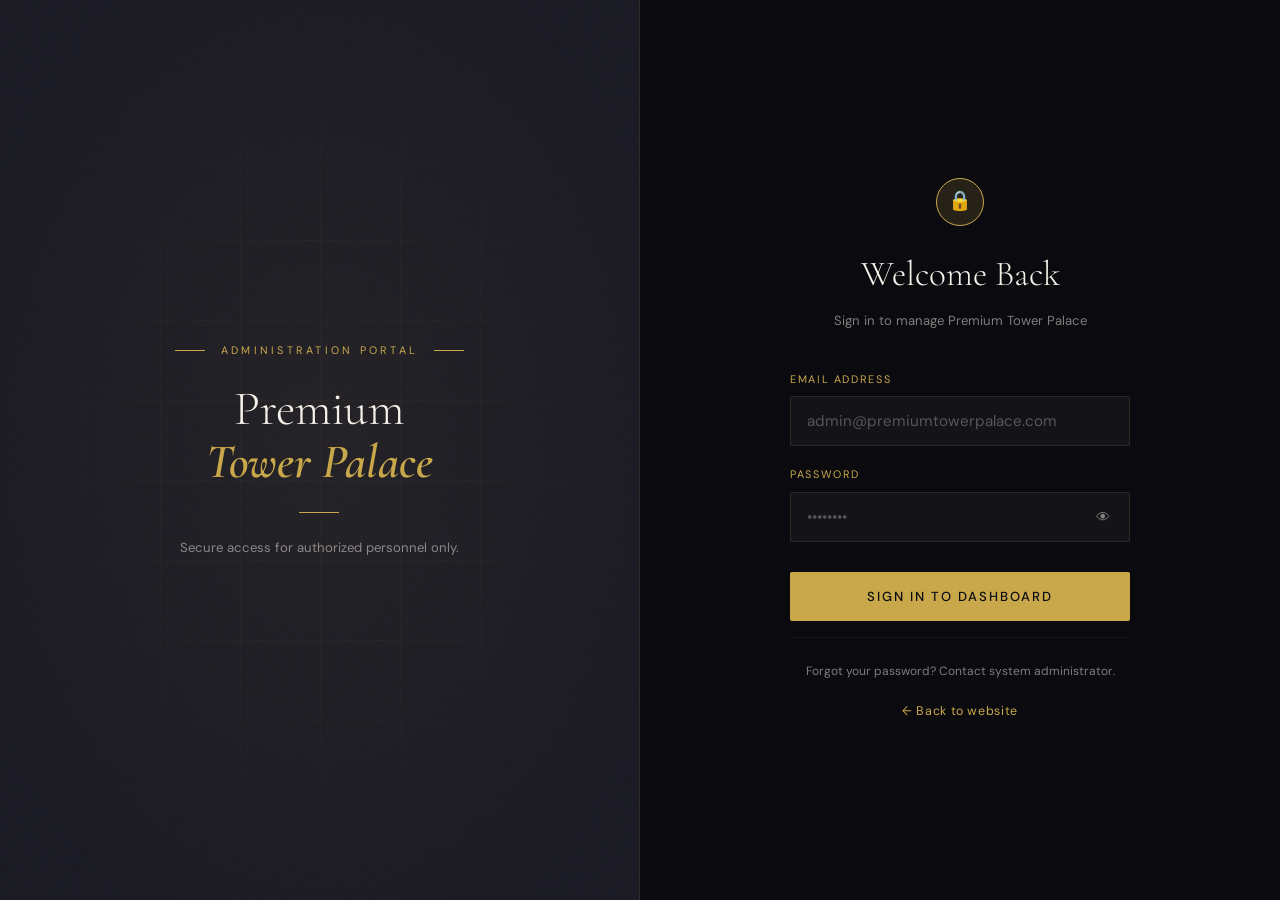
<file: client/admin/admin.html>
<!DOCTYPE html>
<html lang="en">
<head>
<meta charset="UTF-8">
<meta name="viewport" content="width=device-width, initial-scale=1.0">
<title>Admin Portal | Premium Tower Palace</title>
<link rel="icon" type="image/svg+xml" href="../favicon.svg">
<link rel="preconnect" href="https://fonts.googleapis.com">
<link rel="preconnect" href="https://fonts.gstatic.com" crossorigin>
<link href="https://fonts.googleapis.com/css2?family=DM+Sans:wght@300;400;500;700&display=swap" rel="stylesheet">
<script>
// Auth Guard & Weekly Session Expiry check
const token = localStorage.getItem('ptp_token');
const expiry = localStorage.getItem('ptp_session_expiry');

if (!token || !expiry || Date.now() > parseInt(expiry, 10)) {
  // Clear any existing expired data
  localStorage.removeItem('ptp_token');
  localStorage.removeItem('ptp_admin');
  localStorage.removeItem('ptp_session_expiry');
  // Redirect to login
  window.location.href = 'login.html';
}

function handleLogout() {
  localStorage.removeItem('ptp_token');
  localStorage.removeItem('ptp_admin');
  localStorage.removeItem('ptp_session_expiry');
  window.location.href = 'login.html';
}
</script>
<style>
:root {
  --gold: #C9A84C;
  --gold-hover: #E8C97A;
  --bg-dark: #0A0A0F;
  --bg-panel: #111118;
  --bg-hover: #1A1A24;
  --border: rgba(255,255,255,0.08);
  --text-main: #F5F0E8;
  --text-muted: rgba(245,240,232,0.6);
  --success: #2ed573;
  --warning: #feca57;
  --danger: #ff4757;
  --info: #48dbfb;
  --sidebar-w: 260px;
  --nav-h: 70px;
  --transition: all 0.2s ease;
}

* { margin: 0; padding: 0; box-sizing: border-box; font-family: 'DM Sans', sans-serif; }
body { background: var(--bg-dark); color: var(--text-main); display: flex; height: 100vh; overflow: hidden; }

/* Sidebar */
.sidebar { width: var(--sidebar-w); background: var(--bg-panel); border-right: 1px solid var(--border); display: flex; flex-direction: column; }
.brand { height: var(--nav-h); display: flex; align-items: center; padding: 0 24px; border-bottom: 1px solid var(--border); font-size: 1.2rem; font-weight: 700; color: var(--gold); letter-spacing: 0.05em; }
.brand span { color: var(--text-main); font-weight: 300; margin-left: 5px; }
.nav-menu { padding: 20px 10px; display: flex; flex-direction: column; gap: 5px; flex: 1; overflow-y: auto;}
.nav-item { padding: 12px 16px; border-radius: 6px; cursor: pointer; color: var(--text-muted); font-size: 0.95rem; display: flex; align-items: center; gap: 12px; transition: var(--transition); }
.nav-item:hover, .nav-item.active { background: var(--bg-hover); color: var(--gold); }
.nav-item.active { font-weight: 500; border-left: 3px solid var(--gold); border-radius: 0 6px 6px 0; }
.logout-btn { margin: 20px; padding: 12px; text-align: center; border: 1px solid var(--border); border-radius: 6px; color: var(--danger); cursor: pointer; transition: var(--transition); }
.logout-btn:hover { background: rgba(255, 71, 87, 0.1); border-color: var(--danger); }

/* Main Content */
.main-content { flex: 1; display: flex; flex-direction: column; overflow: hidden; }
.top-nav { height: var(--nav-h); background: var(--bg-panel); border-bottom: 1px solid var(--border); display: flex; justify-content: space-between; align-items: center; padding: 0 30px; }
.page-title { font-size: 1.2rem; font-weight: 500; }
.admin-profile { display: flex; align-items: center; gap: 20px; }
.notif-icon { color: var(--text-muted); cursor: pointer; position: relative; }
.notif-dot { position: absolute; top: 0; right: -2px; width: 8px; height: 8px; background: var(--danger); border-radius: 50%; }
.avatar { width: 36px; height: 36px; background: var(--gold); color: var(--bg-dark); border-radius: 50%; display: flex; align-items: center; justify-content: center; font-weight: 700; }

.content-wrapper { flex: 1; overflow-y: auto; padding: 30px; }
.section { display: none; animation: fadeIn 0.3s ease; }
.section.active { display: block; }
@keyframes fadeIn { from { opacity: 0; transform: translateY(10px); } to { opacity: 1; transform: translateY(0); } }

/* Cards & Grid */
.grid-cards { display: grid; grid-template-columns: repeat(auto-fit, minmax(220px, 1fr)); gap: 20px; margin-bottom: 30px; }
.card { background: var(--bg-panel); border: 1px solid var(--border); border-radius: 8px; padding: 24px; transition: var(--transition); box-shadow: 0 4px 6px rgba(0,0,0,0.1); }
.card:hover { transform: translateY(-3px); border-color: rgba(201,168,76,0.3); }
.card-title { font-size: 0.85rem; color: var(--text-muted); text-transform: uppercase; letter-spacing: 0.05em; margin-bottom: 10px; display: flex; justify-content: space-between;}
.card-value { font-size: 2rem; font-weight: 700; color: var(--text-main); }
.card-trend { font-size: 0.85rem; color: var(--success); margin-top: 5px; }

/* Panels */
.panel { background: var(--bg-panel); border: 1px solid var(--border); border-radius: 8px; padding: 24px; margin-bottom: 30px; }
.panel-header { display: flex; justify-content: space-between; align-items: center; margin-bottom: 20px; }
.panel-title { font-size: 1.1rem; font-weight: 500; }

/* Tables */
.table-responsive { overflow-x: auto; }
table { width: 100%; border-collapse: collapse; text-align: left; }
th, td { padding: 14px 16px; border-bottom: 1px solid var(--border); }
th { color: var(--text-muted); font-weight: 500; font-size: 0.85rem; text-transform: uppercase; letter-spacing: 0.05em; }
tr:hover td { background: rgba(255,255,255,0.02); }
.badge { padding: 4px 10px; border-radius: 20px; font-size: 0.75rem; font-weight: 500; }
.badge.active, .badge.resolved, .badge.avail { background: rgba(46, 213, 115, 0.1); color: var(--success); }
.badge.inactive, .badge.failed, .badge.maint { background: rgba(255, 71, 87, 0.1); color: var(--danger); }
.badge.pending, .badge.occ { background: rgba(254, 202, 87, 0.1); color: var(--warning); }
.badge.progress { background: rgba(72, 219, 251, 0.1); color: var(--info); }

/* Buttons */
.btn { padding: 10px 20px; border-radius: 4px; font-size: 0.85rem; font-weight: 500; cursor: pointer; transition: var(--transition); border: none; outline: none; display: inline-flex; align-items: center; gap: 8px; }
.btn-primary { background: var(--gold); color: var(--bg-dark); }
.btn-primary:hover { background: var(--gold-hover); }
.btn-outline { background: transparent; border: 1px solid var(--border); color: var(--text-main); }
.btn-outline:hover { border-color: var(--gold); color: var(--gold); }
.btn-danger { background: rgba(255,71,87,0.1); color: var(--danger); }
.btn-danger:hover { background: rgba(255,71,87,0.2); }
.btn-sm { padding: 6px 12px; font-size: 0.75rem; }

/* Forms */
.form-group { margin-bottom: 20px; }
.form-label { display: block; font-size: 0.85rem; color: var(--text-muted); margin-bottom: 8px; }
.form-control { width: 100%; background: var(--bg-dark); border: 1px solid var(--border); border-radius: 4px; padding: 12px 14px; color: var(--text-main); outline: none; transition: border-color 0.2s; }
.form-control:focus { border-color: var(--gold); }
textarea.form-control { min-height: 120px; resize: vertical; }

/* Fake Chart Area */
.chart-placeholder { width: 100%; height: 250px; display: flex; align-items: flex-end; gap: 10px; padding-top: 20px; border-bottom: 1px solid var(--border); }
.chart-bar { flex: 1; background: rgba(201,168,76,0.2); border-radius: 4px 4px 0 0; position: relative; transition: var(--transition); cursor: pointer; }
.chart-bar:hover { background: var(--gold); }
.chart-bar::after { content: attr(data-val); position: absolute; top: -25px; left: 50%; transform: translateX(-50%); font-size: 0.75rem; color: var(--text-muted); opacity: 0; transition: 0.2s; }
.chart-bar:hover::after { opacity: 1; color: var(--gold); }

/* Modals */
.modal-overlay { position: fixed; inset: 0; background: rgba(0,0,0,0.7); backdrop-filter: blur(4px); display: none; align-items: center; justify-content: center; z-index: 1000; }
.modal-overlay.show { display: flex; }
.modal-card { background: var(--bg-panel); border: 1px solid var(--border); border-radius: 8px; width: 100%; max-width: 500px; padding: 30px; box-shadow: 0 10px 30px rgba(0,0,0,0.5); }
.modal-title { font-size: 1.2rem; margin-bottom: 20px; border-bottom: 1px solid var(--border); padding-bottom: 10px; }
.modal-footer { display: flex; justify-content: flex-end; gap: 12px; margin-top: 24px; }

/* Editor & Broadcast */
.editor-toolbar { background: var(--bg-dark); border: 1px solid var(--border); border-bottom: none; border-radius: 4px 4px 0 0; padding: 10px; display: flex; gap: 10px; }
.editor-btn { background: transparent; border: none; color: var(--text-muted); cursor: pointer; padding: 5px 10px; border-radius: 4px; }
.editor-btn:hover { background: rgba(255,255,255,0.1); color: var(--text-main); }
.editor-textarea { border-radius: 0 0 4px 4px; }
.loading-spinner { display: none; width: 16px; height: 16px; border: 2px solid rgba(0,0,0,0.2); border-top-color: var(--bg-dark); border-radius: 50%; animation: spin 1s linear infinite; }
@keyframes spin { to { transform: rotate(360deg); } }

/* Utils */
.d-flex { display: flex; gap: 10px; }
.mt-3 { margin-top: 20px; }
.text-right { text-align: right; }
</style>
</head>
<body>

<!-- Sidebar -->
<aside class="sidebar">
  <div class="brand">Premium <span>Admin</span></div>
  <div class="nav-menu">
    <div class="nav-item active" onclick="switchTab('dashboard')">⚙️ Dashboard Overview</div>
    <div class="nav-item" onclick="switchTab('residents')">👥 Residents Info</div>
    <div class="nav-item" onclick="switchTab('rooms')">🏠 Rooms & Status</div>
    <div class="nav-item" onclick="switchTab('assistance')">🛠️ Assistance Requests</div>
    <div class="nav-item" style="margin-top: 15px; border-top: 1px solid var(--border); padding-top: 20px;">📧 Broadcast Email</div>
    <div class="nav-item" onclick="switchTab('broadcast')">▶ New Broadcast</div>
    <div class="nav-item" onclick="switchTab('emaillist')">📋 Mailing List</div>
    <div class="nav-item" onclick="switchTab('logs')">📜 Email Logs</div>
  </div>
  <div class="logout-btn" onclick="handleLogout()">Logout</div>
</aside>

<!-- Main Wrapper -->
<main class="main-content">
  <!-- Top Nav -->
  <header class="top-nav">
    <div class="page-title" id="pageTitle">Dashboard Overview</div>
    <div class="admin-profile">
      <div class="notif-icon">🔔<div class="notif-dot"></div></div>
      <div style="text-align: right;">
        <div style="font-size: 0.9rem; font-weight: 500;">Admin User</div>
        <div style="font-size: 0.75rem; color: var(--text-muted)">Manager</div>
      </div>
      <div class="avatar">A</div>
    </div>
  </header>

  <!-- Sections -->
  <div class="content-wrapper">
    
    <!-- 1. DASHBOARD -->
    <div id="sec-dashboard" class="section active">
      <div class="grid-cards">
        <div class="card">
          <div class="card-title">Total Residents <span>👥</span></div>
          <div class="card-value" id="dash-res">124</div>
          <div class="card-trend">+3 this month</div>
        </div>
        <div class="card">
          <div class="card-title">Occupied Rooms <span>🏠</span></div>
          <div class="card-value" id="dash-occ">98</div>
          <div class="card-trend">82% capacity</div>
        </div>
        <div class="card">
          <div class="card-title">Pending Requests <span>🛠️</span></div>
          <div class="card-value" id="dash-req">5</div>
          <div class="card-trend" style="color:var(--warning)">Needs attention</div>
        </div>
        <div class="card">
          <div class="card-title">Monthly Revenue <span>💰</span></div>
          <div class="card-value">₵85k</div>
          <div class="card-trend">+4.2% vs last month</div>
        </div>
      </div>

      <div class="panel">
        <div class="panel-header">
          <div class="panel-title">Occupancy Trend (Last 6 Months)</div>
          <select class="form-control" style="width: auto; padding: 6px 12px;">
            <option>2026</option>
          </select>
        </div>
        <div class="chart-placeholder">
          <!-- Mock Chart Bars -->
          <div class="chart-bar" style="height: 60%;" data-val="60%"></div>
          <div class="chart-bar" style="height: 65%;" data-val="65%"></div>
          <div class="chart-bar" style="height: 70%;" data-val="70%"></div>
          <div class="chart-bar" style="height: 85%;" data-val="85%"></div>
          <div class="chart-bar" style="height: 80%;" data-val="80%"></div>
          <div class="chart-bar" style="height: 95%; background: var(--gold);" data-val="95%"></div>
        </div>
        <div style="display: flex; justify-content: space-between; margin-top: 10px; color: var(--text-muted); font-size: 0.8rem;">
          <span>May</span><span>Jun</span><span>Jul</span><span>Aug</span><span>Sep</span><span>Oct</span>
        </div>
      </div>
    </div>

    <!-- 2. RESIDENTS -->
    <div id="sec-residents" class="section">
      <div class="panel">
        <div class="panel-header">
          <div class="panel-title">Manage Residents</div>
          <div class="d-flex">
            <input type="text" class="form-control" placeholder="Search by name..." style="width: 250px; padding: 8px 12px;">
            <button class="btn btn-primary" onclick="openModal('addResidentModal')">+ Add Resident</button>
          </div>
        </div>
        <div class="table-responsive">
          <table>
            <thead><tr><th>Name</th><th>Email</th><th>Room</th><th>Move-In Date</th><th>Status</th><th>Actions</th></tr></thead>
            <tbody id="residentsTableBody">
              <!-- Rendered by JS -->
            </tbody>
          </table>
        </div>
      </div>
    </div>

    <!-- 3. ROOMS -->
    <div id="sec-rooms" class="section">
      <div class="panel">
        <div class="panel-header">
          <div class="panel-title">Room Availability & Pricing</div>
          <button class="btn btn-outline">Export CSV</button>
        </div>
        <div class="table-responsive">
          <table>
            <thead><tr><th>Room Type</th><th>Price / Mo</th><th>Total Count</th><th>Occupied</th><th>Available</th><th>Status</th><th>Actions</th></tr></thead>
            <tbody id="roomsTableBody">
              <!-- Rendered by JS -->
            </tbody>
          </table>
        </div>
      </div>
    </div>

    <!-- 4. ASSISTANCE REQUESTS -->
    <div id="sec-assistance" class="section">
      <div class="panel">
        <div class="panel-header">
          <div class="panel-title">Recent Assistance Requests</div>
          <select class="form-control" style="width: auto; padding: 6px 12px;">
            <option>All Status</option><option>Pending</option><option>In Progress</option>
          </select>
        </div>
        <div class="table-responsive">
          <table>
            <thead><tr><th>Ref ID</th><th>Resident</th><th>Issue Type</th><th>Description</th><th>Date</th><th>Status</th><th>Action</th></tr></thead>
            <tbody id="requestsTableBody">
               <!-- Rendered by JS -->
            </tbody>
          </table>
        </div>
      </div>
    </div>

    <!-- 5. EMAIL BROADCAST (CORE) -->
    <div id="sec-broadcast" class="section">
      <div class="panel" style="max-width: 800px; margin: 0 auto;">
        <div class="panel-header">
          <div class="panel-title">Send Mass Broadcast</div>
          <span class="badge" style="background: var(--bg-hover); color: var(--gold);">Recipients: <span id="broadcastCount">0</span></span>
        </div>
        <div class="form-group">
          <label class="form-label">Subject Line</label>
          <input type="text" id="emailSubject" class="form-control" placeholder="e.g. Important Update: Maintenance Schedule">
        </div>
        <div class="form-group">
          <label class="form-label">Message Body</label>
          <div class="editor-toolbar">
            <button class="editor-btn">B</button><button class="editor-btn">I</button><button class="editor-btn">🔗</button><button class="editor-btn">🖼️</button>
          </div>
          <textarea id="emailBody" class="form-control editor-textarea" placeholder="Type your message here..."></textarea>
        </div>
        <div class="form-group">
          <label class="form-label">Attachment (Optional)</label>
          <input type="file" style="color:var(--text-muted)">
        </div>
        
        <div style="display: flex; gap: 15px; margin-top: 30px;">
          <button class="btn btn-primary" onclick="initiateBroadcast()">
            <span id="sendBtnTxt">Send to All Residents</span>
            <div id="sendSpinner" class="loading-spinner"></div>
          </button>
          <button class="btn btn-outline" onclick="previewEmail()">Preview</button>
        </div>
        <div id="broadcastSuccess" style="display:none; color: var(--success); margin-top: 15px; font-weight: 500;"></div>
      </div>
    </div>

    <!-- 6. MAILING LIST -->
    <div id="sec-emaillist" class="section">
      <div class="panel">
        <div class="panel-header">
          <div class="panel-title">Mailing List Management</div>
          <div class="d-flex">
            <button class="btn btn-outline" onclick="syncFromResidents()">Sync Active Residents</button>
            <button class="btn btn-primary" onclick="openModal('addEmailModal')">+ Add Email</button>
          </div>
        </div>
        <div class="table-responsive">
          <table>
            <thead><tr><th>Name</th><th>Email Address</th><th>Source</th><th>Status</th><th>Actions</th></tr></thead>
            <tbody id="emailListTableBody">
               <!-- Rendered by JS -->
            </tbody>
          </table>
        </div>
      </div>
    </div>

    <!-- 7. EMAIL LOGS -->
    <div id="sec-logs" class="section">
      <div class="panel">
        <div class="panel-header">
          <div class="panel-title">Broadcast History Logs</div>
          <button class="btn btn-outline btn-sm">Clear Old Logs</button>
        </div>
        <div class="table-responsive">
          <table>
            <thead><tr><th>Date Sent</th><th>Subject Line</th><th>Recipients</th><th>Status</th><th>Actions</th></tr></thead>
            <tbody id="logsTableBody">
               <!-- Rendered by JS -->
            </tbody>
          </table>
        </div>
      </div>
    </div>

  </div>
</main>

<!-- MODALS -->
<!-- Confirm Broadcast Modal -->
<div class="modal-overlay" id="confirmBroadcastModal">
  <div class="modal-card">
    <h3 class="modal-title" style="color: var(--warning)">Confirm Mass Broadcast</h3>
    <p style="color: var(--text-muted); margin-bottom: 10px;">Are you sure you want to send this message to <strong style="color:var(--text-main)" id="modalCount">0</strong> residents?</p>
    <p style="font-size: 0.9rem; background: rgba(255,255,255,0.05); padding: 10px; border-radius: 4px;" id="modalPreviewSubject"></p>
    <div class="modal-footer">
      <button class="btn btn-outline" onclick="closeModal('confirmBroadcastModal')">Cancel</button>
      <button class="btn btn-primary" onclick="executeBroadcast()">Yes, Send Now</button>
    </div>
  </div>
</div>

<!-- Add Resident Modal -->
<div class="modal-overlay" id="addResidentModal">
  <div class="modal-card">
    <h3 class="modal-title">Add New Resident</h3>
    <div class="form-group"><label class="form-label">Full Name</label><input type="text" class="form-control" id="resName"></div>
    <div class="form-group"><label class="form-label">Email</label><input type="email" class="form-control" id="resEmail"></div>
    <div class="form-group"><label class="form-label">Room Allocation</label><input type="text" class="form-control" id="resRoom" placeholder="e.g. 101-A"></div>
    <div class="modal-footer">
      <button class="btn btn-outline" onclick="closeModal('addResidentModal')">Cancel</button>
      <button class="btn btn-primary" onclick="addResident()">Save Resident</button>
    </div>
  </div>
</div>

<!-- Add Email Modal -->
<div class="modal-overlay" id="addEmailModal">
  <div class="modal-card">
    <h3 class="modal-title">Add Email Manually</h3>
    <div class="form-group"><label class="form-label">Name (Optional)</label><input type="text" class="form-control" id="listName"></div>
    <div class="form-group"><label class="form-label">Email Address</label><input type="email" class="form-control" id="listEmail"></div>
    <div class="modal-footer">
      <button class="btn btn-outline" onclick="closeModal('addEmailModal')">Cancel</button>
      <button class="btn btn-primary" onclick="addEmailToList()">Add to List</button>
    </div>
  </div>
</div>

<script>
// Mock Database State
const DB = {
  residents: [
    { id: 1, name: 'Abena Kwame', email: 'abena.k@example.com', room: '101-A', date: 'Aug 12, 2026', status: 'Active' },
    { id: 2, name: 'David Osei', email: 'david.o@example.com', room: '204', date: 'Sep 01, 2026', status: 'Active' },
    { id: 3, name: 'Sarah Mensah', email: 'sarah.m@example.com', room: '310', date: 'Jul 15, 2026', status: 'Inactive' }
  ],
  rooms: [
    { type: 'Single Room', price: 'GH₵450', total: 50, occ: 42, avail: 8, status: 'Available' },
    { type: 'Double Room', price: 'GH₵280', total: 60, occ: 58, avail: 1, status: 'Limited' },
    { type: 'Executive Room', price: 'GH₵750', total: 10, occ: 10, avail: 0, status: 'Full' },
    { type: 'Maintenance Block', price: '-', total: 4, occ: 0, avail: 0, status: 'Maintenance' }
  ],
  requests: [
    { id: 'REQ-101', name: 'David Osei', issue: 'Maintenance', desc: 'AC is leaking water', date: 'Oct 24, 2026', status: 'Pending' },
    { id: 'REQ-102', name: 'Abena Kwame', issue: 'Cleaning', desc: 'Weekly room cleaning', date: 'Oct 23, 2026', status: 'In Progress' },
    { id: 'REQ-100', name: 'James T', issue: 'Utilities', desc: 'No hot water in bathroom', date: 'Oct 20, 2026', status: 'Resolved' }
  ],
  mailingList: [
    { name: 'Abena Kwame', email: 'abena.k@example.com', source: 'Resident Sync' },
    { name: 'David Osei', email: 'david.o@example.com', source: 'Resident Sync' },
    { name: 'Parent - Sarah M', email: 'parent.sarah@gmail.com', source: 'Manual Add' }
  ],
  logs: [
    { date: 'Oct 15, 2026 14:00', subject: 'Welcome to Fall Semester!', count: 121, status: 'Sent' },
    { date: 'Sep 30, 2026 09:30', subject: 'Scheduled Power Outage Notice', count: 118, status: 'Sent' }
  ]
};

// --- Navigation & Routing ---
function switchTab(tabId) {
  // Update nav UI
  document.querySelectorAll('.nav-item').forEach(el => el.classList.remove('active'));
  event.target.classList.add('active');
  
  // Hide all sections, show target
  document.querySelectorAll('.section').forEach(el => el.classList.remove('active'));
  document.getElementById('sec-' + tabId).classList.add('active');
  
  // Update header title
  const titles = {
    'dashboard': 'Dashboard Overview', 'residents': 'Residents Management', 'rooms': 'Rooms & Availability',
    'assistance': 'Assistance Requests', 'broadcast': 'Mass Email Broadcast', 'emaillist': 'Mailing List', 'logs': 'Email Logs'
  };
  document.getElementById('pageTitle').innerText = titles[tabId];
  
  // Re-render needed views
  if(tabId === 'residents') renderResidents();
  if(tabId === 'rooms') renderRooms();
  if(tabId === 'assistance') renderAssistance();
  if(tabId === 'emaillist') renderEmailList();
  if(tabId === 'logs') renderLogs();
  if(tabId === 'broadcast') document.getElementById('broadcastCount').innerText = DB.mailingList.length;
}

// --- Render Functions ---
function getStatusBadge(status) {
  const map = { 'Active': 'active', 'Inactive': 'inactive', 'Available': 'avail', 'Limited': 'pending', 'Full': 'occ', 'Maintenance': 'maint', 'Pending': 'pending', 'In Progress': 'progress', 'Resolved': 'resolved', 'Sent': 'active', 'Failed': 'failed' };
  return `<span class="badge ${map[status] || ''}">${status}</span>`;
}

function renderResidents() {
  const tbody = document.getElementById('residentsTableBody');
  tbody.innerHTML = DB.residents.map((r, i) => `
    <tr>
      <td style="font-weight:500">${r.name}</td><td>${r.email}</td><td>${r.room}</td><td>${r.date}</td>
      <td>${getStatusBadge(r.status)}</td>
      <td>
        <button class="btn btn-outline btn-sm">Edit</button>
        <button class="btn btn-danger btn-sm" onclick="removeResident(${i})">Del</button>
      </td>
    </tr>
  `).join('');
}

function renderRooms() {
  const tbody = document.getElementById('roomsTableBody');
  tbody.innerHTML = DB.rooms.map(r => `
    <tr>
      <td style="font-weight:500">${r.type}</td><td>${r.price}</td><td>${r.total}</td><td>${r.occ}</td><td>${r.avail}</td>
      <td>${getStatusBadge(r.status)}</td>
      <td><button class="btn btn-outline btn-sm">Update</button></td>
    </tr>
  `).join('');
}

function renderAssistance() {
  const tbody = document.getElementById('requestsTableBody');
  tbody.innerHTML = DB.requests.map((r, i) => `
    <tr>
      <td style="font-size:0.8rem; color:var(--text-muted)">${r.id}</td><td style="font-weight:500">${r.name}</td><td>${r.issue}</td>
      <td><div style="max-width:200px; white-space:nowrap; overflow:hidden; text-overflow:ellipsis;">${r.desc}</div></td>
      <td>${r.date}</td><td>${getStatusBadge(r.status)}</td>
      <td>
        ${r.status !== 'Resolved' ? `<button class="btn btn-primary btn-sm" onclick="resolveReq(${i})">Resolve</button>` : `<button class="btn btn-outline btn-sm" disabled>Done</button>`}
      </td>
    </tr>
  `).join('');
}

function renderEmailList() {
  const tbody = document.getElementById('emailListTableBody');
  tbody.innerHTML = DB.mailingList.map((m, i) => `
    <tr>
      <td>${m.name}</td><td>${m.email}</td><td style="color:var(--gold); font-size:0.85rem">${m.source}</td>
      <td>${getStatusBadge('Active')}</td>
      <td><button class="btn btn-danger btn-sm" onclick="removeFromList(${i})">Remove</button></td>
    </tr>
  `).join('');
}

function renderLogs() {
  const tbody = document.getElementById('logsTableBody');
  tbody.innerHTML = DB.logs.map(l => `
    <tr>
      <td>${l.date}</td><td style="font-weight:500">${l.subject}</td><td>${l.count} recipients</td>
      <td>${getStatusBadge(l.status)}</td>
      <td><button class="btn btn-outline btn-sm">View</button></td>
    </tr>
  `).join('');
}

// --- Email Broadcast Logic ---
function initiateBroadcast() {
  const subj = document.getElementById('emailSubject').value.trim();
  const body = document.getElementById('emailBody').value.trim();
  
  if(!subj || !body) return alert('Please enter both subject and message before sending.');
  if(DB.mailingList.length === 0) return alert('Mailing list is empty!');

  document.getElementById('modalCount').innerText = DB.mailingList.length;
  document.getElementById('modalPreviewSubject').innerText = "Subject: " + subj;
  openModal('confirmBroadcastModal');
}

function executeBroadcast() {
  closeModal('confirmBroadcastModal');
  
  const btnText = document.getElementById('sendBtnTxt');
  const spinner = document.getElementById('sendSpinner');
  const successBox = document.getElementById('broadcastSuccess');
  const subj = document.getElementById('emailSubject').value;

  // Show loading
  btnText.style.display = 'none';
  spinner.style.display = 'block';
  successBox.style.display = 'none';

  // Simulate API send delay
  setTimeout(() => {
    // Add to logs
    const now = new Date();
    DB.logs.unshift({
      date: now.toLocaleDateString('en-US', {month:'short', day:'numeric', year:'numeric'}) + ' ' + now.toLocaleTimeString([], {hour: '2-digit', minute:'2-digit', hour12:false}),
      subject: subj,
      count: DB.mailingList.length,
      status: 'Sent'
    });

    // Restore UI
    btnText.style.display = 'block';
    spinner.style.display = 'none';
    successBox.innerHTML = `✅ Email successfully sent to ${DB.mailingList.length} residents.`;
    successBox.style.display = 'block';
    
    // Clear inputs
    document.getElementById('emailSubject').value = '';
    document.getElementById('emailBody').value = '';
    
    setTimeout(()=> { successBox.style.display = 'none'; }, 5000);
  }, 2000);
}

function previewEmail() {
  const subj = document.getElementById('emailSubject').value || 'No Subject';
  const body = document.getElementById('emailBody').value || 'No content...';
  alert(`PREVIEW\n\nSubject: ${subj}\n\n${body}`);
}

// --- CRUD Actions ---
function removeResident(index) {
  if(confirm('Are you sure you want to remove this resident?')) {
    DB.residents.splice(index, 1);
    document.getElementById('dash-res').innerText = DB.residents.length;
    renderResidents();
  }
}

function resolveReq(index) {
  DB.requests[index].status = 'Resolved';
  renderAssistance();
}

function removeFromList(index) {
  DB.mailingList.splice(index, 1);
  renderEmailList();
}

function syncFromResidents() {
  // Mock logic: bulk add all active residents not already in list
  let added = 0;
  DB.residents.filter(r => r.status === 'Active').forEach(r => {
    if(!DB.mailingList.find(m => m.email === r.email)) {
      DB.mailingList.push({ name: r.name, email: r.email, source: 'Resident Sync' });
      added++;
    }
  });
  alert(added > 0 ? `Synced ${added} new active residents into the mailing list.` : 'List is already up to date with active residents.');
  renderEmailList();
}

function addEmailToList() {
  const name = document.getElementById('listName').value || 'Unknown';
  const email = document.getElementById('listEmail').value;
  if(email) {
    DB.mailingList.unshift({ name, email, source: 'Manual Add' });
    closeModal('addEmailModal');
    renderEmailList();
  }
}

function addResident() {
  const name = document.getElementById('resName').value;
  const email = document.getElementById('resEmail').value;
  const room = document.getElementById('resRoom').value;
  if(name && email) {
    DB.residents.unshift({
      id: Date.now(), name, email, room, date: 'Just Now', status: 'Active'
    });
    document.getElementById('dash-res').innerText = DB.residents.length;
    closeModal('addResidentModal');
    renderResidents();
  }
}

// --- Modal Utils ---
function openModal(id) { document.getElementById(id).classList.add('show'); }
function closeModal(id) { document.getElementById(id).classList.remove('show'); }
window.onclick = function(e) { 
  if(e.target.classList.contains('modal-overlay')) e.target.classList.remove('show');
}

// Init Dashboard counts
document.getElementById('dash-res').innerText = DB.residents.length;
</script>
</body>
</html>
</file>
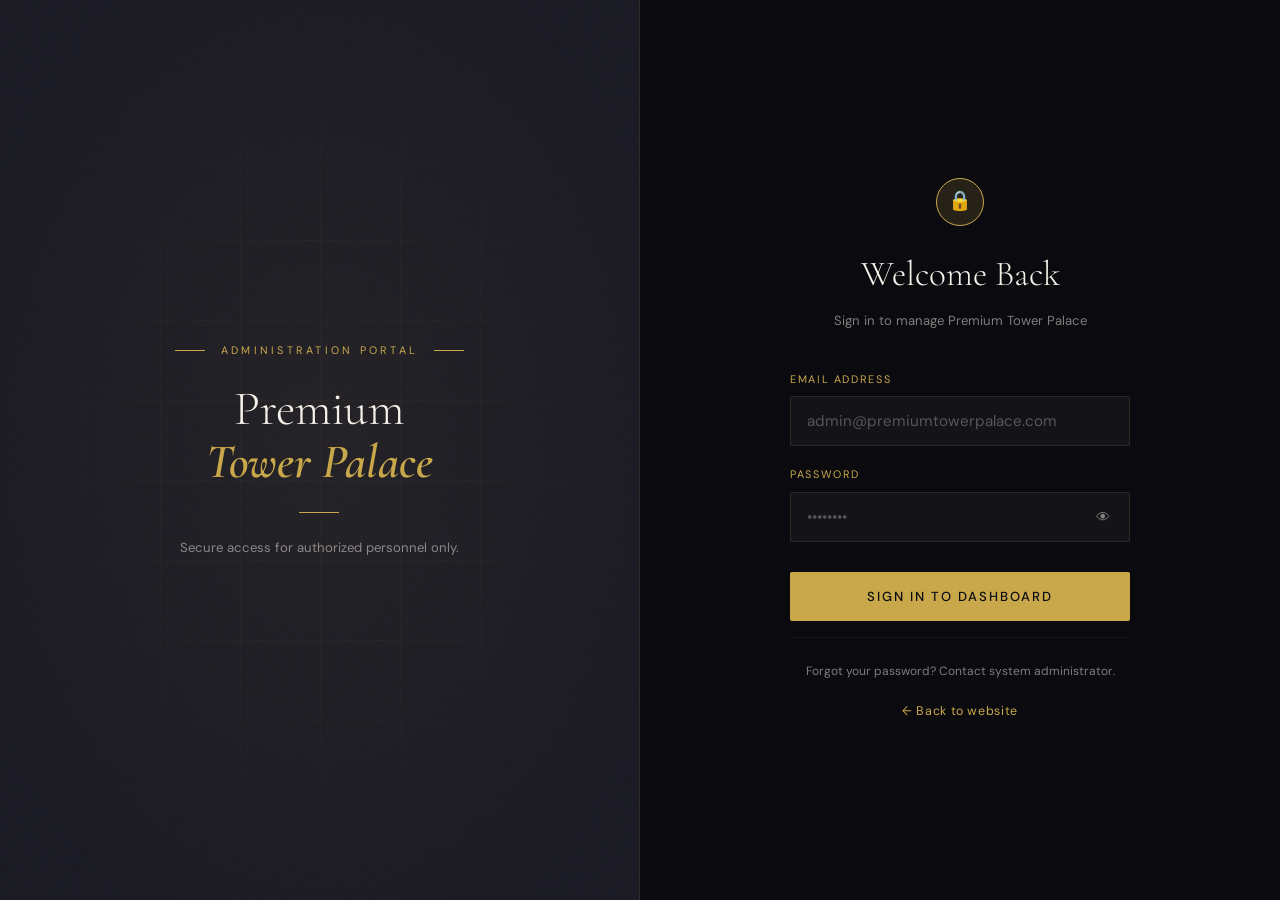
<file: client/admin/login.html>
<!DOCTYPE html>
<html lang="en">
<head>
<meta charset="UTF-8">
<meta name="viewport" content="width=device-width, initial-scale=1.0">
<title>Admin Login | Premium Tower Palace</title>
<link rel="icon" type="image/svg+xml" href="../favicon.svg">
<link rel="preconnect" href="https://fonts.googleapis.com">
<link rel="preconnect" href="https://fonts.gstatic.com" crossorigin>
<link href="https://fonts.googleapis.com/css2?family=Cormorant+Garamond:ital,wght@0,300;0,400;0,600;1,300;1,400&family=DM+Sans:wght@300;400;500&display=swap" rel="stylesheet">
<style>
:root {
  --gold: #C9A84C;
  --gold-light: #E8C97A;
  --gold-dim: rgba(201,168,76,0.15);
  --dark: #0A0A0F;
  --dark-2: #111118;
  --dark-3: #1A1A24;
  --cream: #F5F0E8;
  --text-muted: rgba(245,240,232,0.5);
  --error-red: #C94C4C;
  --transition: all 0.3s cubic-bezier(0.4, 0, 0.2, 1);
}

* { margin: 0; padding: 0; box-sizing: border-box; }

body {
  font-family: 'DM Sans', sans-serif;
  background-color: var(--dark);
  color: var(--cream);
  line-height: 1.6;
  width: 100vw;
  height: 100vh;
  overflow: hidden;
}

h1, h2, h3, .cormorant { font-family: 'Cormorant Garamond', serif; }
em { font-style: italic; color: var(--gold); font-weight: 600; }
a { text-decoration: none; color: inherit; transition: var(--transition); }
button { font-family: 'DM Sans', sans-serif; cursor: pointer; border: none; outline: none; transition: var(--transition); }

.layout-grid {
  display: grid;
  grid-template-columns: 1fr 1fr;
  height: 100%;
}

/* Left Panel - Branding */
.panel-brand {
  position: relative;
  background: var(--dark-3);
  border-right: 1px solid rgba(201,168,76,0.12);
  display: flex;
  align-items: center;
  justify-content: center;
  overflow: hidden;
}

/* Layers */
.layer-grid {
  position: absolute; inset: 0;
  background-image: 
    linear-gradient(to right, rgba(201,168,76,0.04) 1px, transparent 1px),
    linear-gradient(to bottom, rgba(201,168,76,0.04) 1px, transparent 1px);
  background-size: 80px 80px;
  -webkit-mask-image: radial-gradient(ellipse 70% 70% at 50% 50%, black 30%, transparent 80%);
  mask-image: radial-gradient(ellipse 70% 70% at 50% 50%, black 30%, transparent 80%);
  z-index: 1;
}

.layer-glow {
  position: absolute; inset: 0;
  background: radial-gradient(ellipse 60% 60% at 50% 50%, rgba(201,168,76,0.06), transparent);
  z-index: 2;
}

.layer-grain {
  position: absolute; inset: -50%; width: 200%; height: 200%;
  background-image: url("data:image/svg+xml,%3Csvg viewBox='0 0 200 200' xmlns='http://www.w3.org/2000/svg'%3E%3Cfilter id='noiseFilter'%3E%3CfeTurbulence type='fractalNoise' baseFrequency='0.65' numOctaves='3' stitchTiles='stitch'/%3E%3C/filter%3E%3Crect width='100%25' height='100%25' filter='url(%23noiseFilter)'/%3E%3C/svg%3E");
  opacity: 0.04;
  mix-blend-mode: overlay;
  pointer-events: none;
  animation: grain 0.5s steps(1) infinite;
  z-index: 3;
}

@keyframes grain {
  0%,100%{transform:translate(0,0)} 10%{transform:translate(-2%,-3%)}
  20%{transform:translate(-4%,2%)} 30%{transform:translate(3%,-1%)}
  40%{transform:translate(-1%,4%)} 50%{transform:translate(-3%,1%)}
  60%{transform:translate(4%,0)} 70%{transform:translate(-2%,3%)}
  80%{transform:translate(2%,-2%)} 90%{transform:translate(-3%,2%)}
}

.brand-content {
  position: relative;
  z-index: 10;
  text-align: center;
  display: flex;
  flex-direction: column;
  align-items: center;
}

.brand-eyebrow {
  font-size: 0.68rem;
  letter-spacing: 0.3em;
  text-transform: uppercase;
  color: var(--gold);
  display: flex;
  align-items: center;
  gap: 16px;
  margin-bottom: 24px;
}
.brand-eyebrow::before, .brand-eyebrow::after {
  content: ""; display: block; width: 30px; height: 1px; background: var(--gold);
}

.brand-h1 {
  font-family: 'Cormorant Garamond', serif;
  font-size: 3rem;
  font-weight: 300;
  color: var(--cream);
  line-height: 1.1;
  margin-bottom: 24px;
}
.brand-h1 strong { display: block; font-style: italic; color: var(--gold); font-weight: 600; }

.brand-hr { width: 40px; height: 1px; background: var(--gold); margin: 0 auto 24px; }
.brand-sub { font-size: 0.82rem; color: var(--text-muted); }

/* Right Panel - Login */
.panel-login {
  background: var(--dark);
  display: flex;
  align-items: center;
  justify-content: center;
  position: relative;
}

.login-card {
  max-width: 420px;
  width: 100%;
  padding: 0 40px;
}

@keyframes shake {
  0%,100% { transform: translateX(0); }
  20%,60% { transform: translateX(-8px); }
  40%,80% { transform: translateX(8px); }
}

.login-header { text-align: center; margin-bottom: 40px; }
.lock-icon {
  width: 48px; height: 48px;
  border-radius: 50%;
  background: var(--gold-dim);
  border: 1px solid var(--gold);
  display: flex; align-items: center; justify-content: center;
  font-size: 1.2rem;
  margin: 0 auto 20px;
}
.login-title { font-family: 'Cormorant Garamond', serif; font-size: 2.2rem; font-weight: 300; color: var(--cream); margin-bottom: 8px; }
.login-sub { font-size: 0.82rem; color: var(--text-muted); }

/* Form Fields */
.form-group { margin-bottom: 20px; position: relative; }
.form-label {
  display: block; font-size: 0.68rem; letter-spacing: 0.15em; text-transform: uppercase; color: var(--gold); margin-bottom: 8px;
}

.input-wrap { position: relative; }
.form-input {
  width: 100%;
  padding: 14px 16px;
  background: rgba(255,255,255,0.04);
  border: 1px solid rgba(201,168,76,0.15);
  border-radius: 2px;
  color: var(--cream);
  font-family: 'DM Sans', sans-serif;
  font-size: 0.95rem;
  outline: none;
  transition: border-color 0.3s;
}
.form-input:focus { border-color: rgba(201,168,76,0.5); }
.form-input::placeholder { color: rgba(245,240,232,0.3); }

/* Password Toggle */
.pwd-toggle {
  position: absolute; right: 16px; top: 50%; transform: translateY(-50%);
  background: none; border: none; color: var(--text-muted); font-size: 0.9rem; padding: 4px;
}
.pwd-toggle:hover { color: var(--gold); }

/* Button */
.btn-submit {
  width: 100%;
  background: var(--gold);
  color: var(--dark);
  padding: 16px;
  border-radius: 2px;
  font-size: 0.82rem;
  font-weight: 500;
  letter-spacing: 0.15em;
  text-transform: uppercase;
  margin-top: 10px;
  margin-bottom: 16px;
}
.btn-submit:hover {
  background: var(--gold-light);
  transform: translateY(-2px);
  box-shadow: 0 4px 15px rgba(201,168,76,0.3);
}

.login-error {
  display: none;
  color: var(--error-red);
  font-size: 0.82rem;
  text-align: center;
  margin-bottom: 16px;
  padding: 10px;
  background: rgba(201,76,76,0.1);
  border: 1px solid rgba(201,76,76,0.2);
  border-radius: 2px;
}

.login-footer { text-align: center; border-top: 1px solid rgba(255,255,255,0.05); padding-top: 24px; }
.footer-text { font-size: 0.75rem; color: var(--text-muted); margin-bottom: 16px; display: block; }
.back-link { font-size: 0.78rem; color: var(--gold); letter-spacing: 0.05em; }
.back-link:hover { text-decoration: underline; }

/* Mobile Logo (Shown only on small screens) */
.mobile-logo {
  display: none; text-align: center; margin-bottom: 40px;
  font-family: 'Cormorant Garamond', serif; font-size: 1.6rem; color: var(--gold); font-weight: 600;
}
.mobile-logo span { color: var(--cream); font-weight: 300; }

@media (max-width: 768px) {
  .layout-grid { grid-template-columns: 1fr; }
  .panel-brand { display: none; }
  .panel-login { padding: 40px 24px; align-items: flex-start; overflow-y: auto; }
  .login-card { max-width: 100%; padding: 0; margin-top: 40px; }
  .mobile-logo { display: block; }
}

</style>
</head>
<body>

<div class="layout-grid">
  <!-- Left Branding Panel -->
  <div class="panel-brand">
    <div class="layer-grid"></div>
    <div class="layer-glow"></div>
    <div class="layer-grain"></div>
    
    <div class="brand-content">
      <div class="brand-eyebrow">Administration Portal</div>
      <h1 class="brand-h1">Premium<br><strong>Tower Palace</strong></h1>
      <div class="brand-hr"></div>
      <div class="brand-sub">Secure access for authorized personnel only.</div>
    </div>
  </div>

  <!-- Right Login Panel -->
  <div class="panel-login">
    <div class="login-card" id="loginCard">
      <div class="mobile-logo">Premium <br><span>Tower Palace</span></div>
      
      <div class="login-header">
        <div class="lock-icon">🔒</div>
        <h2 class="login-title">Welcome Back</h2>
        <div class="login-sub">Sign in to manage Premium Tower Palace</div>
      </div>

      <form id="loginForm">
        <div class="form-group">
          <label class="form-label">Email Address</label>
          <input type="email" id="emailInput" class="form-input" placeholder="admin@premiumtowerpalace.com" required autocomplete="email">
        </div>

        <div class="form-group">
          <label class="form-label">Password</label>
          <div class="input-wrap">
            <input type="password" id="passwordInput" class="form-input" placeholder="••••••••" required autocomplete="current-password">
            <button type="button" class="pwd-toggle" onclick="togglePassword()" aria-label="Toggle password visibility">👁</button>
          </div>
        </div>

        <button type="submit" class="btn-submit">Sign In to Dashboard</button>
        
        <div class="login-error" id="loginError">
          ⚠ Invalid email or password. Please try again.
        </div>
      </form>

      <div class="login-footer">
        <span class="footer-text">Forgot your password? Contact system administrator.</span>
        <a href="../index.html" class="back-link">← Back to website</a>
      </div>
    </div>
  </div>
</div>

<script>
// Authentication Logic
const ADMIN_CREDENTIALS = {
  email: 'prinzanaxy@gmail.com',
  password: 'premium@123'
};

function handleLogin(e) {
  e.preventDefault();
  
  const email = document.getElementById('emailInput').value.trim();
  const password = document.getElementById('passwordInput').value;
  const loginCard = document.getElementById('loginCard');
  const errorBox = document.getElementById('loginError');

  // Reset state
  errorBox.style.display = 'none';
  loginCard.style.animation = 'none';

  if (email === ADMIN_CREDENTIALS.email && password === ADMIN_CREDENTIALS.password) {
    // Store auth token and session expiry in localStorage
    const expiryTime = Date.now() + (7 * 24 * 60 * 60 * 1000); // 7 days in milliseconds
    localStorage.setItem('ptp_token', 'ptp_admin_authenticated');
    localStorage.setItem('ptp_admin', email);
    localStorage.setItem('ptp_session_expiry', expiryTime);
    
    // Redirect to dashboard
    window.location.href = 'admin.html'; 
  } else {
    // Show error + shake animation
    // Trigger reflow to restart animation
    void loginCard.offsetWidth;
    loginCard.style.animation = 'shake 0.4s ease';
    errorBox.style.display = 'block';
    
    setTimeout(() => {
      loginCard.style.animation = '';
    }, 400);
  }
}

function togglePassword() {
  const pwd = document.getElementById('passwordInput');
  const toggle = document.querySelector('.pwd-toggle');
  if (pwd.type === 'password') {
    pwd.type = 'text';
    toggle.textContent = '👁️';
  } else {
    pwd.type = 'password';
    toggle.textContent = '👁';
  }
}

document.getElementById('loginForm').addEventListener('submit', handleLogin);
</script>

</body>
</html>
</file>
